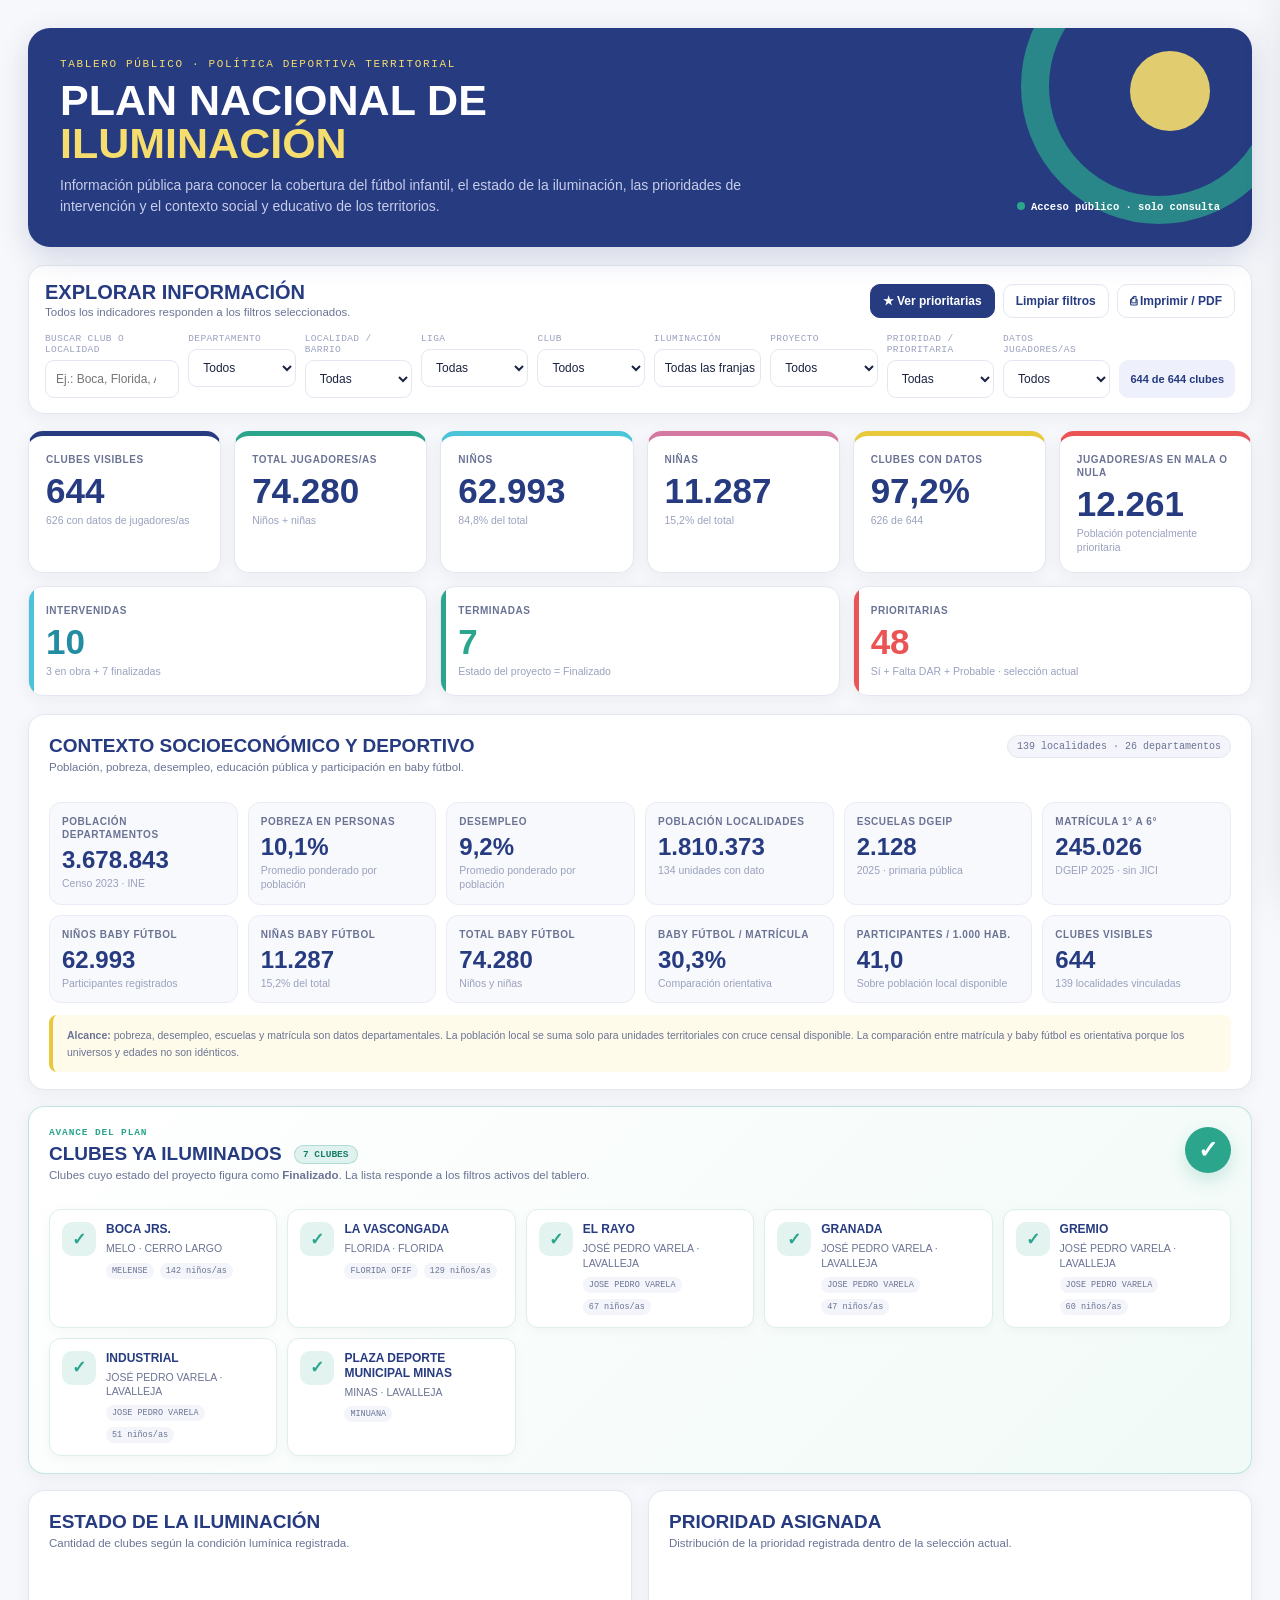
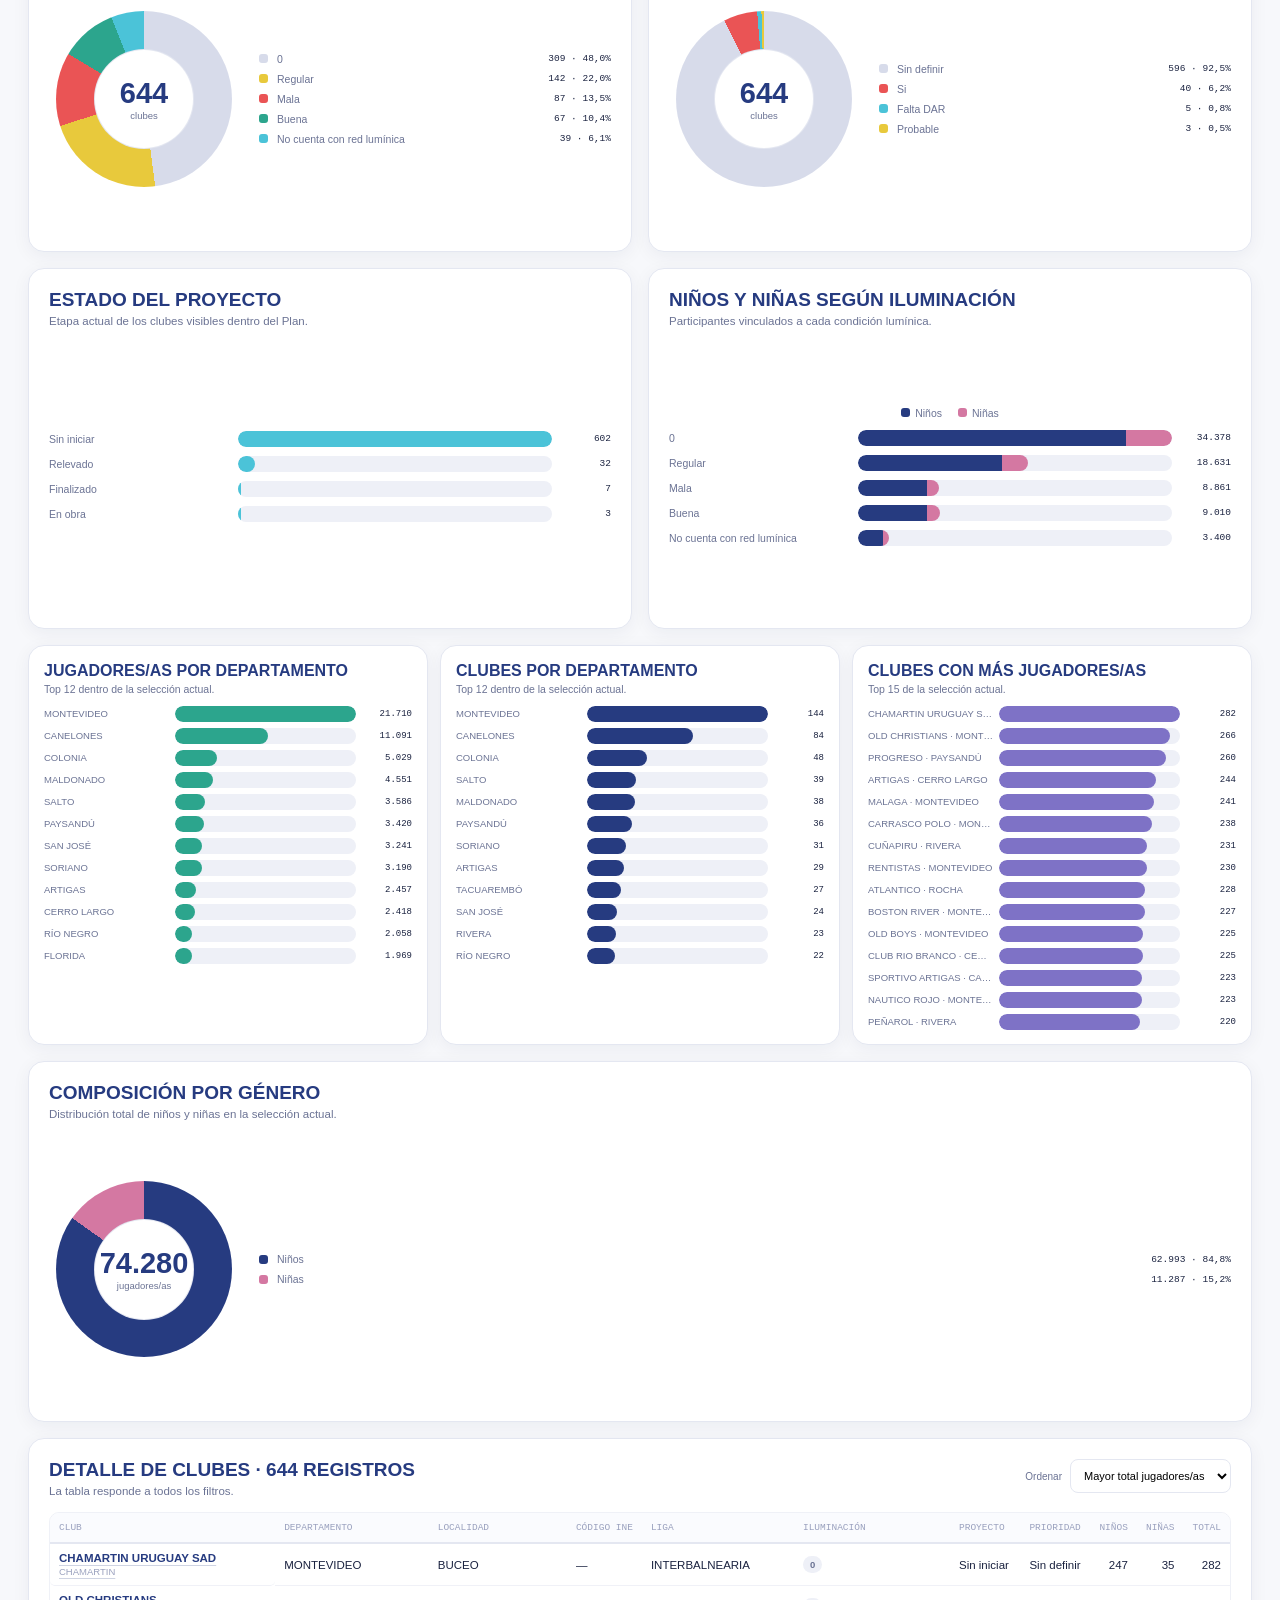
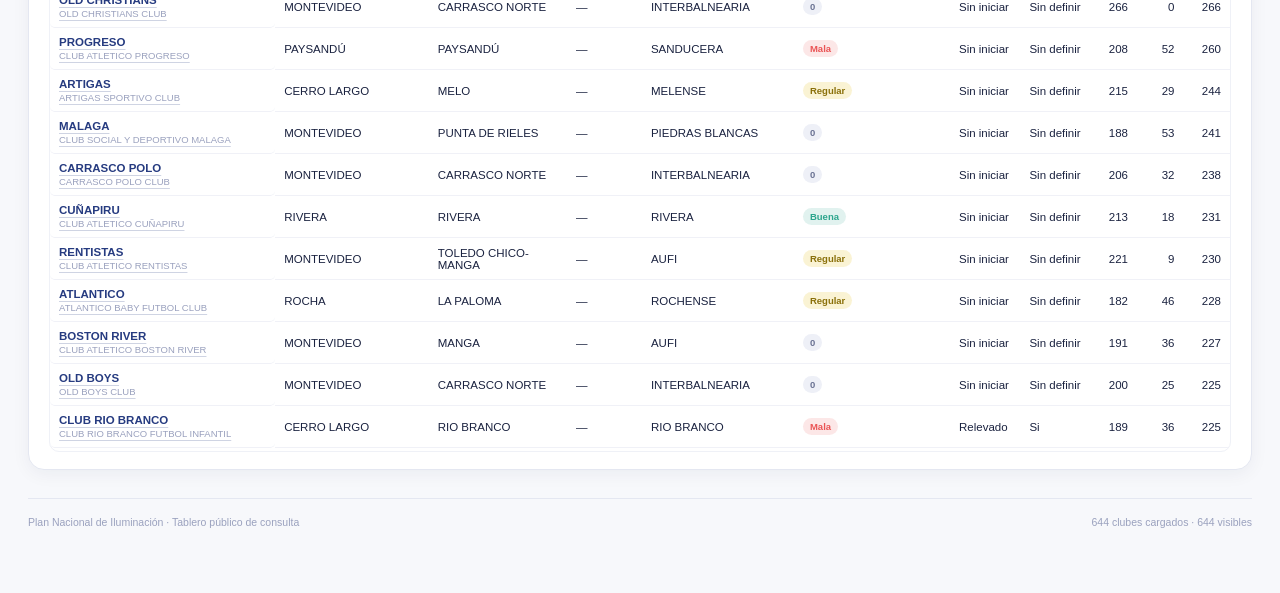
<file: index.html>
<!doctype html>
<html lang="es">
<head>
<meta charset="utf-8">
<meta name="viewport" content="width=device-width,initial-scale=1">
<meta name="theme-color" content="#263B80">
<title>Plan Nacional de Iluminación</title>
<style>
:root{--navy:#263B80;--teal:#2CA58D;--bg:#F7F8FB;--text:#1B2340;--muted:#6B7394}*{box-sizing:border-box}body{margin:0;background:var(--bg);font-family:Inter,Segoe UI,Arial,sans-serif;color:var(--text);display:grid;place-items:center;min-height:100vh}.box{width:min(560px,calc(100% - 32px));background:#fff;border:1px solid #E4E7F1;border-radius:20px;padding:28px;text-align:center;box-shadow:0 10px 30px rgba(38,59,128,.10)}.mark{width:54px;height:54px;margin:0 auto 16px;border-radius:50%;border:7px solid #E9ECF7;border-top-color:var(--teal);animation:s .8s linear infinite}h1{font-size:23px;color:var(--navy);margin:0 0 8px;text-transform:uppercase}p{color:var(--muted);font-size:13px;line-height:1.5;margin:0}.err{display:none;color:#9c3434;background:#fff2f2;border:1px solid #f0c2c2;padding:12px;border-radius:10px;margin-top:15px;font-size:12px}@keyframes s{to{transform:rotate(360deg)}}
</style>
</head>
<body>
<div class="box"><div class="mark" id="spinner"></div><h1>Plan Nacional de Iluminación</h1><p id="msg">Cargando tablero público…</p><div class="err" id="err"></div></div>
<script>
(async()=>{
 try{
  if(!('DecompressionStream' in window)) throw new Error('El navegador necesita una versión más reciente para abrir el tablero.');
  const files=['payload/public-v9-01.b64','payload/public-v9-02.b64','payload/public-v9-03.b64','payload/public-v9-04.b64','payload/public-v9-05.b64'];
  const parts=await Promise.all(files.map(f=>fetch(f+'?v=9',{cache:'no-store'}).then(r=>{if(!r.ok)throw new Error('No se pudo cargar '+f);return r.text()})));
  const b64=parts.join('').replace(/\s/g,'');
  const bin=atob(b64);
  const bytes=new Uint8Array(bin.length);
  for(let i=0;i<bin.length;i++)bytes[i]=bin.charCodeAt(i);
  const stream=new Blob([bytes]).stream().pipeThrough(new DecompressionStream('gzip'));
  let html=await new Response(stream).text();
  const css='<link rel="stylesheet" href="club-detail.css?v=2">';
  const js='<script src="club-detail.js?v=2"><\/script><script src="club-detail-fixes-v2.js?v=2"><\/script>';
  if(/<\/head\s*>/i.test(html)) html=html.replace(/<\/head\s*>/i,css+'\n</head>'); else html=css+html;
  if(/<\/body\s*>/i.test(html)) html=html.replace(/<\/body\s*>/i,js+'\n</body>'); else html+=js;
  document.open();document.write(html);document.close();
 }catch(e){
  document.getElementById('spinner').style.display='none';
  document.getElementById('msg').textContent='No fue posible cargar el tablero.';
  const el=document.getElementById('err');el.style.display='block';el.textContent=e.message||String(e);
 }
})();
</script>
</body>
</html>
</file>
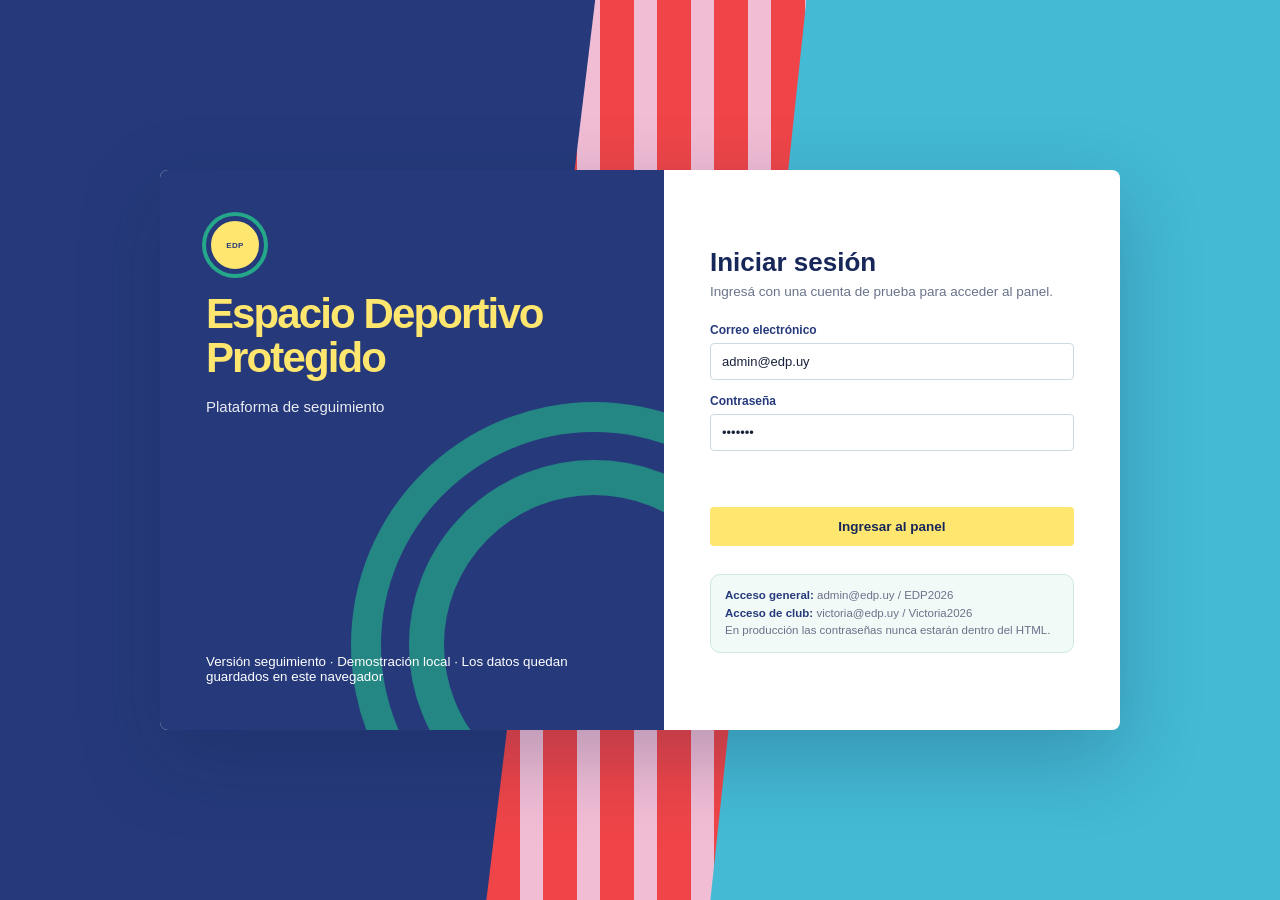
<file: edp/index.html>
<!DOCTYPE html>
<html lang="es">
<head>
<meta charset="UTF-8">
<meta name="viewport" content="width=device-width, initial-scale=1.0">
<title>Espacios Deportivos Protegidos — Panel de gestión</title>
<style>
  :root{
    --teal-500:#2CA58D;
    --teal-600:#22876F;
    --teal-700:#185A4A;
    --navy-900:#263B80;
    --navy-800:#1D2E66;
    --sidebar-grad: linear-gradient(180deg,#263B80 0%, #22876F 100%);
    --bg:#F7F8FB;
    --card:#FFFFFF;
    --line:#E4E7F1;
    --text-900:#1B2340;
    --text-600:#6B7394;
    --text-400:#9AA1BE;
    --green:#2CA58D;
    --green-bg:#E3F4EF;
    --amber:#96780A;
    --amber-bg:#FBF3D3;
    --red:#EA5455;
    --red-bg:#FCE6E6;
    --blue:#4BC3D8;
    --radius:12px;
    --shadow: 0 1px 2px rgba(15,36,48,.04), 0 4px 16px rgba(15,36,48,.06);
    font-family: -apple-system, "Segoe UI", Roboto, Helvetica, Arial, sans-serif;
  }
  *{box-sizing:border-box;}
  body{margin:0;background:var(--bg);color:var(--text-900);}
  a{text-decoration:none;color:inherit;}
  button{font-family:inherit;cursor:pointer;}

  /* ---------- LAYOUT ---------- */
  .app{display:grid;grid-template-columns:248px 1fr;min-height:100vh;}

  /* ---------- SIDEBAR ---------- */
  .sidebar{background:var(--sidebar-grad);color:#fff;display:flex;flex-direction:column;position:sticky;top:0;height:100vh;}
  .brand{display:flex;align-items:center;gap:10px;padding:20px 18px;background:#fff;color:var(--navy-900);}
  .brand-logo{width:38px;height:38px;border-radius:50%;background:conic-gradient(from 90deg,#1CA971,#2F6FE0,#E0A315,#E14B4B,#1CA971);flex:0 0 auto;}
  .brand-text{line-height:1.15;}
  .brand-text b{display:block;font-size:12.5px;letter-spacing:.02em;font-weight:800;}
  .brand-text span{display:block;font-size:10px;color:var(--text-600);margin-top:2px;}

  nav.menu{flex:1;padding:14px 10px;overflow-y:auto;}
  .menu-item{display:flex;align-items:center;gap:12px;padding:11px 12px;border-radius:9px;color:rgba(255,255,255,.88);font-size:14px;font-weight:500;margin-bottom:2px;transition:background .15s;}
  .menu-item .ic{width:18px;height:18px;flex:0 0 auto;opacity:.95;}
  .menu-item:hover{background:rgba(255,255,255,.10);}
  .menu-item.active{background:rgba(255,255,255,.18);color:#fff;font-weight:700;}
  .menu-sep{height:1px;background:rgba(255,255,255,.18);margin:14px 12px;}
  .menu-footer{padding:14px 10px 18px;}
  .sponsor-strip{padding:16px 18px 20px;font-size:10px;color:rgba(255,255,255,.7);border-top:1px solid rgba(255,255,255,.15);}

  /* ---------- MAIN ---------- */
  .main{display:flex;flex-direction:column;min-width:0;}
  .topbar{background:#fff;border-bottom:1px solid var(--line);padding:14px 28px;display:flex;align-items:center;justify-content:space-between;}
  .topbar h1{font-size:19px;margin:0;font-weight:800;color:var(--navy-900);}
  .topbar p{margin:2px 0 0;font-size:12.5px;color:var(--text-600);}
  .top-actions{display:flex;align-items:center;gap:18px;position:relative;}
  .icon-btn{position:relative;width:34px;height:34px;border-radius:50%;background:#F1F5F7;border:none;display:flex;align-items:center;justify-content:center;color:var(--text-600);}
  .badge{position:absolute;top:-3px;right:-3px;background:var(--red);color:#fff;font-size:10px;font-weight:700;border-radius:50%;width:16px;height:16px;display:flex;align-items:center;justify-content:center;}
  .user-chip{display:flex;align-items:center;gap:10px;padding:4px 10px 4px 4px;border:0;border-radius:20px;background:#F1F5F7;color:inherit;font:inherit;text-align:left;cursor:pointer;}
  .user-chip:hover,.user-chip[aria-expanded="true"]{background:#E5EDF0;}
  .user-chip:focus-visible{outline:3px solid rgba(14,142,158,.24);outline-offset:2px;}
  .user-chip .avatar{width:30px;height:30px;border-radius:50%;background:var(--navy-900);color:#fff;font-size:12px;font-weight:700;display:flex;align-items:center;justify-content:center;}
  .user-chip .u b{display:block;font-size:12.5px;}
  .user-chip .u span{display:block;font-size:10.5px;color:var(--text-600);}
  .user-chip .chevron{font-size:10px;color:var(--text-600);transition:transform .15s;}
  .user-chip[aria-expanded="true"] .chevron{transform:rotate(180deg);}

  .content{padding:24px 28px 60px;}
  .view{display:none;}
  .view.active{display:block;}

  .grid3{display:grid;grid-template-columns:repeat(3,1fr);gap:18px;}
  .grid2{display:grid;grid-template-columns:1fr 1fr;gap:18px;margin-top:18px;}
  @media(max-width:1150px){.grid3,.grid2{grid-template-columns:1fr;}}

  .card{background:var(--card);border-radius:var(--radius);box-shadow:var(--shadow);border:1px solid var(--line);padding:18px 18px 8px;}
  .card-head{display:flex;align-items:center;justify-content:between;justify-content:space-between;margin-bottom:14px;}
  .card-head h3{font-size:14.5px;margin:0;font-weight:800;color:var(--navy-900);}
  .card-head a{font-size:12.5px;color:var(--teal-600);font-weight:700;}

  .status-hero{background:linear-gradient(120deg,#12A583,#0E8E9E);border-radius:10px;padding:18px;color:#fff;display:flex;align-items:center;gap:14px;}
  .status-hero .badge-shield{width:46px;height:46px;border-radius:50%;background:rgba(255,255,255,.18);display:flex;align-items:center;justify-content:center;flex:0 0 auto;font-size:20px;}
  .status-hero h4{margin:0 0 2px;font-size:16px;}
  .status-hero p{margin:0;font-size:12.5px;opacity:.9;}

  .compliance-row{display:flex;justify-content:space-between;align-items:baseline;margin:16px 0 6px;font-size:13px;font-weight:700;color:var(--navy-900);}
  .compliance-row b{font-size:20px;}
  .bar-track{height:9px;background:#EAF1F3;border-radius:6px;overflow:hidden;}
  .bar-fill{height:100%;background:linear-gradient(90deg,#1CA971,#0EA5B7);border-radius:6px;}
  .card-sub{font-size:12px;color:var(--text-600);margin:8px 0 16px;}

  .list-item{display:flex;align-items:center;gap:12px;padding:12px 4px;border-bottom:1px solid var(--line);cursor:default;}
  .list-item:last-child{border-bottom:none;}
  .dot-icon{width:30px;height:30px;border-radius:8px;display:flex;align-items:center;justify-content:center;flex:0 0 auto;font-size:14px;}
  .dot-icon.ok{background:var(--green-bg);color:var(--green);}
  .dot-icon.warn{background:var(--amber-bg);color:var(--amber);}
  .dot-icon.bad{background:var(--red-bg);color:var(--red);}
  .li-text b{display:block;font-size:13px;font-weight:700;}
  .li-text span{display:block;font-size:11.5px;color:var(--text-600);margin-top:1px;}
  .li-chevron{margin-left:auto;color:var(--text-400);}

  .date-item{display:flex;align-items:center;gap:12px;padding:12px 4px;border-bottom:1px solid var(--line);}
  .date-item:last-child{border-bottom:none;}
  .date-box{width:44px;height:44px;border-radius:9px;background:#F1F5F7;display:flex;flex-direction:column;align-items:center;justify-content:center;flex:0 0 auto;}
  .date-box b{font-size:15px;line-height:1;}
  .date-box span{font-size:9px;color:var(--text-600);text-transform:uppercase;}
  .pill{margin-left:auto;font-size:10.5px;font-weight:700;padding:4px 10px;border-radius:20px;white-space:nowrap;}
  .pill.next{background:var(--amber-bg);color:var(--amber);}
  .pill.progress{background:#E8EEFB;color:var(--blue);}
  .pill.pending{background:var(--green-bg);color:var(--green);}
  .pill.closed{background:var(--green-bg);color:var(--green);}
  .pill.follow{background:var(--amber-bg);color:var(--amber);}

  .indicator-row{display:flex;align-items:center;gap:10px;padding:9px 0;}
  .indicator-row .ic{width:16px;height:16px;border-radius:4px;flex:0 0 auto;}
  .indicator-row .ic.mine{background:var(--green);}
  .indicator-row .ic.dept{background:var(--blue);}
  .indicator-row .ic.nat{background:var(--navy-900);}
  .indicator-row span{font-size:12.5px;flex:1;}
  .indicator-row b{font-size:14px;}
  .spark{width:70px;height:20px;flex:0 0 auto;}

  .comp-row{margin:10px 0;}
  .comp-row .comp-top{display:flex;justify-content:space-between;font-size:12px;margin-bottom:4px;color:var(--text-600);}
  .comp-track{height:7px;background:#EAF1F3;border-radius:5px;overflow:hidden;}
  .comp-fill{height:100%;background:var(--teal-600);border-radius:5px;}

  .btn-primary{display:flex;align-items:center;justify-content:center;gap:8px;background:var(--teal-600);color:#fff;border:none;border-radius:9px;padding:12px;font-size:13.5px;font-weight:700;width:100%;margin:14px 0;}
  .btn-primary:hover{background:var(--teal-700);}

  .tabs{display:flex;gap:8px;margin-bottom:16px;}
  .tab{padding:8px 16px;border-radius:8px;font-size:12.5px;font-weight:700;color:var(--text-600);background:#F1F5F7;border:none;}
  .tab.active{background:var(--teal-600);color:#fff;}

  .req-row{display:flex;align-items:center;gap:12px;padding:13px 4px;border-bottom:1px solid var(--line);}
  .req-row:last-child{border-bottom:none;}

  table.data-table{width:100%;border-collapse:collapse;font-size:13px;}
  table.data-table th{text-align:left;font-size:11px;text-transform:uppercase;letter-spacing:.03em;color:var(--text-600);padding:10px 8px;border-bottom:2px solid var(--line);}
  table.data-table td{padding:12px 8px;border-bottom:1px solid var(--line);}
  .tag{font-size:10.5px;font-weight:700;padding:4px 10px;border-radius:20px;}
  .tag.ok{background:var(--green-bg);color:var(--green);}
  .tag.warn{background:var(--amber-bg);color:var(--amber);}
  .tag.bad{background:var(--red-bg);color:var(--red);}

  .req-category{border:1px solid var(--line);border-radius:10px;margin-bottom:10px;overflow:hidden;background:#fff;}
  .req-category summary{list-style:none;cursor:pointer;padding:13px 16px;display:flex;align-items:center;gap:14px;background:#F8FAFB;}
  .req-category summary::-webkit-details-marker{display:none;}
  .req-category summary::before{content:'\203A';font-size:19px;color:var(--text-400);transition:transform .15s;flex:0 0 auto;line-height:1;}
  .req-category[open] summary::before{transform:rotate(90deg);}
  .req-category summary b{font-size:13.5px;color:var(--navy-900);flex:0 0 auto;min-width:150px;}
  .req-category summary .comp-track{flex:1;}
  .req-category summary .req-cat-pct{font-size:13px;font-weight:700;color:var(--navy-900);flex:0 0 auto;width:38px;text-align:right;}
  .req-category summary .req-cat-count{font-size:11px;color:var(--text-600);flex:0 0 auto;white-space:nowrap;}
  .req-category-body{padding:4px 16px 16px;}
  table.manual-table{width:100%;border-collapse:collapse;font-size:12.5px;margin-top:4px;}
  table.manual-table th{text-align:left;font-size:10.5px;text-transform:uppercase;letter-spacing:.03em;color:var(--text-600);padding:8px 6px;border-bottom:2px solid var(--line);}
  table.manual-table td{padding:9px 6px;border-bottom:1px solid var(--line);vertical-align:top;}
  .check-cell{white-space:nowrap;}
  .check-cell label{display:inline-flex;align-items:center;gap:3px;font-size:11.5px;color:var(--text-600);margin-right:10px;cursor:pointer;}
  .check-cell input[type=radio]{accent-color:var(--teal-600);}
  .requirement-name-btn{border:0;background:none;padding:0;color:var(--navy-900);font:inherit;font-weight:750;text-align:left;cursor:pointer;}
  .requirement-name-btn:hover{color:var(--teal-600);text-decoration:underline;}
  .requirement-check-table{width:100%;border-collapse:collapse;margin-top:4px;font-size:13px;}
  .requirement-check-table th{padding:9px 10px;text-align:left;border-top:1px solid var(--text-900);border-bottom:1px solid var(--text-900);font-size:11px;color:var(--text-900);}
  .requirement-check-table td{padding:9px 10px;border-bottom:1px solid var(--text-900);vertical-align:middle;}
  .requirement-check-table th:first-child,.requirement-check-table td:first-child{width:66%;}
  .requirement-check-table input[type="text"],.requirement-check-table input[type="date"]{width:100%;border:1px solid #ccd9df;border-radius:7px;padding:8px 9px;font:inherit;font-size:12.5px;}
  .requirement-check-options{display:flex;align-items:center;gap:10px;flex-wrap:wrap;}
  .requirement-check-options label{display:inline-flex;align-items:center;gap:4px;white-space:nowrap;font-size:12px;}
  .requirement-check-options input{accent-color:var(--teal-600);}
  .requirement-sheet-meta{font-size:12px;color:var(--text-600);margin:-8px 0 14px;}
  .placeholder-note{background:#EFF7F9;border:1px dashed #BFE0E6;border-radius:10px;padding:14px 16px;font-size:12.5px;color:var(--teal-700);margin-bottom:16px;}

  .map-wrap{border-radius:10px;overflow:hidden;border:1px solid var(--line);margin-top:10px;}
  .legend{display:flex;gap:16px;font-size:11.5px;color:var(--text-600);margin-top:10px;flex-wrap:wrap;}
  .legend span{display:inline-flex;align-items:center;gap:5px;}
  .legend i{width:8px;height:8px;border-radius:50%;display:inline-block;}

  /* ---------- DEMO FUNCIONAL: LOGIN, FORMULARIOS Y MODALES ---------- */
  .hidden{display:none!important;}
  .login-screen{min-height:100vh;display:grid;place-items:center;padding:28px;background:linear-gradient(135deg,#e9f7f8 0%,#f5f8fa 52%,#dcecf2 100%);}
  .login-shell{width:min(960px,100%);display:grid;grid-template-columns:1.05fr .95fr;background:#fff;border:1px solid var(--line);border-radius:20px;overflow:hidden;box-shadow:0 24px 70px rgba(11,47,74,.16);}
  .login-brand{padding:46px;background:var(--sidebar-grad);color:#fff;display:flex;flex-direction:column;justify-content:space-between;min-height:560px;}
  .login-brand h1{font-size:34px;line-height:1.05;margin:18px 0 14px;max-width:390px;}
  .login-brand p{font-size:15px;line-height:1.55;opacity:.9;max-width:420px;}
  .login-form{padding:46px;display:flex;flex-direction:column;justify-content:center;}
  .login-form h2{margin:0 0 6px;color:var(--navy-900);font-size:26px;}
  .login-form>p{margin:0 0 24px;color:var(--text-600);font-size:13.5px;}
  .field{display:flex;flex-direction:column;gap:6px;margin-bottom:14px;}
  .field label{font-size:12px;font-weight:750;color:var(--navy-900);}
  .field input,.field select,.field textarea,.club-select{width:100%;border:1px solid #ccd9df;border-radius:9px;padding:10px 11px;background:#fff;color:var(--text-900);font:inherit;font-size:13px;}
  .field textarea{min-height:80px;resize:vertical;}
  .field input:focus,.field select:focus,.field textarea:focus,.club-select:focus{outline:3px solid rgba(14,165,183,.14);border-color:var(--teal-500);}
  .login-error{min-height:20px;color:var(--red);font-size:12px;margin:2px 0 6px;}
  .demo-box{background:#f1f8fa;border:1px solid #cfe7eb;border-radius:10px;padding:12px 14px;font-size:11.5px;line-height:1.55;color:var(--text-600);margin-top:14px;}
  .demo-box b{color:var(--navy-900);}
  .top-club{min-width:230px;}
  .club-select{padding:8px 10px;font-weight:650;background:#f6f9fa;}
  .btn-secondary,.btn-danger,.btn-small{border:1px solid #cddbe0;background:#fff;color:var(--navy-900);border-radius:8px;padding:9px 12px;font-size:12.5px;font-weight:700;}
  .btn-secondary:hover,.btn-small:hover{background:#f1f6f8;}
  .btn-danger{border-color:#f0bbbb;color:#bd3030;background:#fff7f7;}
  .btn-small{padding:6px 9px;font-size:11.5px;}
  .btn-inline{width:auto;margin:0;padding:9px 14px;display:inline-flex;}
  .form-grid{display:grid;grid-template-columns:repeat(2,minmax(0,1fr));gap:0 16px;}
  .form-actions{display:flex;gap:9px;align-items:center;flex-wrap:wrap;margin-top:8px;}
  .toolbar{display:flex;justify-content:space-between;gap:12px;align-items:center;margin-bottom:16px;flex-wrap:wrap;}
  .toolbar-actions{display:flex;gap:8px;flex-wrap:wrap;}
  .grid4{display:grid;grid-template-columns:repeat(4,minmax(0,1fr));gap:14px;margin:0 0 18px;}
  .kpi-card{background:#fff;border:1px solid var(--line);border-radius:11px;padding:14px 16px;box-shadow:var(--shadow);display:grid;grid-template-columns:1fr auto;align-items:center;gap:3px 12px;}
  .kpi-card span{font-size:12px;font-weight:750;color:var(--text-600);}.kpi-card b{font-size:24px;color:var(--navy-900);grid-row:1/3;grid-column:2}.kpi-card small{font-size:11px;color:var(--text-600);}
  .notice{padding:11px 13px;border-radius:9px;font-size:12.5px;margin:0 0 14px;background:#eef8f5;color:#147251;border:1px solid #cceadf;}
  .notice.warn{background:#fff8e8;color:#855f08;border-color:#f1dfb4;}
  .club-row-actions{display:flex;gap:6px;}
  .editable-status{min-width:115px;border:1px solid #d5e0e4;border-radius:7px;padding:6px;background:#fff;font-size:11.5px;}
  .file-input{display:none;}
  .section-help{font-size:12.5px;line-height:1.55;color:var(--text-600);margin:0 0 16px;}
  .modal-backdrop{position:fixed;inset:0;background:rgba(7,28,42,.55);display:grid;place-items:center;padding:20px;z-index:50;}
  .modal{background:#fff;border-radius:14px;width:min(680px,100%);max-height:90vh;overflow:auto;box-shadow:0 30px 90px rgba(0,0,0,.25);padding:22px;}
  .modal-head{display:flex;align-items:center;justify-content:space-between;gap:10px;margin-bottom:16px;}
  .modal-head h3{margin:0;color:var(--navy-900);}
  .modal-close{border:none;background:#eef3f5;border-radius:50%;width:32px;height:32px;font-size:18px;}
  .mobile-menu{display:none;}
  .top-popover{position:absolute;right:0;top:48px;width:min(390px,calc(100vw - 28px));background:#fff;border:1px solid var(--line);border-radius:12px;box-shadow:0 18px 55px rgba(11,47,74,.22);z-index:60;overflow:hidden;}
  #helpPanel{right:44px;}#userPanel{width:250px;right:0;}.user-menu-summary{padding:13px 14px;border-bottom:1px solid var(--line);}.user-menu-summary b,.user-menu-summary span{display:block}.user-menu-summary b{font-size:12.5px;color:var(--navy-900)}.user-menu-summary span{font-size:11px;color:var(--text-600);margin-top:3px}.user-menu-action{width:100%;display:flex;align-items:center;gap:9px;padding:11px 14px;border:0;background:#fff;color:#B52D2D;font:inherit;font-size:12.5px;font-weight:750;text-align:left;cursor:pointer}.user-menu-action:hover{background:#FFF4F4}.popover-head{display:flex;align-items:center;justify-content:space-between;gap:10px;padding:13px 14px;border-bottom:1px solid var(--line);color:var(--navy-900);}.popover-body{max-height:430px;overflow:auto;padding:8px 14px 14px;}.popover-item{display:flex;gap:10px;padding:11px 2px;border-bottom:1px solid var(--line);}.popover-item:last-child{border-bottom:none}.popover-item .dot-icon{width:28px;height:28px}.popover-item b{display:block;font-size:12px}.popover-item span{display:block;font-size:11px;color:var(--text-600);margin-top:2px;line-height:1.35}.popover-empty{padding:22px 4px;text-align:center;color:var(--text-600);font-size:12px}.help-content p{font-size:12px;line-height:1.5;color:var(--text-600);margin:10px 0}.help-content b{color:var(--navy-900)}
  @media(max-width:820px){
    .login-shell{grid-template-columns:1fr}.login-brand{min-height:auto;padding:30px}.login-brand h1{font-size:27px}.login-form{padding:30px}
    .app{grid-template-columns:1fr}.sidebar{position:fixed;left:-260px;width:248px;z-index:40;transition:left .2s}.sidebar.open{left:0}
    .mobile-menu{display:flex}.topbar{padding:12px 16px;gap:10px}.content{padding:18px 14px 50px}.top-actions{gap:7px}.top-club{min-width:150px}.user-chip .u{display:none}
    .form-grid{grid-template-columns:1fr}.grid4{grid-template-columns:1fr 1fr}.data-table{display:block;overflow-x:auto}.topbar h1{font-size:16px}.topbar p{display:none}
  }
  /* ==========================================================
     IDENTIDAD EDP 2026
     Capa visual: conserva los selectores y la lógica del mockup.
     ========================================================== */
  :root{
    --teal-500:#24A889;--teal-600:#1E947A;--teal-700:#16705E;
    --navy-900:#263A7B;--navy-800:#172759;
    --sidebar-grad:linear-gradient(180deg,#263A7B 0%,#172759 100%);
    --bg:#F4F6F7;--card:#FFF;--line:#E3E8EB;--text-900:#18213A;--text-600:#69738A;
    --green:#24A889;--green-bg:#E3F6F1;--amber:#9B6B00;--amber-bg:#FFF7D7;
    --red:#EF4548;--red-bg:#FFF0F0;--blue:#44BAD4;--yellow:#FFE66F;
    --pink:#F1BDD5;--coral:#EF4548;--radius:7px;
    --shadow:0 14px 36px rgba(27,41,84,.08);
    font-family:"Segoe UI",Arial,sans-serif;
  }
  body{background:var(--bg)}
  .app{grid-template-columns:260px 1fr}
  .sidebar{background:var(--navy-900);overflow:hidden;isolation:isolate}
  .sidebar::after{content:"";position:absolute;z-index:-1;right:-72px;bottom:45px;width:220px;height:220px;border-radius:50%;background:radial-gradient(circle,var(--yellow) 0 18%,var(--navy-900) 18% 29%,var(--teal-500) 29% 43%,var(--navy-900) 43% 58%,var(--teal-500) 58% 68%,transparent 68%);opacity:.2}
  .brand{min-height:86px;padding:16px 18px;background:#fff;border-bottom:1px solid var(--line)}
  .brand-logo{position:relative;width:46px;height:46px;background:var(--yellow)!important;border:5px solid var(--navy-900);box-shadow:0 0 0 4px var(--teal-500),0 0 0 7px var(--navy-900)}
  .brand-logo::after{content:"EDP";position:absolute;inset:0;display:grid;place-items:center;color:var(--navy-900);font-size:8px;font-weight:900;letter-spacing:.04em}
  .brand-text b{font-size:11px;line-height:1.15;color:var(--navy-900)}
  .brand-text span{color:var(--teal-600);font-size:9px;font-weight:700}
  nav.menu{padding:22px 12px}.menu-item{position:relative;margin-bottom:4px;padding:12px 13px;border-radius:5px;font-size:13px}
  .menu-item:hover{background:rgba(255,255,255,.1)}
  .menu-item.active{color:var(--navy-900);background:var(--yellow);box-shadow:0 8px 18px rgba(9,19,54,.18)}
  .menu-item.active::before{content:"";position:absolute;top:9px;bottom:9px;left:-12px;width:4px;background:var(--coral)}
  .menu-item .ic{display:grid;place-items:center;font-size:15px}.sponsor-strip{color:rgba(255,255,255,.65);border-color:rgba(255,255,255,.13);line-height:1.6}
  .topbar{min-height:86px;padding:14px 30px;border-bottom:1px solid var(--line);box-shadow:0 3px 16px rgba(27,41,84,.035)}
  .topbar h1{color:var(--navy-800);font-size:20px;letter-spacing:-.02em}
  .topbar p{color:var(--teal-600);font-size:11px;font-weight:800;letter-spacing:.1em;text-transform:uppercase}
  .icon-btn,.user-chip{border-radius:5px;background:#F4F6F7}.user-chip .avatar{border-radius:4px;background:var(--navy-900)}
  .club-select{border-radius:4px;background:#fff;border-color:var(--line)}.content{padding:30px 32px 70px}
  .edp-dashboard-hero{position:relative;display:grid;grid-template-columns:minmax(0,1.1fr) minmax(320px,.9fr);min-height:265px;margin:-30px -32px 28px;overflow:hidden;color:#fff;background:var(--navy-900)}
  .edp-dashboard-hero::before{content:"";position:absolute;inset:0 0 0 59%;background:var(--blue)}
  .edp-dashboard-hero::after{content:"";position:absolute;z-index:1;top:0;bottom:0;left:48%;width:24%;background:repeating-linear-gradient(90deg,var(--coral) 0 26px,var(--pink) 26px 43px);clip-path:polygon(38% 0,100% 0,68% 100%,0 100%)}
  .edp-hero-copy{position:relative;z-index:2;align-self:center;padding:38px 44px;max-width:700px}
  .edp-hero-copy small{display:block;margin-bottom:12px;color:var(--yellow);font-size:10px;font-weight:900;letter-spacing:.18em;text-transform:uppercase}
  .edp-hero-copy h2{max-width:560px;margin:0;font-size:clamp(28px,3.4vw,48px);line-height:1.02;letter-spacing:-.05em}
  .edp-hero-copy h2 span{color:var(--yellow)}.edp-hero-copy p{max-width:530px;margin:15px 0 0;color:#DFE5F7;font-size:13px;line-height:1.55}
  .edp-hero-mark{position:absolute;z-index:2;top:50%;right:7%;width:190px;height:190px;transform:translateY(-50%);border-radius:50%;background:radial-gradient(circle,var(--yellow) 0 18%,var(--navy-900) 18% 29%,var(--teal-500) 29% 43%,var(--navy-900) 43% 58%,var(--teal-500) 58% 68%,var(--navy-900) 68% 80%,var(--teal-500) 80%)}
  .edp-hero-mark::after{content:"ESPACIO\A DEPORTIVO\A PROTEGIDO";white-space:pre;position:absolute;inset:35%;display:grid;place-items:center;color:var(--navy-900);font-size:8px;font-weight:900;line-height:1.45;text-align:center}
  .placeholder-note{background:#FFF9E6;border:1px solid #F0D787;border-left:4px solid var(--yellow);border-radius:4px;color:#735A13}
  .grid4{gap:16px}.kpi-card{position:relative;overflow:hidden;border-radius:6px;padding:17px 18px;box-shadow:none;transition:transform .18s,box-shadow .18s}
  .kpi-card::before{content:"";position:absolute;top:0;right:0;left:0;height:4px;background:var(--coral)}
  .kpi-card:nth-child(2)::before{background:var(--teal-500)}.kpi-card:nth-child(3)::before{background:var(--yellow)}.kpi-card:nth-child(4)::before{background:var(--navy-900)}
  .kpi-card:hover{transform:translateY(-3px);box-shadow:var(--shadow)}.kpi-card b{color:var(--navy-900);font-size:28px}
  .card{border-radius:7px;padding:20px 20px 10px;box-shadow:none;transition:box-shadow .18s}.card:hover{box-shadow:0 12px 32px rgba(27,41,84,.07)}
  .card-head h3{color:var(--navy-800);font-size:14px}.card-head a{color:var(--navy-900);border-bottom:1px solid #AEB5C8}
  .status-hero{position:relative;overflow:hidden;background:var(--navy-900);border-radius:5px}
  .status-hero::after{content:"";position:absolute;right:-28px;width:115px;height:115px;border-radius:50%;border:18px solid var(--teal-500);box-shadow:0 0 0 16px var(--navy-900),0 0 0 30px var(--teal-500);opacity:.5}
  .bar-fill,.comp-fill{background:var(--teal-500)}.bar-track,.comp-track{background:#E8EEF0}
  .btn-primary{color:var(--navy-800);background:var(--yellow);border-radius:4px}.btn-primary:hover{background:#FFDC3E}
  .btn-secondary,.btn-danger,.btn-small,.tab,.field input,.field select,.field textarea{border-radius:4px}
  .tab.active{color:#fff;background:var(--navy-900)}.dot-icon,.date-box{border-radius:4px}.req-category{border-radius:5px}
  .req-category summary{background:#F7F9F9}.tag,.pill{border-radius:3px}table.data-table th{color:var(--navy-900)}table.data-table tbody tr:hover{background:#FAFBFB}
  .login-screen{position:relative;overflow:hidden;background:var(--blue)}
  .login-screen::before{content:"";position:absolute;inset:0 48% 0 0;background:var(--navy-900)}
  .login-screen::after{content:"";position:absolute;top:0;bottom:0;left:38%;width:25%;background:repeating-linear-gradient(90deg,var(--coral) 0 34px,var(--pink) 34px 57px);clip-path:polygon(34% 0,100% 0,70% 100%,0 100%)}
  .login-shell{position:relative;z-index:2;border:0;border-radius:8px;box-shadow:0 28px 80px rgba(15,30,75,.25)}
  .login-brand{position:relative;overflow:hidden;background:var(--navy-900)}
  .login-brand::after{content:"";position:absolute;right:-115px;bottom:-100px;width:300px;height:300px;border-radius:50%;border:35px solid var(--teal-500);box-shadow:0 0 0 28px var(--navy-900),0 0 0 58px var(--teal-500);opacity:.7}
  .login-brand .brand-logo{width:58px!important;height:58px!important}.login-brand h1{position:relative;z-index:1;color:var(--yellow);font-size:42px;letter-spacing:-.045em}
  .login-brand p,.login-brand small{position:relative;z-index:1}.login-form h2{color:var(--navy-800)}.demo-box{background:#F2FAF8;border-color:#CBE9E1}
  .modal{border-radius:7px;border-top:5px solid var(--teal-500)}.modal-close{border-radius:4px}
  .read-only .btn-danger{display:none!important}
  .auth-role-note{margin:0 0 16px;padding:10px 12px;color:var(--navy-900);background:#F2FAF8;border:1px solid #CBE9E1;border-radius:4px;font-size:12px}
  /* Inicio: tablero operativo inspirado en la referencia visual. Se conservan
     los componentes originales para que sus cálculos sigan alimentando la vista. */
  #view-inicio>.edp-dashboard-hero,
  #view-inicio>.placeholder-note,
  #view-inicio>.dashboard-indicators-head,
  #view-inicio>#dashboardKpis,
  #view-inicio>#dashboardCustomIndicators{display:none!important}
  #view-inicio.active{
    display:grid;
    grid-template-columns:minmax(0,1fr) minmax(0,1fr);
    grid-template-areas:
      "state indicators"
      "actions actions";
    gap:18px;
    align-items:stretch;
  }
  #view-inicio>.grid3,#view-inicio>.grid2{display:contents!important}
  #view-inicio>.home-primary>.card:nth-child(1){grid-area:state}
  #view-inicio>.home-primary>.card:nth-child(2){grid-area:actions}
  #view-inicio>.home-primary>.card:nth-child(3){display:none!important}
  #view-inicio>.home-secondary>.card:nth-child(1),
  #view-inicio>.home-secondary>.card:nth-child(3),
  #view-inicio>.home-bottom{display:none!important}
  #view-inicio>.home-secondary>.card:nth-child(2){grid-area:indicators}
  #view-inicio .dashboard-link-card{cursor:pointer;min-width:0;padding-bottom:16px}
  #view-inicio .dashboard-link-card:focus-visible{outline:3px solid rgba(15,166,184,.32);outline-offset:3px}
  #view-inicio .dashboard-link-card:hover{box-shadow:0 12px 32px rgba(27,41,84,.09);border-color:#C8D6DB}
  #view-inicio .dashboard-link-card .list-item{cursor:pointer}
  #view-inicio .dashboard-link-card .list-item:hover{background:#F7FAFA}
  .indicator-ring{--value:0%;--ring-color:var(--teal-500);position:relative;display:grid;place-items:center;flex:0 0 auto;width:104px;height:104px;border-radius:50%;background:conic-gradient(var(--ring-color) var(--value),#E8EEF0 0)}
  .indicator-ring::before{content:"";position:absolute;inset:11px;border-radius:50%;background:#fff}
  .indicator-ring-value{position:relative;z-index:1;color:var(--navy-900);font-size:23px;font-weight:900;letter-spacing:-.04em}
  .indicator-ring.large{width:146px;height:146px}.indicator-ring.large::before{inset:15px}.indicator-ring.large .indicator-ring-value{font-size:31px}
  .dashboard-chart-summary{display:flex;align-items:center;gap:16px;margin:2px 0 13px;padding:12px 13px;background:#F7FAFA;border:1px solid var(--line);border-radius:6px}
  .dashboard-chart-copy{min-width:0}.dashboard-chart-copy b{display:block;color:var(--navy-900);font-size:13px}.dashboard-chart-copy span{display:block;margin-top:5px;color:var(--text-600);font-size:11px;line-height:1.45}
  .indicator-graphic{display:flex;align-items:center;gap:24px;min-height:162px;padding:8px 4px 14px}
  .indicator-graphic-copy{min-width:0}.indicator-graphic-copy b{display:block;color:var(--navy-900);font-size:16px}.indicator-graphic-copy span{display:block;margin-top:7px;color:var(--text-600);font-size:12px;line-height:1.5}
  .category-chart{display:grid;grid-template-columns:repeat(5,minmax(48px,1fr));align-items:end;gap:10px;min-height:205px;padding:14px 4px 0;border-bottom:1px solid var(--line)}
  .category-bar{display:flex;flex-direction:column;align-items:center;justify-content:flex-end;height:190px;min-width:0;border:0;background:transparent;padding:0;cursor:pointer}
  .category-bar:hover .category-bar-fill,.category-bar:focus-visible .category-bar-fill{filter:brightness(.86)}
  .category-bar:focus-visible{outline:3px solid rgba(15,166,184,.28);outline-offset:3px;border-radius:6px}
  .category-bar-value{margin-bottom:6px;color:var(--navy-900);font-size:11px;font-weight:900}
  .category-bar-track{display:flex;align-items:flex-end;width:min(42px,80%);height:126px;overflow:hidden;border-radius:5px 5px 0 0;background:#E8EEF0}
  .category-bar-fill{width:100%;height:var(--bar);min-height:2px;background:linear-gradient(180deg,var(--teal-500),var(--teal-700));transition:height .25s ease,filter .15s ease}
  .category-bar-label{display:block;width:100%;min-height:32px;margin-top:7px;overflow:hidden;color:var(--text-600);font-size:9px;font-weight:700;line-height:1.2;text-align:center}
  .indicator-category-lines{margin-top:16px}
  .indicator-category-line{display:block;width:100%;margin:0;padding:10px 2px;border:0;border-bottom:1px solid var(--line);background:transparent;text-align:left;cursor:pointer}
  .indicator-category-line:last-child{border-bottom:0}
  .indicator-category-line:hover,.indicator-category-line:focus-visible{background:#F7FAFA}
  .indicator-category-line:focus-visible{outline:3px solid rgba(15,166,184,.24);outline-offset:2px;border-radius:5px}
  .indicator-category-line .comp-row{display:block;margin:0;pointer-events:none}
  .indicator-category-line .comp-track,.indicator-category-line .comp-fill{display:block;width:100%}
  #view-inicio .requirement-empty{margin:18px 0 4px;padding:18px 12px;text-align:center;color:var(--text-600);background:#F7FAFA;border-radius:6px;font-size:12px}
  #view-inicio .dashboard-link-card[data-dashboard-view="requisitos"]:first-child .card-head a{visibility:hidden}
  @media(max-width:1180px){
    #view-inicio.active{grid-template-columns:1fr 1fr;grid-template-areas:"state indicators" "requirements actions"}
  }
  @media(max-width:760px){
    #view-inicio.active{grid-template-columns:1fr;grid-template-areas:"state" "indicators" "requirements" "actions"}
  }
  @media(max-width:560px){.indicator-graphic{align-items:flex-start;gap:15px}.indicator-ring.large{width:120px;height:120px}.category-chart{gap:5px}.category-bar-label{font-size:8px}}
  .dashboard-indicators-head{margin:0 0 18px}.dashboard-indicators-head h2{margin:0;color:var(--navy-900);font-size:22px}.dashboard-indicators-head p{margin:5px 0 0;color:var(--text-600);font-size:12px}
  .manual-intro{margin:0 0 18px;color:var(--text-600);font-size:12px;line-height:1.55}
  .manual-section{margin:0 0 16px;border:1px solid var(--line);border-radius:7px;overflow:hidden;background:#fff}
  .manual-section>summary{display:flex;align-items:center;gap:12px;padding:15px 17px;cursor:pointer;background:#F7F9F9;color:var(--navy-900);font-weight:800;list-style:none}
  .manual-section>summary::-webkit-details-marker{display:none}.manual-section>summary::after{content:'+';margin-left:auto;font-size:20px}.manual-section[open]>summary::after{content:'−'}
  .manual-info{display:inline-grid;place-items:center;width:19px;height:19px;flex:0 0 auto;border:1px solid #9AB0B8;border-radius:50%;background:#fff;color:var(--teal-700);font-size:11px;font-weight:900;font-style:normal;cursor:pointer}
  .manual-info:focus-visible{outline:3px solid rgba(44,165,141,.24);outline-offset:2px}
  .manual-info-panel{margin:14px 17px 0;padding:14px 16px;border:1px solid #BFD9D3;border-left:4px solid var(--teal-500);border-radius:7px;background:#F0F8F6;color:var(--text-900);font-size:12px;line-height:1.55}
  .manual-info-panel strong{display:block;margin-bottom:6px;color:var(--teal-700);font-size:12.5px}
  .manual-info-panel p{margin:0 0 7px}.manual-info-panel p:last-child{margin-bottom:0}
  .manual-info-panel ul{margin:5px 0 0;padding-left:20px}.manual-info-panel li+li{margin-top:3px}
  .manual-section-link{display:inline;padding:0;border:0;background:none;color:var(--teal-700);font:inherit;font-weight:800;text-decoration:underline;cursor:pointer}
  .manual-section-body{padding:18px}.manual-block{margin:0 0 26px}.manual-block:last-child{margin-bottom:0}.manual-block-head{display:flex;align-items:flex-start;justify-content:space-between;gap:14px;margin:0 0 10px}
  .manual-block-head h4{margin:0;color:var(--navy-900);font-size:14px}.manual-block-head p{margin:4px 0 0;color:var(--text-600);font-size:11px;line-height:1.45}
  .manual-table-wrap{overflow-x:auto;border:1px solid var(--line);border-radius:5px}.manual-entry-table{width:100%;min-width:700px;border-collapse:collapse;background:#fff}
  .manual-entry-table th{padding:10px 11px;text-align:left;color:var(--navy-900);background:#F3F6F7;border-bottom:1px solid var(--line);font-size:11px;line-height:1.35}
  .manual-entry-table td{padding:8px 10px;border-bottom:1px solid var(--line);vertical-align:middle;font-size:12px}.manual-entry-table tbody tr:last-child td{border-bottom:0}
  .manual-entry-table input,.manual-entry-table select{width:100%;min-width:100px;padding:8px;border:1px solid #CCD5DA;border-radius:4px;background:#fff;color:var(--text-900);font:inherit}
  .category-pairs{display:grid;gap:7px;min-width:250px}.category-pair{display:grid;grid-template-columns:minmax(105px,1fr) minmax(105px,1fr);gap:7px}.category-pair+ .category-pair{padding-top:7px;border-top:1px solid var(--line)}
  .availability-control{display:grid;gap:6px;min-width:140px}
  .manual-entry-table .compact{min-width:92px}.manual-entry-table .row-actions{width:86px;text-align:center}.manual-empty{padding:18px!important;text-align:center;color:var(--text-600)}
  .manual-save-note{display:flex;align-items:center;gap:7px;margin:12px 0 0;color:var(--teal-700);font-size:11px}.manual-save-note::before{content:'✓';display:grid;place-items:center;width:18px;height:18px;border-radius:50%;background:var(--green-bg);font-weight:900}
  .sign-picker{display:grid;grid-template-columns:repeat(3,minmax(0,1fr));gap:9px;margin-top:8px}.sign-option{display:flex;align-items:center;gap:9px;padding:11px;border:1px solid var(--line);border-radius:5px;background:#FAFBFB;font-size:12px;cursor:pointer}.sign-option:has(input:checked){border-color:var(--teal-500);background:var(--green-bg)}.sign-option input{width:auto;margin:0}
  .email-preview-note{margin-top:12px;padding:10px 12px;border-radius:4px;background:#F2FAF8;border:1px solid #CBE9E1;color:var(--navy-900);font-size:11px;line-height:1.5}
  .incident-signs{display:flex;flex-wrap:wrap;gap:4px}.incident-sign{padding:3px 6px;border-radius:3px;background:#EDF1FF;color:var(--navy-900);font-size:10px}
  @media(max-width:1050px){
    .edp-dashboard-hero{grid-template-columns:1fr;min-height:250px}.edp-dashboard-hero::before{inset:0 0 0 72%}.edp-dashboard-hero::after{left:65%;width:25%}
    .edp-hero-copy{padding-right:34%}.edp-hero-mark{right:2%;width:150px;height:150px}
  }
  @media(max-width:820px){
    .app{grid-template-columns:1fr}.content{padding:20px 14px 50px}.topbar{min-height:76px}
    .edp-dashboard-hero{min-height:410px;margin:-20px -14px 22px;align-content:start}.edp-dashboard-hero::before{inset:auto 0 0;height:38%}
    .edp-dashboard-hero::after{top:auto;right:0;bottom:22%;left:0;width:100%;height:20%;clip-path:none}.edp-hero-copy{padding:34px 24px 190px}
    .edp-hero-mark{top:auto;right:50%;bottom:5px;width:135px;height:135px;transform:translateX(50%)}.grid4{grid-template-columns:1fr 1fr}
    .login-screen{padding:16px}.login-screen::before,.login-screen::after{display:none}
  }
  @media(max-width:680px){.sign-picker{grid-template-columns:1fr}.manual-section-body{padding:12px}}
  @media(max-width:520px){.grid4{grid-template-columns:1fr}.top-club{min-width:115px}.top-actions{gap:4px}.edp-hero-copy h2{font-size:31px}.login-brand h1{font-size:32px}}
</style>
</head>
<body>
<section class="login-screen" id="loginScreen">
  <div class="login-shell">
    <div class="login-brand">
      <div>
        <div class="brand-logo" style="background:#fff;width:54px;height:54px;"></div>
        <h1>Espacio Deportivo Protegido</h1>
        <p>Plataforma de seguimiento</p>
      </div>
      <small>Versión seguimiento · Demostración local · Los datos quedan guardados en este navegador</small>
    </div>
    <form class="login-form" id="loginForm">
      <h2>Iniciar sesión</h2>
      <p>Ingresá con una cuenta de prueba para acceder al panel.</p>
      <div class="field"><label for="loginEmail">Correo electrónico</label><input id="loginEmail" type="email" autocomplete="username" required value="admin@edp.uy"></div>
      <div class="field"><label for="loginPassword">Contraseña</label><input id="loginPassword" type="password" autocomplete="current-password" required value="EDP2026"></div>
      <div class="login-error" id="loginError" role="alert"></div>
      <button class="btn-primary" type="submit">Ingresar al panel</button>
      <div class="demo-box"><b>Acceso general:</b> admin@edp.uy / EDP2026<br><b>Acceso de club:</b> victoria@edp.uy / Victoria2026<br><span>En producción las contraseñas nunca estarán dentro del HTML.</span></div>
    </form>
  </div>
</section>

<div class="app hidden" id="app">

  <!-- ============ SIDEBAR ============ -->
  <aside class="sidebar">
    <div class="brand">
      <div class="brand-logo"></div>
      <div class="brand-text">
        <b>ESPACIOS<br>DEPORTIVOS<br>PROTEGIDOS</b>
        <span>Secretaría Nacional del Deporte</span>
      </div>
    </div>
    <nav class="menu" id="menu">
      <a class="menu-item active" data-view="inicio"><span class="ic">🏠</span>Inicio</a>
      <a class="menu-item" data-view="requisitos"><span class="ic">📋</span>Estándares de cumplimiento</a>
      <a class="menu-item hidden" data-view="capacitaciones"><span class="ic">🎓</span>Capacitación</a>
      <a class="menu-item" data-view="incidentes"><span class="ic">🪧</span>Reclamos de cartelería</a>
      <a class="menu-item" data-view="indicadores"><span class="ic">📊</span>Indicadores</a>
      <a class="menu-item" data-view="mapa"><span class="ic">📍</span>Mapa nacional</a>
      <a class="menu-item" data-view="usuarios"><span class="ic">👥</span>Usuarios</a>
      <div class="menu-sep"></div>
      <a class="menu-item" data-view="configuracion"><span class="ic">⚙️</span>Configuración</a>
      <a class="menu-item" data-view="inicio" id="logoutBtn"><span class="ic">⏻</span>Cerrar sesión</a>
    </nav>
    <div class="sponsor-strip">
      Secretaría Nacional del Deporte<br>ONFI · UTE — Panel de seguimiento v0.7 (POC)
    </div>
  </aside>

  <!-- ============ MAIN ============ -->
  <div class="main">
    <header class="topbar">
      <div>
        <h1 id="pageTitle">Bienvenido, Club Atlético Victoria</h1>
        <p id="pageSubtitle">Panel de gestión</p>
      </div>
      <div class="top-actions">
        <button class="icon-btn mobile-menu" id="mobileMenuBtn" aria-label="Abrir menú">☰</button>
        <div class="top-club"><select class="club-select" id="clubSelector" aria-label="Club activo"></select></div>
        <button class="icon-btn" id="notificationBtn" aria-label="Notificaciones">🔔<span class="badge" id="notificationBadge">0</span></button>
        <button class="icon-btn" id="helpBtn" aria-label="Ayuda">❓</button>
        <div class="top-popover hidden" id="notificationPanel">
          <div class="popover-head"><b>Notificaciones</b><button class="btn-small" id="markNotificationsRead">Marcar leídas</button></div>
          <div class="popover-body" id="notificationList"></div>
        </div>
        <div class="top-popover hidden" id="helpPanel">
          <div class="popover-head"><b>Ayuda del panel</b><button class="modal-close" id="closeHelpBtn" aria-label="Cerrar">×</button></div>
          <div class="popover-body help-content">
            <p><b>Selector de clubes:</b> elegí un club para trabajar sobre su ficha o “Todos los clubes” para consultar el consolidado nacional.</p>
            <p><b>Cargas y modificaciones:</b> en la vista de un club podés crear y editar registros. En la vista global podés revisar información de todos los clubes e ingresar a los registros existentes.</p>
            <p><b>Requisitos:</b> los cambios de política pueden aplicarse a un club o a todos, conservando el cumplimiento particular de cada institución.</p>
            <p><b>Indicadores:</b> admite indicadores propios de cada club e indicadores nacionales.</p>
            <p><b>Respaldo:</b> exportá los datos desde Configuración antes de realizar pruebas importantes.</p>
          </div>
        </div>
        <button class="user-chip" id="userMenuBtn" type="button" aria-label="Abrir menú de usuario" aria-haspopup="true" aria-expanded="false">
          <div class="avatar" id="userAvatar">ED</div>
          <div class="u"><b id="userName">Usuario demo</b><span id="userRole">Administrador</span></div>
          <span class="chevron" aria-hidden="true">▼</span>
        </button>
        <div class="top-popover hidden" id="userPanel">
          <div class="user-menu-summary"><b id="userMenuName">Usuario demo</b><span id="userMenuRole">Administrador</span></div>
          <button class="user-menu-action" id="topLogoutBtn" type="button"><span aria-hidden="true">⏻</span>Cerrar sesión</button>
        </div>
      </div>
    </header>

    <main class="content">

      <!-- ===================== VISTA: INICIO ===================== -->
      <section class="view active" id="view-inicio">
        <div class="edp-dashboard-hero">
          <div class="edp-hero-copy">
            <small>Programa nacional</small>
            <h2>Un club más seguro.<br><span>Un juego más protegido.</span></h2>
            <p>Gestioná requisitos, formación, documentación e indicadores desde un único espacio.</p>
          </div>
          <div class="edp-hero-mark" aria-hidden="true"></div>
        </div>
        <div class="placeholder-note">Prueba de concepto — los datos que ves son de ejemplo (mock), pensados para validar navegación y estructura de información antes de conectar la base de datos real.</div>
        <div class="dashboard-indicators-head"><h2>Indicadores principales</h2><p>Los valores se actualizan automáticamente con la información del club o liga seleccionado.</p></div>
        <div class="grid4" id="dashboardKpis">
          <div class="kpi-card" style="cursor:pointer;" onclick="goTo('documentos')"><span>📄 Documentos</span><b id="kpiDocuments">0</b><small id="kpiDocumentsDetail">0 vigentes</small></div>
          <div class="kpi-card" style="cursor:pointer;" onclick="goTo('capacitaciones')"><span>🎓 Capacitaciones</span><b id="kpiTrainings">0</b><small id="kpiTrainingsDetail">0 completadas</small></div>
          <div class="kpi-card" style="cursor:pointer;" onclick="goTo('incidentes')"><span>🪧 Reclamos</span><b id="kpiIncidents">0</b><small id="kpiIncidentsDetail">0 abiertos</small></div>
          <div class="kpi-card" style="cursor:pointer;" onclick="goTo('usuarios')"><span>👥 Usuarios</span><b id="kpiUsers">0</b><small id="kpiUsersDetail">0 activos</small></div>
        </div>
        <div class="grid4 hidden" id="dashboardCustomIndicators"></div>
        <div class="grid3 home-primary">
          <!-- Estado general -->
          <div class="card dashboard-link-card" data-dashboard-view="requisitos" role="link" tabindex="0" aria-label="Abrir Estándares de cumplimiento desde Estado general">
            <div class="card-head"><h3>Estado general</h3><a href="#" onclick="goTo('requisitos');return false;">Ver estándares</a></div>
            <div class="status-hero">
              <div class="badge-shield">🛡️</div>
              <div>
                <h4>Espacio Deportivo Protegido</h4>
                <p>Tu club cumple con la política</p>
              </div>
            </div>
            <div class="compliance-row"><span>Cumplimiento general</span><b>80%</b></div>
            <div class="bar-track"><div class="bar-fill" style="width:80%"></div></div>
            <p class="card-sub">8 de 10 requisitos cumplidos</p>
          </div>

          <!-- Acciones pendientes -->
          <div class="card dashboard-link-card" data-dashboard-view="requisitos" role="link" tabindex="0" aria-label="Abrir acciones pendientes">
            <div class="card-head"><h3>Acciones pendientes</h3><a href="#" onclick="goTo('requisitos');return false;">Ver todas</a></div>
            <div class="list-item">
              <div class="dot-icon warn">⚠️</div>
              <div class="li-text"><b>Certificados vencen en 40 días</b><span>3 certificados por renovar</span></div>
              <div class="li-chevron">›</div>
            </div>
            <div class="list-item">
              <div class="dot-icon bad">✕</div>
              <div class="li-text"><b>Falta protocolo de actuación</b><span>Debes cargar el documento</span></div>
              <div class="li-chevron">›</div>
            </div>
            <div class="list-item">
              <div class="dot-icon bad">✕</div>
              <div class="li-text"><b>Acta de Comisión Directiva</b><span>Documento pendiente</span></div>
              <div class="li-chevron">›</div>
            </div>
          </div>

          <!-- Requisitos -->
          <div class="card dashboard-link-card" data-dashboard-view="requisitos" role="link" tabindex="0" aria-label="Abrir Estándares de cumplimiento">
            <div class="card-head"><h3>Estándares de cumplimiento</h3><a href="#" onclick="goTo('requisitos');return false;">Ver todos</a></div>
            <div class="tabs" id="dashboardRequirementTabs">
              <button class="tab active" type="button" data-requirement-filter="all">Todos (10)</button>
              <button class="tab" type="button" data-requirement-filter="completed">Cumplidos (8)</button>
              <button class="tab" type="button" data-requirement-filter="pending">Pendientes (2)</button>
            </div>
            <div class="list-item"><div class="dot-icon ok">✓</div><div class="li-text"><b>Responsable institucional designado</b><span>Cumplido</span></div><div class="li-chevron">›</div></div>
            <div class="list-item"><div class="dot-icon ok">✓</div><div class="li-text"><b>Reglamento interno cargado</b><span>Cumplido</span></div><div class="li-chevron">›</div></div>
            <div class="list-item"><div class="dot-icon ok">✓</div><div class="li-text"><b>Referentes capacitados</b><span>Cumplido</span></div><div class="li-chevron">›</div></div>
            <div class="list-item"><div class="dot-icon warn">⚠️</div><div class="li-text"><b>Certificados vencen en 40 días</b><span>Vence el 25/09/2025</span></div><div class="li-chevron">›</div></div>
            <div class="list-item"><div class="dot-icon bad">✕</div><div class="li-text"><b>Protocolo de actuación</b><span>Pendiente</span></div><div class="li-chevron">›</div></div>
          </div>
        </div>

        <div class="grid3 home-secondary">
          <!-- Próximas actividades -->
          <div class="card dashboard-link-card" data-dashboard-view="calendario" role="link" tabindex="0" aria-label="Abrir Próximas actividades en Calendario">
            <div class="card-head"><h3>Próximas actividades</h3><a href="#" onclick="goTo('calendario');return false;">Ver calendario</a></div>
            <div class="date-item"><div class="date-box"><b>25</b><span>Sep</span></div><div class="li-text"><b>Renovar certificados</b><span>Vencimiento: 25 de septiembre</span></div><div class="pill next">Próximo</div></div>
            <div class="date-item"><div class="date-box"><b>30</b><span>Sep</span></div><div class="li-text"><b>Capacitación obligatoria</b><span>Fecha límite: 30 de septiembre</span></div><div class="pill progress">En curso</div></div>
            <div class="date-item"><div class="date-box"><b>15</b><span>Oct</span></div><div class="li-text"><b>Actualización de autoridades</b><span>Fecha límite: 15 de octubre</span></div><div class="pill pending">Pendiente</div></div>
          </div>

          <!-- Mis indicadores -->
          <div class="card dashboard-link-card" data-dashboard-view="indicadores" role="link" tabindex="0" aria-label="Abrir Mis indicadores">
            <div class="card-head"><h3>Mis indicadores</h3><a href="#" onclick="goTo('indicadores');return false;">Ver detalle</a></div>
            <div class="dashboard-chart-summary">
              <div class="indicator-ring" id="dashboardIndicatorRing" aria-label="Cumplimiento general"><span class="indicator-ring-value" id="dashboardIndicatorRingValue">0%</span></div>
              <div class="dashboard-chart-copy"><b id="dashboardIndicatorRingTitle">Cumplimiento general</b><span id="dashboardIndicatorRingText">Se actualiza con los datos del club o liga seleccionado.</span></div>
            </div>
            <p class="card-sub" style="margin-top:0;font-weight:700;color:var(--navy-900);">Cumplimiento</p>
            <div class="indicator-row"><span class="ic mine"></span><span>Mi club o liga</span><b>95%</b></div>
            <div class="indicator-row"><span class="ic nat"></span><span>Promedio nacional</span><b>82%</b></div>
            <p class="card-sub" style="font-weight:700;color:var(--navy-900);margin-bottom:4px;">Comparativa</p>
            <div class="comp-row"><div class="comp-top"><span>Designación de referente de cumplimiento</span><span>0%</span></div><div class="comp-track"><div class="comp-fill" style="width:0%"></div></div></div>
            <div class="comp-row"><div class="comp-top"><span>Categoría y vigencia del carné</span><span>0%</span></div><div class="comp-track"><div class="comp-fill" style="width:0%"></div></div></div>
            <div class="comp-row"><div class="comp-top"><span>Protección</span><span>0%</span></div><div class="comp-track"><div class="comp-fill" style="width:0%"></div></div></div>
            <div class="comp-row"><div class="comp-top"><span>Género e inclusión de la diversidad</span><span>0%</span></div><div class="comp-track"><div class="comp-fill" style="width:0%"></div></div></div>
            <div class="comp-row"><div class="comp-top"><span>Infraestructura</span><span>0%</span></div><div class="comp-track"><div class="comp-fill" style="width:0%"></div></div></div>
          </div>

          <!-- Mapa nacional -->
          <div class="card dashboard-map-card">
            <div class="card-head"><h3>Mapa nacional</h3><a href="#" onclick="goTo('mapa');return false;">Ver mapa completo</a></div>
            <div class="tabs"><button class="tab active">Cumplimiento</button><button class="tab">Departamentos</button></div>
            <div class="map-wrap"><div id="mapMini" style="height:180px;"></div></div>
            <div class="legend">
              <span><i style="background:var(--green)"></i>Cumple (80% o más)</span>
              <span><i style="background:var(--amber)"></i>En proceso (50–79%)</span>
              <span><i style="background:var(--red)"></i>Requiere atención (&lt;50%)</span>
            </div>
          </div>
        </div>

        <div class="grid2 home-bottom">
          <!-- Documentos recientes -->
          <div class="card dashboard-link-card" data-dashboard-view="documentos" role="link" tabindex="0" aria-label="Abrir Documentos recientes">
            <div class="card-head"><h3>Documentos recientes</h3><a href="#" onclick="goTo('documentos');return false;">Ver todos</a></div>
            <div class="list-item"><div class="dot-icon" style="background:#EDF1FF;color:var(--blue);">📄</div><div class="li-text"><b>Reglamento interno del club.pdf</b><span>Subido el 10/06/2025</span></div></div>
            <div class="list-item"><div class="dot-icon" style="background:#EDF1FF;color:var(--blue);">📄</div><div class="li-text"><b>Acta Comisión Directiva 12-06-2025.pdf</b><span>Subido el 12/06/2025</span></div></div>
            <div class="list-item"><div class="dot-icon warn">📄</div><div class="li-text"><b>Protocolo de actuación.pdf</b><span>Pendiente de carga</span></div></div>
          </div>

          <!-- Reclamos recientes -->
          <div class="card dashboard-link-card" data-dashboard-view="incidentes" role="link" tabindex="0" aria-label="Abrir Reclamos recientes">
            <div class="card-head"><h3>Reclamos recientes</h3><a href="#" onclick="goTo('incidentes');return false;">Ver todos</a></div>
            <div class="list-item"><div class="dot-icon" style="background:#F1F5F7;">⏱️</div><div class="li-text"><b>16/06/2026 · Lesión</b><span>Entrenamiento – Cancha 1</span></div><div class="pill closed">Cerrado</div></div>
            <div class="list-item"><div class="dot-icon" style="background:#F1F5F7;">⏱️</div><div class="li-text"><b>02/06/2026 · Violencia</b><span>Partido – Cancha 2</span></div><div class="pill follow">En seguimiento</div></div>
            <div class="list-item"><div class="dot-icon" style="background:#F1F5F7;">⏱️</div><div class="li-text"><b>18/05/2026 · Discriminación</b><span>Entrenamiento – Cancha 1</span></div><div class="pill closed">Cerrado</div></div>
            <button class="btn-primary" id="dashboardNewIncidentBtn" type="button">+ Nuevo reclamo</button>
          </div>
        </div>
      </section>

      <!-- ===================== VISTA: REQUISITOS ===================== -->
      <section class="view" id="view-requisitos">
        <div class="card">
          <div class="card-head"><h3>Estándares de cumplimiento</h3><button class="btn-primary btn-inline hidden" id="newRequirementBtn">+ Agregar estándar</button></div>
          <p class="manual-intro">Los estándares de cumplimiento se organizan en 5 categorías e indican el nivel de avance del club o liga en la política de EDP. NO TE QUEDES ATRÁS!!!</p>
          <div id="requisitosAccordion"></div>
        </div>
      </section>

      <!-- ===================== VISTA: CAPACITACIONES ===================== -->
      <section class="view" id="view-capacitaciones">
        <div class="card">
          <div class="card-head"><h3>Capacitaciones dictadas por la SND</h3><button class="btn-primary btn-inline" id="newTrainingBtn">+ Agregar capacitación</button></div>
          <p class="manual-intro">Registro administrado exclusivamente por la SND. Agregá una fila por capacitación, con la fecha, la cantidad de participantes y los temas tratados.</p>
          <table class="data-table">
            <thead><tr><th>Capacitación</th><th>Fecha</th><th>Participantes (N.º)</th><th>Temas tratados</th><th>Acciones</th></tr></thead>
            <tbody id="trainingsTableBody"></tbody>
          </table>
        </div>
      </section>

      <!-- ===================== VISTA: DOCUMENTOS ===================== -->
      <section class="view" id="view-documentos">
        <div class="card">
          <div class="card-head"><h3>Documentos del club</h3><button class="btn-primary btn-inline" id="newDocumentBtn">+ Subir documento</button></div>
          <div class="placeholder-note">En esta demostración se guardan archivos de hasta 1,5 MB en el navegador. En producción se almacenarán en un repositorio seguro.</div>
          <table class="data-table">
            <thead><tr><th>Documento</th><th>Tipo</th><th>Fecha</th><th>Vencimiento</th><th>Estado</th><th>Acciones</th></tr></thead>
            <tbody id="documentsTableBody"></tbody>
          </table>
        </div>
      </section>

      <!-- ===================== VISTA: CALENDARIO ===================== -->
      <section class="view" id="view-calendario">
        <div class="card">
          <div class="card-head"><h3>Actividades y vencimientos</h3><button class="btn-primary btn-inline" id="newCalendarBtn">+ Agregar actividad</button></div>
          <div id="calendarList"></div>
        </div>
      </section>

      <!-- ===================== VISTA: INCIDENTES ===================== -->
      <section class="view" id="view-incidentes">
        <div class="card">
          <div class="card-head"><h3>Reclamos de cartelería</h3><button class="btn-primary btn-inline" id="newIncidentBtn">+ Reportar reclamo</button></div>
          <table class="data-table">
            <thead><tr><th>Fecha</th><th>Carteles / tótem</th><th>Lugar</th><th>Descripción</th><th>Estado</th><th>Acciones</th></tr></thead>
            <tbody id="incidentsTableBody"></tbody>
          </table>
        </div>
      </section>

      <!-- ===================== VISTA: INDICADORES ===================== -->
      <section class="view" id="view-indicadores">
        <div class="toolbar">
          <div><h2 style="margin:0 0 4px;font-size:18px;color:var(--navy-900);">Indicadores</h2><p class="section-help" style="margin:0;" id="indicatorScopeLabel">Indicadores del club o liga seleccionado</p></div>
          <button class="btn-primary btn-inline" id="newIndicatorBtn">+ Agregar indicador</button>
        </div>
        <div class="grid2">
          <div class="card">
            <div class="card-head"><h3>Cumplimiento comparado</h3></div>
            <div class="indicator-graphic">
              <div class="indicator-ring large" id="indicatorMainRing" aria-label="Cumplimiento general"><span class="indicator-ring-value" id="indicatorMainRingValue">0%</span></div>
              <div class="indicator-graphic-copy"><b id="indicatorMainRingTitle">Cumplimiento general</b><span id="indicatorMainRingText">Resultado calculado con la información registrada.</span></div>
            </div>
            <div class="indicator-row"><span class="ic mine"></span><span>Mi club o liga</span><b>95%</b></div>
            <div class="indicator-row"><span class="ic nat"></span><span>Promedio nacional</span><b>82%</b></div>
          </div>
          <div class="card">
            <div class="card-head"><h3>Comparativa por categoría</h3></div>
            <div class="category-chart" id="indicatorCategoryChart" aria-label="Gráfico de cumplimiento por categoría"></div>
            <div class="indicator-category-lines" id="indicatorCategoryLines" aria-label="Cumplimiento por las secciones del Manual EDP"></div>
          </div>
        </div>
        <div class="card" style="margin-top:18px;">
          <div class="card-head"><h3>Indicadores configurables</h3></div>
          <div style="overflow-x:auto;"><table class="data-table"><thead><tr><th>Indicador</th><th>Valor</th><th>Meta</th><th>Estado</th><th>Actualizado</th><th>Acciones</th></tr></thead><tbody id="customIndicatorsTableBody"></tbody></table></div>
        </div>
      </section>

      <!-- ===================== VISTA: MAPA ===================== -->
      <section class="view" id="view-mapa">
        <div class="card">
          <div class="card-head"><h3>Mapa nacional de clubes</h3></div>
          <div class="tabs"><button class="tab active">Cumplimiento</button><button class="tab">Departamentos</button></div>
          <div class="map-wrap"><div id="mapFull" style="height:480px;"></div></div>
          <div class="legend">
            <span><i style="background:var(--green)"></i>Cumple (80% o más)</span>
            <span><i style="background:var(--amber)"></i>En proceso (50–79%)</span>
            <span><i style="background:var(--red)"></i>Requiere atención (&lt;50%)</span>
          </div>
        </div>
      </section>

      <!-- ===================== VISTA: USUARIOS ===================== -->
      <section class="view" id="view-usuarios">
        <div class="card">
          <div class="card-head"><h3>Usuarios del club o liga</h3><button class="btn-primary btn-inline" id="newUserBtn">+ Agregar usuario</button></div>
          <div class="placeholder-note">Los usuarios activos pueden iniciar sesión en esta demostración con el correo y la contraseña definidos aquí.</div>
          <table class="data-table">
            <thead><tr><th>Nombre</th><th>Rol</th><th>Email</th><th>Último acceso</th><th>Estado</th><th>Acciones</th></tr></thead>
            <tbody id="usersTableBody"></tbody>
          </table>
        </div>
      </section>

      <!-- ===================== VISTA: CONFIGURACIÓN ===================== -->
      <section class="view" id="view-configuracion">
        <div class="toolbar">
          <div><h2 style="margin:0 0 4px;font-size:18px;color:var(--navy-900);">Clubes de prueba</h2><p class="section-help" style="margin:0;">Creá, editá y cambiá datos sin tocar el código.</p></div>
          <div class="toolbar-actions">
            <button class="btn-secondary" id="exportBtn">Exportar respaldo</button>
            <label class="btn-secondary" for="importInput" style="cursor:pointer;">Importar respaldo</label><input class="file-input" id="importInput" type="file" accept="application/json">
            <button class="btn-danger" id="resetBtn">Restablecer demo</button>
          </div>
        </div>
        <div id="configNotice"></div>
        <div class="grid2" style="grid-template-columns:1.15fr .85fr;align-items:start;">
          <div class="card">
            <div class="card-head"><h3>Clubes y ligas cargados</h3><button class="btn-primary btn-inline" id="newClubBtn">+ Agregar club</button></div>
            <div style="overflow-x:auto;"><table class="data-table"><thead><tr><th>Club</th><th>Departamento</th><th>Cumplimiento</th><th>Acciones</th></tr></thead><tbody id="clubsTableBody"></tbody></table></div>
          </div>
          <div class="card">
            <div class="card-head"><h3>Cómo usar esta versión</h3></div>
            <p class="section-help">Los cambios se guardan automáticamente en este navegador. Podés cambiar de club desde el selector superior y modificar el estado de cada requisito desde la sección <b>Estándares de cumplimiento</b>.</p>
            <p class="section-help">Usá <b>Exportar respaldo</b> para descargar todos los datos en JSON. Luego podés recuperarlos con <b>Importar respaldo</b>.</p>
            <div class="notice warn">Esta versión sirve para validar funcionamiento y diseño. No debe publicarse con datos reales ni contraseñas reales.</div>
          </div>
        </div>
        <div class="card" style="margin-top:18px;">
          <div class="card-head"><h3>Mapa nacional de Google My Maps</h3></div>
          <p class="section-help">Pegá el enlace de edición, visualización o inserción de My Maps. El panel extraerá automáticamente el identificador y usará la versión para insertar.</p>
          <form id="mapSettingsForm">
            <div class="field"><label for="mapSourceUrl">Enlace o código iframe del mapa</label><textarea id="mapSourceUrl" placeholder="Pegá aquí el enlace o el código &lt;iframe ...&gt; completo" style="min-height:86px;"></textarea></div>
            <div class="form-actions"><button class="btn-primary btn-inline" type="submit">Guardar mapa</button><button class="btn-secondary" id="clearMapBtn" type="button">Volver al mapa esquemático</button><a class="btn-secondary" id="openMapBtn" href="#" target="_blank" rel="noopener">Abrir mapa original</a></div>
          </form>
          <div id="mapSettingsNotice"></div>
        </div>
      </section>

    </main>
  </div>
</div>

<div class="modal-backdrop hidden" id="clubModal" role="dialog" aria-modal="true" aria-labelledby="clubModalTitle">
  <div class="modal">
    <div class="modal-head"><h3 id="clubModalTitle">Nuevo club</h3><button class="modal-close" id="closeClubModal" aria-label="Cerrar">×</button></div>
    <form id="clubForm">
      <input type="hidden" id="clubId">
      <div class="form-grid">
        <div class="field"><label for="clubName">Nombre del club o liga *</label><input id="clubName" required maxlength="120"></div>
        <div class="field"><label for="clubDepartment">Departamento *</label><select id="clubDepartment" required></select></div>
        <div class="field"><label for="clubCity">Localidad</label><input id="clubCity" maxlength="100"></div>
        <div class="field"><label for="clubLeague">Liga</label><input id="clubLeague" maxlength="120"></div>
        <div class="field"><label for="clubEmail">Correo de contacto</label><input id="clubEmail" type="email" maxlength="150"></div>
        <div class="field"><label for="clubPhone">Teléfono</label><input id="clubPhone" maxlength="30"></div>
        <div class="field"><label for="clubStatus">Estado inicial de requisitos</label><select id="clubStatus"><option value="varied">Ejemplo variado</option><option value="pending">Todos pendientes</option><option value="complete">Todos cumplidos</option></select></div>
        <div class="field"><label for="clubColor">Color identificador</label><input id="clubColor" type="color" value="#0B8E9E" style="height:39px;padding:4px;"></div>
      </div>
      <div class="form-actions"><button class="btn-primary btn-inline" type="submit">Guardar club</button><button class="btn-secondary" type="button" id="cancelClubModal">Cancelar</button></div>
    </form>
  </div>
</div>

<div class="modal-backdrop hidden" id="documentModal" role="dialog" aria-modal="true" aria-labelledby="documentModalTitle">
  <div class="modal">
    <div class="modal-head"><h3 id="documentModalTitle">Subir documento</h3><button class="modal-close" data-close-modal="documentModal" aria-label="Cerrar">×</button></div>
    <form id="documentForm">
      <input type="hidden" id="documentId">
      <div class="form-grid">
        <div class="field"><label for="documentTitle">Nombre o descripción *</label><input id="documentTitle" required maxlength="160"></div>
        <div class="field"><label for="documentType">Tipo *</label><select id="documentType" required><option>Reglamento</option><option>Acta</option><option>Protocolo</option><option>Certificado legal</option><option>Informe</option><option>Otro</option></select></div>
        <div class="field"><label for="documentDate">Fecha del documento *</label><input id="documentDate" type="date" required></div>
        <div class="field"><label for="documentExpiry">Fecha de vencimiento</label><input id="documentExpiry" type="date"></div>
        <div class="field"><label for="documentStatus">Estado</label><select id="documentStatus"><option value="vigente">Vigente</option><option value="revision">Pendiente de revisión</option><option value="vencido">Vencido</option></select></div>
        <div class="field"><label for="documentFile">Archivo <span id="documentFileHint">*</span></label><input id="documentFile" type="file" accept=".pdf,.doc,.docx,.xls,.xlsx,.jpg,.jpeg,.png"></div>
      </div>
      <p class="section-help" id="currentFileLabel"></p>
      <div class="login-error" id="documentError"></div>
      <div class="form-actions"><button class="btn-primary btn-inline" type="submit">Guardar documento</button><button class="btn-secondary" type="button" data-close-modal="documentModal">Cancelar</button></div>
    </form>
  </div>
</div>

<div class="modal-backdrop hidden" id="staffFormationModal" role="dialog" aria-modal="true" aria-labelledby="staffFormationModalTitle">
  <div class="modal">
    <div class="modal-head"><h3 id="staffFormationModalTitle">Editar ficha de vigencia del carné</h3><button class="modal-close" data-close-modal="staffFormationModal" aria-label="Cerrar">×</button></div>
    <form id="staffFormationForm">
      <input type="hidden" id="staffFormationRowId">
      <input type="hidden" id="staffFormationClubId">
      <div class="form-grid">
        <div class="field"><label for="staffFormationName">Nombre *</label><input id="staffFormationName" required maxlength="140"></div>
        <div class="field"><label for="staffFormationCategory">Categoría a cargo *</label><input id="staffFormationCategory" required maxlength="80"></div>
        <div class="field"><label for="staffFormationClub">Club al que pertenece</label><input id="staffFormationClub" readonly></div>
                                <div class="field"><label for="staffFormationOnfi">Certificación ONFI</label><select id="staffFormationOnfi"><option value="yes">Sí</option><option value="no">No</option></select></div>
        <div class="field"><label for="staffFormationLicense">Licencia C</label><select id="staffFormationLicense"><option value="yes">Sí</option><option value="no">No</option></select></div>
        <div class="field"><label for="staffFormationExpiry">Fecha de vencimiento</label><input id="staffFormationExpiry" type="date"></div>
      </div>
      <div class="form-actions"><button class="btn-primary btn-inline" type="submit">Guardar ficha</button><button class="btn-secondary" type="button" data-close-modal="staffFormationModal">Cancelar</button></div>
    </form>
  </div>
</div>

<div class="modal-backdrop hidden" id="trainingModal" role="dialog" aria-modal="true" aria-labelledby="trainingModalTitle">
  <div class="modal">
    <div class="modal-head"><h3 id="trainingModalTitle">Nueva capacitación</h3><button class="modal-close" data-close-modal="trainingModal" aria-label="Cerrar">×</button></div>
    <form id="trainingForm">
      <input type="hidden" id="trainingId">
      <div class="form-grid">
        <div class="field"><label for="trainingType">Nombre de la capacitación *</label><input id="trainingType" required maxlength="140"></div>
        <div class="field"><label for="trainingDate">Fecha *</label><input id="trainingDate" type="date" required></div>
        <div class="field" id="trainingParticipantsField"><label for="trainingParticipants">Participantes (N.º) *</label><input id="trainingParticipants" type="number" min="0" required></div>
        <div class="field" style="grid-column:1/-1;"><label for="trainingTopics">Temas tratados *</label><textarea id="trainingTopics" required maxlength="700"></textarea></div>
      </div>
      <div class="form-actions"><button class="btn-primary btn-inline" type="submit">Guardar capacitación</button><button class="btn-secondary" type="button" data-close-modal="trainingModal">Cancelar</button></div>
    </form>
  </div>
</div>

<div class="modal-backdrop hidden" id="calendarModal" role="dialog" aria-modal="true" aria-labelledby="calendarModalTitle">
  <div class="modal">
    <div class="modal-head"><h3 id="calendarModalTitle">Nueva actividad</h3><button class="modal-close" data-close-modal="calendarModal" aria-label="Cerrar">×</button></div>
    <form id="calendarForm">
      <input type="hidden" id="calendarId">
      <div class="form-grid">
        <div class="field"><label for="calendarTitle">Actividad *</label><input id="calendarTitle" required maxlength="160"></div>
        <div class="field"><label for="calendarType">Tipo</label><select id="calendarType"><option>Actividad</option><option>Vencimiento</option><option>Capacitación</option><option>Reunión</option><option>Inspección</option></select></div>
        <div class="field"><label for="calendarDate">Fecha *</label><input id="calendarDate" type="date" required></div>
        <div class="field"><label for="calendarTime">Hora</label><input id="calendarTime" type="time"></div>
        <div class="field"><label for="calendarStatus">Estado</label><select id="calendarStatus"><option value="pendiente">Pendiente</option><option value="curso">En curso</option><option value="completada">Completada</option><option value="cancelada">Cancelada</option></select></div>
        <div class="field"><label for="calendarLocation">Lugar</label><input id="calendarLocation" maxlength="140"></div>
      </div>
      <div class="field"><label for="calendarNotes">Detalle</label><textarea id="calendarNotes" maxlength="500"></textarea></div>
      <div class="form-actions"><button class="btn-primary btn-inline" type="submit">Guardar actividad</button><button class="btn-secondary" type="button" data-close-modal="calendarModal">Cancelar</button></div>
    </form>
  </div>
</div>

<div class="modal-backdrop hidden" id="incidentModal" role="dialog" aria-modal="true" aria-labelledby="incidentModalTitle">
  <div class="modal">
    <div class="modal-head"><h3 id="incidentModalTitle">Reportar reclamo de cartelería</h3><button class="modal-close" data-close-modal="incidentModal" aria-label="Cerrar">×</button></div>
    <form id="incidentForm">
      <input type="hidden" id="incidentId">
      <div class="form-grid">
        <div class="field"><label for="incidentDate">Fecha *</label><input id="incidentDate" type="date" required></div>
        <div class="field"><label for="incidentType">Tipo</label><select id="incidentType"><option>Reclamo de cartelería</option></select></div>
        <div class="field"><label for="incidentPlace">Lugar / contexto *</label><input id="incidentPlace" required maxlength="160" placeholder="Ej.: Entrenamiento – Cancha 1"></div>
        <div class="field"><label for="incidentStatus">Estado</label><select id="incidentStatus"><option value="abierto">Abierto</option><option value="seguimiento">En seguimiento</option><option value="cerrado">Cerrado</option></select></div>
      </div>
      <div class="field"><label>Carteles involucrados *</label><div class="sign-picker" id="incidentSignPicker">
        <label class="sign-option"><input type="checkbox" name="incidentSign" value="Cartel en columnas">Cartel en columnas</label>
        <label class="sign-option"><input type="checkbox" name="incidentSign" value="Totem">Totem</label>
        <label class="sign-option"><input type="checkbox" name="incidentSign" value="Otros">Otros</label>
      </div></div>
      <div class="field"><label for="incidentDescription">Descripción *</label><textarea id="incidentDescription" required maxlength="700"></textarea></div>
      <div class="field"><label for="incidentActions">Medidas o seguimiento realizado</label><textarea id="incidentActions" maxlength="700"></textarea></div>
      <label class="sign-option" style="margin-top:12px;"><input id="incidentPrepareEmail" type="checkbox" checked disabled>Aviso obligatorio por correo a d.pinto@deporte.gub.uy al guardar</label>
      <div class="email-preview-note">Al guardar se abrirá obligatoriamente un correo ya redactado en tu aplicación de correo. Por seguridad, el envío requiere que la persona confirme <b>Enviar</b>. El envío automático quedará habilitado cuando el sistema tenga backend.</div>
      <div class="form-actions"><button class="btn-primary btn-inline" type="submit">Guardar incidente</button><button class="btn-secondary" type="button" data-close-modal="incidentModal">Cancelar</button></div>
    </form>
  </div>
</div>

<div class="modal-backdrop hidden" id="userModal" role="dialog" aria-modal="true" aria-labelledby="userModalTitle">
  <div class="modal">
    <div class="modal-head"><h3 id="userModalTitle">Nuevo usuario</h3><button class="modal-close" data-close-modal="userModal" aria-label="Cerrar">×</button></div>
    <form id="userForm">
      <input type="hidden" id="managedUserId">
      <div class="form-grid">
        <div class="field"><label for="managedUserName">Nombre completo *</label><input id="managedUserName" required maxlength="150"></div>
        <div class="field"><label for="managedUserEmail">Correo de acceso *</label><input id="managedUserEmail" type="email" required maxlength="150"></div>
        <div class="field"><label for="managedUserRole">Rol *</label><select id="managedUserRole"><option>Administrador de club</option><option>Referente de cumplimiento</option><option>Consulta (solo lectura)</option></select></div>
        <div class="field"><label for="managedUserStatus">Estado</label><select id="managedUserStatus"><option value="true">Activo</option><option value="false">Inactivo</option></select></div>
        <div class="field"><label for="managedUserPassword">Contraseña <span id="managedUserPasswordHint">*</span></label><input id="managedUserPassword" type="password" minlength="6" autocomplete="new-password"></div>
      </div>
      <div class="login-error" id="managedUserError"></div>
      <div class="notice warn">Es una cuenta de demostración: la contraseña queda guardada localmente. No uses una contraseña real.</div>
      <div class="form-actions"><button class="btn-primary btn-inline" type="submit">Guardar usuario</button><button class="btn-secondary" type="button" data-close-modal="userModal">Cancelar</button></div>
    </form>
  </div>
</div>

<div class="modal-backdrop hidden" id="indicatorModal" role="dialog" aria-modal="true" aria-labelledby="indicatorModalTitle">
  <div class="modal">
    <div class="modal-head"><h3 id="indicatorModalTitle">Agregar indicador</h3><button class="modal-close" data-close-modal="indicatorModal" aria-label="Cerrar">×</button></div>
    <form id="indicatorForm">
      <input type="hidden" id="indicatorId">
      <div class="form-grid">
        <div class="field"><label for="indicatorName">Nombre del indicador *</label><input id="indicatorName" required maxlength="120" placeholder="Ej.: Familias participantes"></div>
        <div class="field"><label for="indicatorValue">Valor actual *</label><input id="indicatorValue" type="number" step="any" required></div>
        <div class="field"><label for="indicatorUnit">Unidad</label><input id="indicatorUnit" maxlength="30" placeholder="Ej.: %, personas, clubes"></div>
        <div class="field"><label for="indicatorTarget">Meta</label><input id="indicatorTarget" type="number" step="any"></div>
        <div class="field"><label for="indicatorStatus">Estado</label><select id="indicatorStatus"><option value="ok">En objetivo</option><option value="warn">Requiere seguimiento</option><option value="bad">Fuera de objetivo</option></select></div>
        <div class="field"><label for="indicatorDate">Fecha de actualización</label><input id="indicatorDate" type="date"></div>
      </div>
      <div class="field"><label for="indicatorNotes">Descripción / fuente</label><textarea id="indicatorNotes" maxlength="500" placeholder="Indicá qué mide y de dónde surge el dato."></textarea></div>
      <div class="notice" id="indicatorScopeNotice"></div>
      <div class="form-actions"><button class="btn-primary btn-inline" type="submit">Guardar indicador</button><button class="btn-secondary" type="button" data-close-modal="indicatorModal">Cancelar</button></div>
    </form>
  </div>
</div>

<div class="modal-backdrop hidden" id="requirementModal" role="dialog" aria-modal="true" aria-labelledby="requirementModalTitle">
  <div class="modal">
    <div class="modal-head"><h3 id="requirementModalTitle">Agregar requisito</h3><button class="modal-close" data-close-modal="requirementModal" aria-label="Cerrar">×</button></div>
    <form id="requirementForm">
      <input type="hidden" id="requirementId">
      <div class="form-grid">
        <div class="field"><label for="requirementCategory">Categoría / sección *</label><input id="requirementCategory" required list="requirementCategories" maxlength="100"><datalist id="requirementCategories"><option value="Designación de referente de cumplimiento"><option value="Categoría y vigencia del carné"><option value="Protección"><option value="Infraestructura"><option value="Género e inclusión de la diversidad"></datalist></div>
        <div class="field"><label for="requirementName">Nombre del requisito *</label><input id="requirementName" required maxlength="220"></div>
        <div class="field"><label for="requirementStatus">Estado del club o liga seleccionado</label><select id="requirementStatus"><option value="ok">Cumplido</option><option value="warn">En proceso</option><option value="bad">Pendiente</option></select></div>
        <div class="field"><label for="requirementWeight">Peso en el cumplimiento</label><input id="requirementWeight" type="number" min="0.1" max="100" step="0.1" value="1" required></div>
        <div class="field"><label for="requirementMandatory">Carácter</label><select id="requirementMandatory"><option value="true">Obligatorio</option><option value="false">Recomendado</option></select></div>
        <div class="field" id="requirementScopeField"><label for="requirementScope">Aplicar definición</label><select id="requirementScope"><option value="all">A todos los clubes</option><option value="current">Solo al club o liga seleccionado</option></select></div>
      </div>
      <div class="field"><label for="requirementDescription">Descripción de la política</label><textarea id="requirementDescription" maxlength="700"></textarea></div>
      <div class="field"><label for="requirementDetail">Detalle del cumplimiento en este club</label><input id="requirementDetail" maxlength="250" placeholder="Ej.: Pendiente de carga o vence el 25/09/2026"></div>
      <div class="notice" id="requirementScopeNotice"></div>
      <div class="form-actions"><button class="btn-primary btn-inline" type="submit">Guardar requisito</button><button class="btn-danger hidden" type="button" id="deleteRequirementBtn">Eliminar requisito</button><button class="btn-secondary" type="button" data-close-modal="requirementModal">Cancelar</button></div>
    </form>
  </div>
</div>

<div class="modal-backdrop hidden" id="requirementDetailModal" role="dialog" aria-modal="true" aria-labelledby="requirementDetailTitle">
  <div class="modal" style="width:min(820px,100%);">
    <div class="modal-head"><h3 id="requirementDetailTitle">Ficha de cumplimiento</h3><button class="modal-close" data-close-modal="requirementDetailModal" aria-label="Cerrar">×</button></div>
    <p class="requirement-sheet-meta" id="requirementDetailMeta"></p>
    <form id="requirementCheckForm">
      <input type="hidden" id="requirementCheckId">
      <input type="hidden" id="requirementCheckClubId">
      <div id="requirementCheckContent"></div>
      <div class="form-actions" id="requirementCheckActions">
        <button class="btn-primary btn-inline" type="submit">Guardar ficha</button>
        <button class="btn-secondary" type="button" data-close-modal="requirementDetailModal">Cerrar</button>
      </div>
    </form>
  </div>
</div>

<script>
/* ========================================================================
   PANEL EDP — DEMO FUNCIONAL LOCAL
   Persistencia: localStorage. Sesión: sessionStorage.
   IMPORTANTE: esta autenticación es solo para una prueba local, no producción.
   ======================================================================== */
const STORAGE_KEY = 'edp_demo_data_v2';
const SESSION_KEY = 'edp_demo_session_v2';
const AUTH_SESSION_HOURS = 8;
const AUTH_REPOSITORY_MODE = 'local';
const ROLE_PERMISSIONS = {
  'Administrador SND':['read','write','manage_users','manage_clubs','manage_policy','settings'],
  'Administrador de club':['read','write'],
  'Referente de cumplimiento':['read','write'],
  'Consulta (solo lectura)':['read']
};
const ALL_CLUBS = '__all__';
let dashboardRequirementFilter = 'all';
let followupEditing = false;
const DEFAULT_MAP_URL = 'https://www.google.com/maps/d/u/0/embed?mid=1_pVa4pyuFELM6W9Vo5vk304IS-AWJsw&ehbc=2E312F';
const departments = ['Artigas','Canelones','Cerro Largo','Colonia','Durazno','Flores','Florida','Lavalleja','Maldonado','Montevideo','Paysandú','Río Negro','Rivera','Rocha','Salto','San José','Soriano','Tacuarembó','Treinta y Tres'];
const requirementTemplate = [
  {id:'req1',cat:'Designación de referente de cumplimiento',nombre:'Referente designado',evidence:[
    {key:'designation',label:'Referente designado',type:'status',value:''},
    {key:'personName',label:'Nombre de la persona designada como referente de cumplimiento',type:'text',value:''},
    {key:'designationDate',label:'Fecha de la designación',type:'date',value:''},
    {key:'clubRelationship',label:'Vínculo con el club o liga',type:'text',value:''}
  ]},
  {id:'req2',cat:'Designación de referente de cumplimiento',nombre:'Reglamento interno cargado'},
  {id:'req3',cat:'Categoría y vigencia del carné',nombre:'Referentes capacitados'},
  {id:'req4',cat:'Protección',nombre:'Certificados obligatorios vigentes',description:'Incluye certificado de buena conducta, certificado de antecedentes judiciales y certificado de no inscripción en el Registro de violadores y abusadores sexuales (Ley 19.889).'},
  {id:'req5',cat:'Designación de referente de cumplimiento',nombre:'Protocolo de actuación'},
  {id:'req6',cat:'Designación de referente de cumplimiento',nombre:'Acta de Comisión Directiva'},
  {id:'req7',cat:'Protección',nombre:'Talleres (no obligatorio)',description:'Talleres vinculados a prácticas cuidadas. Meta orientativa: 1 taller anual (ONFI).'},
  {id:'req8',cat:'Infraestructura',nombre:'Cerco de contención en cancha'},
  {id:'req9',cat:'Infraestructura',nombre:'Vestuarios separados por género'},
  {id:'req10',cat:'Género e inclusión de la diversidad',nombre:'Equipo femenino Sub 13'}
];

function makeRequirements(states){
  return requirementTemplate.map((r,i)=>({
    ...r,
    evidence:structuredClone(r.evidence||defaultRequirementEvidence(r.nombre)),
    description:r.description||'',mandatory:r.id!=='req7',weight:1,
    estado:Array.isArray(states)?(states[i]||'bad'):states==='complete'?'ok':states==='pending'?'bad':['ok','ok','ok','warn','bad','bad','ok','ok','ok','ok'][i],
    detalle:i===3?'Vence el 25/09/2026':i===4||i===5?'Pendiente de carga':i===6?'Realizado en marzo 2026':'Cumplido'
  }));
}

function defaultRequirementEvidence(name){
  return [
    {key:'compliance',label:name,type:'status',value:''},
    {key:'detail',label:'Detalle o evidencia de cumplimiento',type:'text',value:''}
  ];
}

function makeManualTracking(variant=0){
  const names=['Martín Sosa','Andrea Pereira','Lucía Gómez','Diego Rodríguez'];
  const person=names[variant]||'';
  return {
    followup:{designated:person?'yes':'process',person,date:person?'2026-03-10':'',relationship:person?'Integrante de la Comisión Directiva':'',email:'',cedula:'',phone:''},
    trainingStaff:person?[{id:uid('manual'),name:person,category:'Sub 13',categoryType:'Mixto',clubId:'',onfi:'yes',licenseC:'no',expiry:'2027-03-14'}]:[],
    categories:person?[{id:uid('manual'),category:'Sub 13',startYear:'',endYear:''}]:[],
    certificates:[
      {id:uid('manual'),role:'Orientador técnico',availability:'present',name:person,goodConduct:person?'yes':'no',judicial:person?'yes':'no',registry:person?'yes':'no'},
      {id:uid('manual'),role:'Ayudante técnico',availability:'none',name:'',goodConduct:'process',judicial:'process',registry:'process'},
      {id:uid('manual'),role:'Delegado',availability:'none',name:'',goodConduct:'process',judicial:'process',registry:'process'},
      {id:uid('manual'),role:'Entrenador de goleros',availability:'present',name:'',goodConduct:'process',judicial:'process',registry:'process'},
      {id:uid('manual'),role:'Coordinador',availability:'present',name:'',goodConduct:'process',judicial:'process',registry:'process'},
      {id:uid('manual'),role:'Prof. de educación física',availability:'present',name:'',goodConduct:'process',judicial:'process',registry:'process'}
    ],
    workshops:person?[{id:uid('manual'),date:'2026-03-22',participants:'18',topics:'Prácticas cuidadas y prevención de violencias'}]:[],
    workshopRecords:[],
    practices:[
      {id:'practice-1',practice:'El club ha adherido al código institucional.',status:'process'},
      {id:'practice-2',practice:'Todos los referentes designados en la sección II han adherido al código de conducta.',status:'process'},
      {id:'practice-3',practice:'Existe un procedimiento claro e informado para comunicar situaciones de violencia hacia niñas, niños o adolescentes.',status:'no'},
      {id:'practice-4',practice:'Existe un protocolo ante lesiones o accidentes claro e informado.',status:'process'},
      {id:'practice-5',practice:'El club ha instalado como práctica que los adultos no quedan a solas con un niño sin supervisión visible.',status:'yes'},
      {id:'practice-6',practice:'El club ha instalado como práctica que niños y adultos utilizan vestuarios por separado.',status:'yes'}
    ],
    infrastructure:[
      ['infra-0','Cancha con cerco de contención y/o protección'],['infra-1','Banco locatario y banco visitante'],['infra-2','Salón multiuso'],['infra-3','Vestuarios locatario'],['infra-4','Vestuarios visitante'],['infra-vestuarios-universales','Vestuarios universales'],['infra-5','Baños para infancias o universales'],['infra-6','Baños para adultos o universales (con enfoque de urbanismo interseccional)'],['infra-7','Iluminación de cancha'],['infra-8','Red wifi'],['infra-9','Cartelería informativa de prevención y protección']
    ].map(([id,item],index)=>({id,item,initial:index<5?'yes':'no',after12:'no'})),
    basicMaintenance:[
      {id:uid('manual'),type:'Limpieza de baños',frequency:'Diaria',responsible:'yes'},
      {id:uid('manual'),type:'Limpieza de vestuarios',frequency:'Diaria',responsible:'yes'},
      {id:uid('manual'),type:'Limpieza de salón multiuso',frequency:'Diaria',responsible:'no'},
      {id:uid('manual'),type:'Limpieza de cancha y gradas',frequency:'Semanal',responsible:'yes'}
    ],
    correctiveMaintenance:[],
    preventiveMaintenance:['Enero','Febrero','Marzo','Abril','Mayo','Junio','Julio','Agosto','Setiembre','Octubre','Noviembre','Diciembre'].map(month=>({id:uid('manual'),type:'Preventivo mensual',sector:'',month,responsible:'no',responsibleName:''})),
    girlsTeams:[
      {id:'girls-13',category:'Sub 13',status:variant===0?'yes':'process',players:variant===0?'16':''},
      {id:'girls-11',category:'Sub 11',status:'process',players:''},
      {id:'girls-other',category:'Otras',status:'no',players:''}
    ],
    inclusion:[
      {id:'inclusion-1',item:'Accesibilidad a la cancha para personas con movilidad reducida',status:'process',date:''},
      {id:'inclusion-2',item:'Accesibilidad a diferentes sectores del club para personas con movilidad reducida',status:'not-planned',date:''},
      {id:'inclusion-3',item:'Diseño de vestuarios universales',status:'not-planned',date:''},
      {id:'inclusion-4',item:'Realización de baños universales',status:'not-planned',date:''}
    ]
  };
}

function makeDocuments(variant=0){
  const sets=[
    [{id:'doc-reglamento',title:'Reglamento interno del club',type:'Reglamento',date:'2026-06-10',expiry:'',status:'vigente',fileName:'Reglamento interno del club.pdf',fileType:'application/pdf',fileData:''},{id:'doc-acta',title:'Acta de Comisión Directiva',type:'Acta',date:'2026-06-12',expiry:'',status:'vigente',fileName:'Acta Comisión Directiva.pdf',fileType:'application/pdf',fileData:''}],
    [{id:'doc-certificado',title:'Certificado de buena conducta',type:'Certificado legal',date:'2026-05-20',expiry:'2026-11-20',status:'vigente',fileName:'Certificado.pdf',fileType:'application/pdf',fileData:''}],
    [],
    [{id:'doc-protocolo',title:'Protocolo de actuación',type:'Protocolo',date:'2026-04-02',expiry:'',status:'revision',fileName:'Protocolo.pdf',fileType:'application/pdf',fileData:''}]
  ];
  return structuredClone(sets[variant]||[]);
}
function makeTrainings(variant=0){
  const sets=[
    [{id:'tr-1',type:'Certificación ONFI',date:'2026-03-14',status:'completada',provider:'ONFI'},{id:'tr-2',type:'Licencia C',date:'2026-04-02',status:'completada',provider:'ONFI'}],
    [{id:'tr-3',type:'Prácticas cuidadas',date:'2026-08-15',status:'programada',provider:'ONFI'}],
    [],
    [{id:'tr-4',type:'Certificación ONFI',date:'2026-09-10',status:'pendiente',provider:'ONFI'}]
  ];
  return structuredClone(sets[variant]||[]);
}
function makeCalendar(variant=0){
  const sets=[
    [{id:'cal-1',title:'Renovar certificados',type:'Vencimiento',date:'2026-09-25',time:'',status:'pendiente',location:'',notes:'Revisar certificados del cuerpo técnico'},{id:'cal-2',title:'Capacitación obligatoria',type:'Capacitación',date:'2026-09-30',time:'18:00',status:'curso',location:'Sede del club',notes:''}],
    [{id:'cal-3',title:'Taller ONFI — Prácticas cuidadas',type:'Capacitación',date:'2026-10-18',time:'10:00',status:'pendiente',location:'Melo',notes:''}],
    [{id:'cal-4',title:'Reunión de seguimiento',type:'Reunión',date:'2026-08-05',time:'17:30',status:'pendiente',location:'Club',notes:''}],
    []
  ];
  return structuredClone(sets[variant]||[]);
}
function makeIncidents(variant=0){
  const sets=[
    [{id:'inc-1',date:'2026-06-16',type:'Reclamo de cartelería',place:'Cancha 1 – Cartel de acceso',status:'cerrado',description:'Cartelería de prevención y protección dañada por viento.',actions:'Se repuso el cartel.'},{id:'inc-2',date:'2026-06-02',type:'Reclamo de cartelería',place:'Cancha 2 – Vestuarios',status:'seguimiento',description:'Falta cartel informativo en el ingreso a vestuarios.',actions:'Se solicitó reposición a ONFI.'}],
    [{id:'inc-3',date:'2026-07-10',type:'Reclamo de cartelería',place:'Vestuarios',status:'abierto',description:'Cartel de código de conducta ilegible.',actions:'Pendiente de reparación.'}],
    [],
    [{id:'inc-4',date:'2026-05-18',type:'Reclamo de cartelería',place:'Entrada principal',status:'cerrado',description:'Cartelería de prevención y protección faltante.',actions:'Se colocó nueva cartelería.'}]
  ];
  return structuredClone(sets[variant]||[]);
}

function defaultData(){
  return {
    version:7,
    mapSourceUrl:DEFAULT_MAP_URL,
    notifications:[],
    sndTrainings:[],
    globalIndicators:[{id:'indicator-global-1',name:'Clubes incorporados',value:4,unit:'clubes',target:10,status:'warn',date:'2026-07-19',notes:'Cantidad total de clubes cargados en la prueba de concepto.'}],
    users:[
      {id:'u-admin',name:'Administración EDP',email:'admin@edp.uy',password:'EDP2026',role:'Administrador SND',scope:'national',active:true,lastAccess:''},
      {id:'u-victoria',name:'Club Atlético Victoria',email:'victoria@edp.uy',password:'Victoria2026',role:'Administrador de club',scope:'club',clubId:'club-victoria',active:true,lastAccess:''},
      {id:'u-victoria-ref',name:'Martín Sosa',email:'msosa@edp.uy',password:'Martin2026',role:'Referente de cumplimiento',scope:'club',clubId:'club-victoria',active:true,lastAccess:'2026-07-18T18:40:00.000Z'},
      {id:'u-boca',name:'Club Boca Juniors',email:'boca@edp.uy',password:'Boca2026',role:'Administrador de club',scope:'club',clubId:'club-boca',active:true,lastAccess:''}
    ],
    clubs:[
      {id:'club-victoria',name:'Club Atlético Victoria',department:'Montevideo',city:'Montevideo',league:'Liga Palermo',email:'contacto@victoria.uy',phone:'2900 0001',color:'#0B8E9E',requirements:makeRequirements('varied'),manualTracking:makeManualTracking(0),documents:makeDocuments(0),trainings:makeTrainings(0),calendar:makeCalendar(0),incidents:makeIncidents(0),customIndicators:[]},
      {id:'club-boca',name:'Club Boca Juniors',department:'Cerro Largo',city:'Melo',league:'Liga de Melo',email:'contacto@bocajr.uy',phone:'4642 0002',color:'#E0A315',requirements:makeRequirements(['ok','ok','warn','ok','ok','bad','ok','warn','bad','bad']),manualTracking:makeManualTracking(1),documents:makeDocuments(1),trainings:makeTrainings(1),calendar:makeCalendar(1),incidents:makeIncidents(1),customIndicators:[]},
      {id:'club-varela',name:'Club Atlético Varela',department:'Lavalleja',city:'José Pedro Varela',league:'Liga Regional',email:'contacto@varela.uy',phone:'4455 0003',color:'#1CA971',requirements:makeRequirements(['ok','ok','ok','ok','ok','warn','ok','ok','ok','warn']),manualTracking:makeManualTracking(2),documents:makeDocuments(2),trainings:makeTrainings(2),calendar:makeCalendar(2),incidents:makeIncidents(2),customIndicators:[]},
      {id:'club-florida',name:'Club Infantil Florida',department:'Florida',city:'Florida',league:'Liga de Florida',email:'contacto@florida.uy',phone:'4352 0004',color:'#2F6FE0',requirements:makeRequirements(['ok','bad','bad','warn','bad','bad','warn','ok','bad','bad']),manualTracking:makeManualTracking(3),documents:makeDocuments(3),trainings:makeTrainings(3),calendar:makeCalendar(3),incidents:makeIncidents(3),customIndicators:[]}
    ],
    selectedClubId:'club-victoria'
  };
}

const MANAGED_PRACTICE_TEXTS={
  'practice-5':'El club ha instalado como práctica que los adultos no quedan a solas con un niño sin supervisión visible.',
  'practice-6':'El club ha instalado como práctica que niños y adultos utilizan vestuarios por separado.'
};
function normalizeManualTracking(tracking){
  if(!tracking)return;
  tracking.practices??=[];
  tracking.practices.forEach(item=>{if(MANAGED_PRACTICE_TEXTS[item.id])item.practice=MANAGED_PRACTICE_TEXTS[item.id];});
  tracking.trainingStaff??=[];
  tracking.trainingStaff=tracking.trainingStaff.flatMap(row=>{
    row.categoryType??='';
    const secondCategory=String(row.category2||'').trim(),secondCategoryType=row.categoryType2||'';
    delete row.category2;delete row.categoryType2;
    return secondCategory?[row,{...row,id:uid('manual'),category:secondCategory,categoryType:secondCategoryType}]:[row];
  });
  tracking.categories??=[];
  tracking.categories.forEach(row=>{if(row.endYear==null)row.endYear=String(row.endDate||'').slice(0,4);});
  tracking.certificates??=[];
  const optionalRoles=new Set(['Ayudante técnico','Delegado']);
  tracking.certificates.forEach(row=>{if(row.availability==null)row.availability=optionalRoles.has(row.role)&&!row.name?'none':'present';});
  ['Entrenador de goleros','Coordinador','Prof. de educación física'].forEach(role=>{if(!tracking.certificates.some(row=>row.role===role))tracking.certificates.push({id:uid('manual'),role,availability:'present',name:'',goodConduct:'process',judicial:'process',registry:'process'});});
  tracking.infrastructure??=[];
  const infrastructureNames={'infra-3':'Vestuarios locatario','infra-4':'Vestuarios visitante'};
  tracking.infrastructure.forEach(row=>{if(infrastructureNames[row.id])row.item=infrastructureNames[row.id];if(row.initial!=='yes'&&row.initial!=='no')row.initial='no';if(row.after12!=='yes'&&row.after12!=='no')row.after12='no';});
  if(!tracking.infrastructure.some(row=>row.id==='infra-vestuarios-universales')){const position=tracking.infrastructure.findIndex(row=>row.id==='infra-5');tracking.infrastructure.splice(position===-1?tracking.infrastructure.length:position,0,{id:'infra-vestuarios-universales',item:'Vestuarios universales',initial:'no',after12:'no'});}
  tracking.preventiveMaintenance??=[];
  tracking.preventiveMaintenance.forEach(row=>{row.responsibleName??='';});
}
function normalizeRequirementLabels(requirement){
  if(!requirement)return;
  const categoryNames={'Seguimiento de las pautas del manual':'Designación de referente de cumplimiento','Formación':'Categoría y vigencia del carné','Género e inclusión':'Género e inclusión de la diversidad'};
  requirement.cat=categoryNames[requirement.cat]||requirement.cat;
  requirement.description??='';requirement.mandatory??=true;requirement.weight??=1;
  if(requirement.id==='req1')requirement.nombre='Referente designado';
  requirement.evidence??=structuredClone(requirement.id==='req1'?(requirementTemplate.find(item=>item.id==='req1')?.evidence||defaultRequirementEvidence(requirement.nombre)):defaultRequirementEvidence(requirement.nombre));
  if(requirement.id==='req1'){const designation=requirement.evidence.find(item=>item.key==='designation');if(designation)designation.label='Referente designado';}
}

let db = loadData();
let currentSession = loadSession();

function loadData(){
  try{
    const saved = JSON.parse(localStorage.getItem(STORAGE_KEY));
    if(saved && Array.isArray(saved.clubs) && Array.isArray(saved.users)){
      saved.globalIndicators??=[];
      saved.notifications??=[];
      saved.sndTrainings??=[];
      saved.mapSourceUrl??=DEFAULT_MAP_URL;
      saved.clubs.forEach((club,index)=>{club.documents??=[];club.trainings??=[];club.calendar??=[];club.incidents??=[];club.customIndicators??=[];club.manualTracking??=makeManualTracking(index);normalizeManualTracking(club.manualTracking);club.incidents.forEach(item=>{item.signTypes??=[];});club.requirements?.forEach(normalizeRequirementLabels);});
      saved.users.forEach(user=>{user.active??=true;user.lastAccess??='';});
      localStorage.setItem(STORAGE_KEY,JSON.stringify(saved));
      return saved;
    }
  }catch(error){ console.warn('No se pudo leer el almacenamiento local.',error); }
  const initial = defaultData();
  localStorage.setItem(STORAGE_KEY,JSON.stringify(initial));
  return initial;
}
function saveData(){ localStorage.setItem(STORAGE_KEY,JSON.stringify(db)); }
function loadSession(){
  try{return JSON.parse(sessionStorage.getItem(SESSION_KEY));}catch(error){return null;}
}
function saveSession(session){
  currentSession=session;
  if(session) sessionStorage.setItem(SESSION_KEY,JSON.stringify(session));
  else sessionStorage.removeItem(SESSION_KEY);
}
function bytesToBase64(bytes){return btoa(String.fromCharCode(...bytes));}
function base64ToBytes(value){return Uint8Array.from(atob(value),char=>char.charCodeAt(0));}
async function derivePasswordHash(password,saltBytes){
  const material=await crypto.subtle.importKey('raw',new TextEncoder().encode(password),'PBKDF2',false,['deriveBits']);
  const bits=await crypto.subtle.deriveBits({name:'PBKDF2',salt:saltBytes,iterations:120000,hash:'SHA-256'},material,256);
  return bytesToBase64(new Uint8Array(bits));
}
async function createPasswordCredential(password){
  const salt=crypto.getRandomValues(new Uint8Array(16));
  return {passwordHash:await derivePasswordHash(password,salt),passwordSalt:bytesToBase64(salt),passwordVersion:1};
}
async function passwordMatches(user,password){
  if(user.passwordHash&&user.passwordSalt){
    return await derivePasswordHash(password,base64ToBytes(user.passwordSalt))===user.passwordHash;
  }
  return typeof user.password==='string'&&user.password===password;
}
const LocalAuthRepository={
  async findByEmail(email){return db.users.find(user=>user.email.toLowerCase()===email.toLowerCase())||null;},
  async saveUser(user){const index=db.users.findIndex(item=>item.id===user.id);if(index>=0)db.users[index]=user;else db.users.push(user);saveData();return user;}
};
/* Un repositorio remoto debe implementar findByEmail y saveUser.
   Al conectar la API, se sustituye este repositorio sin cambiar las pantallas. */
const AuthService={
  repository:LocalAuthRepository,
  permissions(role){return ROLE_PERMISSIONS[role]||['read'];},
  can(permission){return this.permissions(currentSession?.role).includes(permission);},
  async login(email,password){
    const user=await this.repository.findByEmail(email);
    if(!user||user.active===false||!(await passwordMatches(user,password)))return null;
    if(!user.passwordHash){
      Object.assign(user,await createPasswordCredential(password));
      delete user.password;
    }
    user.lastAccess=new Date().toISOString();
    await this.repository.saveUser(user);
    const startedAt=new Date();
    const session={userId:user.id,name:user.name,role:user.role,scope:user.scope,clubId:user.clubId||null,startedAt:startedAt.toISOString(),expiresAt:new Date(startedAt.getTime()+AUTH_SESSION_HOURS*3600000).toISOString(),repository:AUTH_REPOSITORY_MODE};
    saveSession(session);
    return session;
  },
  validSession(){
    if(!currentSession?.userId||!currentSession.expiresAt||Date.parse(currentSession.expiresAt)<=Date.now())return false;
    const user=db.users.find(item=>item.id===currentSession.userId);
    return !!user&&user.active!==false;
  }
};
function can(permission){return AuthService.can(permission);}
function isSndAdmin(){return currentSession?.scope==='national'&&currentSession?.role==='Administrador SND'&&can('write');}
function applyRolePermissions(){
  document.getElementById('app').classList.toggle('read-only',!can('write'));
  document.querySelector('[data-view="usuarios"]')?.classList.toggle('hidden',!can('manage_users'));
  document.querySelector('[data-view="capacitaciones"]')?.classList.toggle('hidden',!isSndAdmin());
  document.querySelector('[data-view="configuracion"]')?.classList.toggle('hidden',!can('settings'));
  document.querySelectorAll('#newDocumentBtn,#newCalendarBtn,#newIncidentBtn,#newIndicatorBtn,#newRequirementBtn').forEach(button=>button.toggleAttribute('disabled',!can('write')));
  document.getElementById('newTrainingBtn')?.toggleAttribute('disabled',!isSndAdmin());
  document.getElementById('newUserBtn')?.toggleAttribute('disabled',!can('manage_users'));
}
function escapeHtml(value=''){
  return String(value).replace(/[&<>'"]/g,char=>({'&':'&amp;','<':'&lt;','>':'&gt;',"'":'&#39;','"':'&quot;'}[char]));
}
function uid(prefix='club'){return prefix+'-'+Date.now().toString(36)+'-'+Math.random().toString(36).slice(2,7);}
function isAllSelected(){return currentSession?.scope==='national'&&db.selectedClubId===ALL_CLUBS;}
function selectedClub(){
  const allowed=currentSession?.scope==='club'?currentSession.clubId:db.selectedClubId;
  if(allowed===ALL_CLUBS)return null;
  return db.clubs.find(c=>c.id===allowed)||db.clubs[0];
}
function compliance(club){
  if(!club?.requirements?.length)return 0;
  const totalWeight=club.requirements.reduce((sum,r)=>sum+(Number(r.weight)||1),0),points=club.requirements.reduce((sum,r)=>sum+(Number(r.weight)||1)*(r.estado==='ok'?1:r.estado==='warn'?0.5:0),0);
  return Math.round(points/totalWeight*100);
}
function initials(text='EDP'){return text.split(/\s+/).filter(Boolean).slice(0,2).map(x=>x[0]).join('').toUpperCase();}
function statusMeta(status){return status==='ok'?['Cumplido','ok']:status==='warn'?['En proceso','warn']:['Pendiente','bad'];}
function statusBadge(status){const [label,css]=statusMeta(status);return `<span class="tag ${css}">${label}</span>`;}
function addNotification(type,title,detail,clubId=null){db.notifications.unshift({id:uid('notification'),type,title,detail,clubId,date:new Date().toISOString(),read:false});db.notifications=db.notifications.slice(0,100);}
function notificationIcon(type){return ({requirement:'📋',document:'📄',calendar:'📅',incident:'⏱️',training:'🎓',user:'👥',expiry:'⚠️'})[type]||'🔔';}
function activeAlerts(){
  const club=selectedClub(),scopeClubs=club?[club]:db.clubs,alerts=[],today=new Date();
  scopeClubs.forEach(scopeClub=>{
    (scopeClub.documents||[]).forEach(doc=>{const status=effectiveDocumentStatus(doc);if(status!=='vigente')alerts.push({type:'expiry',title:status==='vencido'?'Documento vencido':'Documento próximo a vencer',detail:`${scopeClub.name} · ${doc.title}`});});
    (scopeClub.calendar||[]).forEach(item=>{if(['completada','cancelada'].includes(item.status))return;const days=Math.ceil((new Date(item.date+'T23:59:59')-today)/86400000);if(days<=60)alerts.push({type:'calendar',title:days<0?'Actividad vencida':'Actividad próxima',detail:`${scopeClub.name} · ${item.title} · ${formatDate(item.date)}`});});
    (scopeClub.incidents||[]).filter(item=>item.status!=='cerrado').forEach(item=>alerts.push({type:'incident',title:'Incidente '+incidentStatus(item.status)[0].toLowerCase(),detail:`${scopeClub.name} · ${item.type} · ${formatDate(item.date)}`}));
  });return alerts;
}
function renderNotifications(){
  const club=selectedClub(),events=(db.notifications||[]).filter(item=>!club||!item.clubId||item.clubId===club.id),alerts=activeAlerts(),unread=events.filter(item=>!item.read).length+alerts.length,badge=document.getElementById('notificationBadge');badge.textContent=unread>9?'9+':String(unread);badge.classList.toggle('hidden',unread===0);const list=document.getElementById('notificationList'),items=[...events.filter(item=>!item.read).map(item=>({...item,event:true})),...alerts].slice(0,14);list.innerHTML=items.length?items.map(item=>`<div class="popover-item"><div class="dot-icon ${item.type==='expiry'||item.type==='incident'?'warn':'ok'}">${notificationIcon(item.type)}</div><div><b>${escapeHtml(item.title)}</b><span>${escapeHtml(item.detail||'')}${item.event?' · '+new Date(item.date).toLocaleString('es-UY',{dateStyle:'short',timeStyle:'short'}):''}</span></div></div>`).join(''):'<div class="popover-empty">No hay notificaciones ni alertas activas.</div>';
}

document.getElementById('notificationBtn').addEventListener('click',event=>{event.stopPropagation();document.getElementById('helpPanel').classList.add('hidden');document.getElementById('userPanel').classList.add('hidden');document.getElementById('userMenuBtn').setAttribute('aria-expanded','false');document.getElementById('notificationPanel').classList.toggle('hidden');});
document.getElementById('helpBtn').addEventListener('click',event=>{event.stopPropagation();document.getElementById('notificationPanel').classList.add('hidden');document.getElementById('userPanel').classList.add('hidden');document.getElementById('userMenuBtn').setAttribute('aria-expanded','false');document.getElementById('helpPanel').classList.toggle('hidden');});
document.getElementById('userMenuBtn').addEventListener('click',event=>{event.stopPropagation();const panel=document.getElementById('userPanel'),willOpen=panel.classList.contains('hidden');document.getElementById('notificationPanel').classList.add('hidden');document.getElementById('helpPanel').classList.add('hidden');panel.classList.toggle('hidden');document.getElementById('userMenuBtn').setAttribute('aria-expanded',String(willOpen));});
document.getElementById('closeHelpBtn').addEventListener('click',()=>document.getElementById('helpPanel').classList.add('hidden'));
document.getElementById('markNotificationsRead').addEventListener('click',()=>{const club=selectedClub();db.notifications.forEach(item=>{if(!club||!item.clubId||item.clubId===club.id)item.read=true;});saveData();renderNotifications();});
document.addEventListener('click',event=>{if(!event.target.closest('.top-popover')&&!event.target.closest('#notificationBtn')&&!event.target.closest('#helpBtn')&&!event.target.closest('#userMenuBtn')){document.getElementById('notificationPanel').classList.add('hidden');document.getElementById('helpPanel').classList.add('hidden');document.getElementById('userPanel').classList.add('hidden');document.getElementById('userMenuBtn').setAttribute('aria-expanded','false');}});

/* ---------- Autenticación y sesión de demostración ---------- */
document.getElementById('loginForm').addEventListener('submit',async event=>{
  event.preventDefault();
  const email=document.getElementById('loginEmail').value.trim().toLowerCase();
  const password=document.getElementById('loginPassword').value;
  const submitButton=event.submitter;submitButton.disabled=true;submitButton.textContent='Verificando…';
  const session=await AuthService.login(email,password);
  submitButton.disabled=false;submitButton.textContent='Ingresar al panel';
  if(!session){document.getElementById('loginError').textContent='Correo o contraseña incorrectos, o usuario inactivo.';return;}
  document.getElementById('loginError').textContent='';
  showApp();
});
document.getElementById('logoutBtn').addEventListener('click',event=>{event.preventDefault();event.stopImmediatePropagation();logout();});
document.getElementById('topLogoutBtn').addEventListener('click',logout);
function logout(){
  saveSession(null);
  document.getElementById('userPanel').classList.add('hidden');
  document.getElementById('userMenuBtn').setAttribute('aria-expanded','false');
  document.getElementById('app').classList.add('hidden');
  document.getElementById('loginScreen').classList.remove('hidden');
  document.getElementById('loginPassword').value='';
  document.getElementById('loginError').textContent='';
  document.getElementById('loginEmail').focus();
}
function showApp(){
  if(!AuthService.validSession()){saveSession(null);document.getElementById('loginScreen').classList.remove('hidden');document.getElementById('app').classList.add('hidden');return;}
  const user=db.users.find(u=>u.id===currentSession.userId);
  if(!user){logout();return;}
  document.getElementById('loginScreen').classList.add('hidden');
  document.getElementById('app').classList.remove('hidden');
  document.getElementById('userName').textContent=user.name;
  document.getElementById('userRole').textContent=user.role;
  document.getElementById('userMenuName').textContent=user.name;
  document.getElementById('userMenuRole').textContent=user.role;
  document.getElementById('userAvatar').textContent=initials(user.name);
  const isNational=user.scope==='national';
  applyRolePermissions();
  populateClubSelector();
  renderAll();
  goTo('inicio');
}

/* ---------- Navegación ---------- */
const titles={
  inicio:['Inicio','Panel de gestión'],requisitos:['Estándares de cumplimiento','Seguimiento de los estándares del Manual EDP'],capacitaciones:['Capacitación','Capacitaciones dictadas por la Secretaría Nacional del Deporte'],documentos:['Documentos','Archivo de certificados y documentación del club'],calendario:['Calendario','Actividades y vencimientos'],incidentes:['Reclamos de cartelería','Registro y seguimiento de reclamos de cartelería'],indicadores:['Indicadores','Comparativa de cumplimiento'],mapa:['Mapa nacional','Cumplimiento por club y departamento'],usuarios:['Usuarios','Gestión de accesos del club'],configuracion:['Configuración','Clubes, datos y respaldos de la demostración']
};
function goTo(view){
  if(view==='usuarios'&&!can('manage_users'))view='inicio';
  if(view==='capacitaciones'&&!isSndAdmin())view='inicio';
  if(view==='configuracion'&&!can('settings'))view='inicio';
  document.querySelectorAll('.view').forEach(v=>v.classList.remove('active'));
  document.getElementById('view-'+view)?.classList.add('active');
  document.querySelectorAll('.menu-item').forEach(m=>m.classList.remove('active'));
  document.querySelector(`.menu-item[data-view="${view}"]`)?.classList.add('active');
  const [title,subtitle]=titles[view]||titles.inicio;
  const club=selectedClub();
  document.getElementById('pageTitle').textContent=view==='inicio'?(club?`Bienvenido, ${club.name}`:'Resumen nacional — Todos los clubes'):title;
  document.getElementById('pageSubtitle').textContent=subtitle;
  document.querySelector('.sidebar').classList.remove('open');
  window.scrollTo(0,0);
  if(view==='mapa')requestAnimationFrame(()=>drawMap('mapFull'));
}
function goToRequirementSection(section){
  goTo('requisitos');
  requestAnimationFrame(()=>{
    const sections=[...document.querySelectorAll('#requisitosAccordion .manual-section')];
    const target=sections.find(item=>item.dataset.manualSection===section);
    if(!target)return;
    sections.forEach(item=>item.open=item===target);
    target.scrollIntoView({behavior:'smooth',block:'start'});
    target.querySelector('summary')?.focus({preventScroll:true});
  });
}
document.querySelectorAll('.menu-item[data-view]:not(#logoutBtn)').forEach(item=>item.addEventListener('click',event=>{event.preventDefault();goTo(item.dataset.view);}));
document.querySelectorAll('.dashboard-link-card').forEach(card=>{
  const open=()=>goTo(card.dataset.dashboardView);
  card.addEventListener('click',event=>{
    if(event.target.closest('a,button,.list-item,.btn-primary'))return;
    open();
  });
  card.addEventListener('keydown',event=>{
    if((event.key==='Enter'||event.key===' ')&&event.target===card){event.preventDefault();open();}
  });
});
document.getElementById('mobileMenuBtn').addEventListener('click',()=>document.querySelector('.sidebar').classList.toggle('open'));
document.getElementById('app').addEventListener('click',event=>{
  if(can('write'))return;
  const blocked=event.target.closest('.btn-primary,.btn-small,.btn-danger,[data-document-action],[data-training-action],[data-calendar-action],[data-incident-action],[data-indicator-action],[data-requirement-action],.editable-status');
  if(blocked){event.preventDefault();event.stopImmediatePropagation();alert('Tu rol es de consulta y no permite modificar información.');}
},true);
document.getElementById('app').addEventListener('submit',event=>{
  if(!can('write')){event.preventDefault();event.stopImmediatePropagation();alert('Tu rol es de consulta y no permite guardar cambios.');}
},true);

/* ---------- Selector y renderizado ---------- */
function populateClubSelector(){
  const selector=document.getElementById('clubSelector');
  const clubs=currentSession.scope==='club'?db.clubs.filter(c=>c.id===currentSession.clubId):db.clubs;
  selector.innerHTML=(currentSession.scope==='national'?`<option value="${ALL_CLUBS}">Todos los clubes · Resumen nacional</option>`:'')+clubs.map(c=>`<option value="${escapeHtml(c.id)}">${escapeHtml(c.name)} · ${escapeHtml(c.department)}</option>`).join('');
  const club=selectedClub();
  if(club)selector.value=club.id;
  selector.disabled=currentSession.scope==='club';
}
document.getElementById('clubSelector').addEventListener('change',event=>{
  if(currentSession.scope!=='national')return;
  followupEditing=false;db.selectedClubId=event.target.value;saveData();renderAll();goTo('inicio');
});
function renderAll(){
  const club=selectedClub();
  renderRequirements(club);renderDocuments(club);renderTrainings(club);renderCalendar(club);renderIncidents(club);renderUsers(club);
  renderIndicators(club);renderCustomIndicators();renderClubList();renderClubIdentity(club);renderDashboard(club);renderMapSettings();renderNotifications();drawMap('mapMini');drawMap('mapFull');
}
function renderClubIdentity(club){
  const chip=document.querySelector('.user-chip .avatar');chip.style.background=club?.color||'#0B2F4A';
}
function dashboardRequirementsForClub(club){
  const m=club.manualTracking??=makeManualTracking(),items=[];
  const add=(section,name,state,detail)=>items.push({section,name,state,detail,clubId:club.id,clubName:club.name});
  const yesState=value=>value==='yes'?'ok':value==='process'||value==='pending'?'warn':'bad';
  const sectionFollowup='I. Designación de referente de cumplimiento',sectionTraining='II. Categoría y vigencia del carné',sectionProtection='III. Protección y prácticas cuidadas',sectionInclusion='IV. Género e inclusión de la diversidad',sectionInfrastructure='V. Infraestructura y mantenimiento';

  add(sectionFollowup,'Referente designado',yesState(m.followup.designated),m.followup.person||statusMeta(yesState(m.followup.designated))[0]);

  if(!m.trainingStaff.length)add(sectionTraining,'Registrar vigencia del carné','bad','No hay personas registradas');
  m.trainingStaff.forEach(row=>{const complete=!!row.name&&!!row.category&&!!row.expiry,started=!!row.name||!!row.category||!!row.expiry;add(sectionTraining,row.name?`Vigencia del carné de ${row.name}`:'Completar persona responsable',complete?'ok':started?'warn':'bad',row.category||'Sin categoría');});

  if(!m.certificates.length)add(sectionProtection,'Registrar cargos y certificados','bad','No hay cargos registrados');
  m.certificates.filter(row=>row.availability!=='none').forEach(row=>{const complete=!!row.name&&row.goodConduct==='yes'&&row.judicial==='yes'&&row.registry==='yes',started=!!row.name||row.goodConduct==='yes'||row.judicial==='yes'||row.registry==='yes';add(sectionProtection,row.role||'Cargo sin especificar',complete?'ok':started?'warn':'bad',row.name||'Sin persona asignada');});
  const sndTrainings=db.sndTrainings||[];sndTrainings.forEach(training=>{const row=m.workshopRecords.find(item=>item.trainingId===training.id),complete=String(row?.participants??'')!=='';add(sectionProtection,training.type||'Capacitación SND',complete?'ok':'bad',complete?`${row.participants} participantes`:'Participantes sin completar');});
  m.practices.forEach(row=>add(sectionProtection,row.practice,yesState(row.status),statusMeta(yesState(row.status))[0]));

  m.infrastructure.forEach(row=>add(sectionInfrastructure,row.item||'Ítem de infraestructura',row.after12==='yes'?'ok':'bad',row.after12==='yes'?'Sí':'No'));
  m.basicMaintenance.forEach(row=>{const typeComplete=!!row.type&&(row.type!=='Otro'||!!row.typeDetail),frequencyComplete=!!row.frequency&&(row.frequency!=='Otro'||!!row.frequencyDetail),complete=typeComplete&&frequencyComplete&&row.responsible==='yes',started=!!row.type||!!row.typeDetail||!!row.frequency||!!row.frequencyDetail;add(sectionInfrastructure,row.type==='Otro'?(row.typeDetail||'Otro mantenimiento'):(row.type||'Mantenimiento básico'),complete?'ok':started?'warn':'bad',row.frequency==='Otro'?(row.frequencyDetail||'Otra frecuencia'):(row.frequency||'Sin frecuencia'));});
  m.preventiveMaintenance.slice(-12).forEach(row=>{const complete=!!row.type&&!!row.sector&&!!row.month&&row.responsible==='yes'&&!!row.responsibleName,started=!!row.type||!!row.sector||!!row.month||row.responsible==='yes';add(sectionInfrastructure,row.type||'Mantenimiento preventivo',complete?'ok':started?'warn':'bad',[row.sector,row.month,row.responsibleName].filter(Boolean).join(' · ')||'Sin detalle');});

  m.girlsTeams.forEach(row=>{const category=row.category==='Otras'?(row.categoryDetail||'Otras'):(row.category||'sin categoría');add(sectionInclusion,`Equipo de niñas ${category}`,yesState(row.status),row.players?`${row.players} jugadoras`:statusMeta(yesState(row.status))[0]);});
  m.inclusion.forEach(row=>add(sectionInclusion,row.item||'Acción de inclusión',row.status==='achieved'?'ok':row.status==='process'?'warn':'bad',row.status==='achieved'?'Logrado':row.status==='process'?'En proceso':'No proyectado aún'));
  return items;
}
function openDashboardRequirement(section){
  goTo('requisitos');
  requestAnimationFrame(()=>{const target=[...document.querySelectorAll('#requisitosAccordion details.manual-section')].find(item=>item.dataset.manualSection===section);if(!target)return;target.open=true;target.scrollIntoView({behavior:'smooth',block:'start'});});
}
function renderDashboardRequirementList(card,items,global){
  const filtered=dashboardRequirementFilter==='completed'?items.filter(item=>item.state==='ok'):dashboardRequirementFilter==='pending'?items.filter(item=>item.state!=='ok'):items;
  card.querySelectorAll('.list-item,.requirement-empty').forEach(item=>item.remove());
  const tabs=card.querySelector('.tabs'),visible=filtered.slice(0,5);
  tabs.insertAdjacentHTML('afterend',visible.length?visible.map(item=>`<div class="list-item" data-requirement-section="${escapeHtml(item.section)}"><div class="dot-icon ${statusMeta(item.state)[1]}">${item.state==='ok'?'✓':item.state==='warn'?'⚠️':'✕'}</div><div class="li-text"><b>${escapeHtml(item.name)}</b><span>${global?escapeHtml(item.clubName)+' · ':''}${escapeHtml(item.detail||statusMeta(item.state)[0])}</span></div><div class="li-chevron">›</div></div>`).join(''):'<p class="requirement-empty">No hay requisitos en este estado.</p>');
  card.querySelectorAll('[data-requirement-section]').forEach(row=>row.addEventListener('click',event=>{event.stopPropagation();openDashboardRequirement(row.dataset.requirementSection);}));
}
function renderDashboard(club){
  const view=document.getElementById('view-inicio'),cards=view.querySelectorAll('.card'),global=!club,scopeClubs=global?db.clubs:[club];
  const collect=key=>scopeClubs.flatMap(scopeClub=>(scopeClub[key]||[]).map(item=>({...item,_clubName:scopeClub.name,_clubId:scopeClub.id})));
  const docs=collect('documents'),trainings=collect('trainings'),incidents=collect('incidents'),calendar=collect('calendar'),requirements=collect('requirements'),users=db.users.filter(user=>user.scope==='club'&&scopeClubs.some(scopeClub=>scopeClub.id===user.clubId));
  const validDocs=docs.filter(doc=>effectiveDocumentStatus(doc)==='vigente').length,completedTrainings=trainings.filter(item=>item.status==='completada').length,openIncidents=incidents.filter(item=>item.status!=='cerrado').length,activeUsers=users.filter(user=>user.active!==false).length;
  document.getElementById('kpiDocuments').textContent=docs.length;document.getElementById('kpiDocumentsDetail').textContent=`${validDocs} vigentes`;
  document.getElementById('kpiTrainings').textContent=trainings.length;document.getElementById('kpiTrainingsDetail').textContent=`${completedTrainings} completadas`;
  document.getElementById('kpiIncidents').textContent=incidents.length;document.getElementById('kpiIncidentsDetail').textContent=`${openIncidents} abiertos`;
  document.getElementById('kpiUsers').textContent=users.length;document.getElementById('kpiUsersDetail').textContent=`${activeUsers} activos`;

  const pct=global?Math.round(scopeClubs.reduce((sum,item)=>sum+compliance(item),0)/(scopeClubs.length||1)):compliance(club),ok=requirements.filter(r=>r.estado==='ok').length,total=requirements.length,hero=view.querySelector('.status-hero');
  const dashboardRing=document.getElementById('dashboardIndicatorRing'),dashboardRingValue=document.getElementById('dashboardIndicatorRingValue');if(dashboardRing&&dashboardRingValue){dashboardRing.style.setProperty('--value',pct+'%');dashboardRing.style.setProperty('--ring-color',pct>=80?'var(--teal-500)':pct>=50?'var(--amber)':'var(--red)');dashboardRingValue.textContent=pct+'%';dashboardRing.setAttribute('aria-label',`${global?'Cumplimiento promedio nacional':'Cumplimiento general'}: ${pct}%`);document.getElementById('dashboardIndicatorRingTitle').textContent=global?'Promedio nacional':'Cumplimiento general';document.getElementById('dashboardIndicatorRingText').textContent=global?`${scopeClubs.length} clubes incluidos en el cálculo.`:`Resultado actual de ${club.name}.`;}
  hero.style.background=pct>=80?'linear-gradient(120deg,#12A583,#0E8E9E)':pct>=50?'linear-gradient(120deg,#d69b12,#b67a0b)':'linear-gradient(120deg,#df5656,#b93535)';hero.querySelector('h4').textContent='Nivel de cumplimiento';hero.querySelector('p').textContent=global?'Todos los clubes y ligas':`${club.name}${club.league?' · '+club.league:''}`;view.querySelector('.compliance-row span').textContent=global?'Cumplimiento promedio':'Cumplimiento general';view.querySelector('.compliance-row b').textContent=pct+'%';view.querySelector('.bar-fill').style.width=pct+'%';cards[0].querySelector('.card-sub').textContent=`${ok} de ${total} estándares cumplidos en el conjunto`;

  const actions=[
    ...docs.filter(doc=>effectiveDocumentStatus(doc)!=='vigente').map(doc=>({title:doc.title,detail:`${global?doc._clubName+' · ':''}${documentStatus(effectiveDocumentStatus(doc))[0]}`,state:effectiveDocumentStatus(doc)==='vencido'?'bad':'warn',view:'documentos'})),
    ...incidents.filter(item=>item.status!=='cerrado').map(item=>({title:`Reclamo de cartelería`,detail:`${global?item._clubName+' · ':''}${item.place} · ${incidentStatus(item.status)[0]}`,state:item.status==='abierto'?'bad':'warn',view:'incidentes'})),
    ...scopeClubs.flatMap(scopeClub=>dashboardRequirementsForClub(scopeClub)).filter(item=>item.state!=='ok').map(item=>({title:item.name,detail:`${global?item.clubName+' · ':''}${item.detail||statusMeta(item.state)[0]}`,state:item.state,view:'requisitos'}))
  ].slice(0,4);
  const pendingCard=cards[1],pendingHead=pendingCard.querySelector('.card-head');pendingCard.querySelectorAll('.list-item,.card-sub').forEach(x=>x.remove());pendingHead.insertAdjacentHTML('afterend',actions.length?actions.map(a=>`<div class="list-item" onclick="goTo('${a.view}')"><div class="dot-icon ${a.state}">${a.state==='bad'?'✕':'⚠️'}</div><div class="li-text"><b>${escapeHtml(a.title)}</b><span>${escapeHtml(a.detail)}</span></div><div class="li-chevron">›</div></div>`).join(''):'<p class="card-sub">No hay acciones pendientes.</p>');

  const requirementCard=cards[2],dashboardRequirements=scopeClubs.flatMap(scopeClub=>dashboardRequirementsForClub(scopeClub)),completedRequirements=dashboardRequirements.filter(item=>item.state==='ok').length,pendingRequirements=dashboardRequirements.length-completedRequirements,tabs=requirementCard.querySelectorAll('[data-requirement-filter]');if(tabs.length===3){tabs[0].textContent=`Todos (${dashboardRequirements.length})`;tabs[1].textContent=`Cumplidos (${completedRequirements})`;tabs[2].textContent=`Pendientes (${pendingRequirements})`;}tabs.forEach(tab=>{tab.classList.toggle('active',tab.dataset.requirementFilter===dashboardRequirementFilter);tab.onclick=event=>{event.stopPropagation();dashboardRequirementFilter=tab.dataset.requirementFilter;tabs.forEach(item=>item.classList.toggle('active',item===tab));renderDashboardRequirementList(requirementCard,dashboardRequirements,global);};});renderDashboardRequirementList(requirementCard,dashboardRequirements,global);

  const activitiesCard=cards[3],activityHead=activitiesCard.querySelector('.card-head');activitiesCard.querySelectorAll('.date-item,.card-sub').forEach(x=>x.remove());const activities=calendar.filter(item=>item.status!=='completada'&&item.status!=='cancelada').sort((a,b)=>a.date.localeCompare(b.date)).slice(0,3);activityHead.insertAdjacentHTML('afterend',activities.length?activities.map(item=>{const date=new Date(item.date+'T12:00:00'),day=String(date.getDate()).padStart(2,'0'),month=date.toLocaleDateString('es-UY',{month:'short'}).replace('.',''),[label,css]=calendarStatus(item.status);return `<div class="date-item" onclick="goTo('calendario')"><div class="date-box"><b>${day}</b><span>${escapeHtml(month)}</span></div><div class="li-text"><b>${escapeHtml(item.title)}</b><span>${global?escapeHtml(item._clubName)+' · ':''}${escapeHtml(item.type)}</span></div><div class="pill ${css}">${label}</div></div>`;}).join(''):'<p class="card-sub">No hay actividades próximas.</p>');

  const nationalPct=Math.round(db.clubs.reduce((sum,c)=>sum+compliance(c),0)/(db.clubs.length||1)),indicatorLabels=cards[4].querySelectorAll('.indicator-row span:nth-child(2)'),indicatorRows=cards[4].querySelectorAll('.indicator-row b');if(global){indicatorLabels[0].textContent='Todos los clubes y ligas';indicatorLabels[1].textContent='Promedio nacional';indicatorRows[0].textContent=nationalPct+'%';indicatorRows[1].textContent=nationalPct+'%';}else{indicatorLabels[0].textContent='Mi club o liga';indicatorLabels[1].textContent='Promedio nacional';indicatorRows[0].textContent=pct+'%';indicatorRows[1].textContent=nationalPct+'%';}const homeCategoryDefinitions=[['Designación de referente de cumplimiento','I. Designación de referente de cumplimiento'],['Categoría y vigencia del carné','II. Categoría y vigencia del carné'],['Protección','III. Protección y prácticas cuidadas'],['Género e inclusión de la diversidad','IV. Género e inclusión de la diversidad'],['Infraestructura','V. Infraestructura y mantenimiento']],homeCategoryValues=homeCategoryDefinitions.map(([label,section])=>{const items=dashboardRequirements.filter(item=>item.section===section),completed=items.filter(item=>item.state==='ok').length;return [label,items.length?Math.round(completed/items.length*100):0];}),compRows=cards[4].querySelectorAll('.comp-row');homeCategoryValues.forEach(([label,value],index)=>{const row=compRows[index];if(!row)return;row.querySelector('.comp-top span:first-child').textContent=label;row.querySelector('.comp-top span:last-child').textContent=value+'%';row.querySelector('.comp-fill').style.width=value+'%';});

  const mapCard=cards[5],mapHead=mapCard.querySelector('.card-head');mapCard.querySelector('.national-summary')?.remove();const allDocs=db.clubs.reduce((sum,c)=>sum+(c.documents||[]).length,0),allIncidents=db.clubs.reduce((sum,c)=>sum+(c.incidents||[]).length,0);mapHead.insertAdjacentHTML('afterend',`<p class="card-sub national-summary">${db.clubs.length} clubes · ${allDocs} documentos · ${allIncidents} incidentes registrados</p>`);

  const documentsCard=cards[6],documentsHead=documentsCard.querySelector('.card-head');documentsCard.querySelectorAll('.list-item,.card-sub').forEach(x=>x.remove());const recentDocs=[...docs].sort((a,b)=>(b.date||'').localeCompare(a.date||'')).slice(0,3);documentsHead.insertAdjacentHTML('afterend',recentDocs.length?recentDocs.map(doc=>{const [label,css]=documentStatus(effectiveDocumentStatus(doc));return `<div class="list-item" onclick="goTo('documentos')"><div class="dot-icon" style="background:#EDF1FF;color:var(--blue);">📄</div><div class="li-text"><b>${escapeHtml(doc.title)}</b><span>${global?escapeHtml(doc._clubName)+' · ':''}${escapeHtml(doc.type)} · ${formatDate(doc.date)}</span></div><span class="tag ${css}">${label}</span></div>`;}).join(''):'<p class="card-sub">No hay documentos cargados.</p>');

  const incidentCard=cards[7],incidentHead=incidentCard.querySelector('.card-head');incidentCard.querySelectorAll('.list-item,.card-sub').forEach(x=>x.remove());const reportButton=document.getElementById('dashboardNewIncidentBtn'),recentIncidents=[...incidents].sort((a,b)=>b.date.localeCompare(a.date)).slice(0,3);incidentHead.insertAdjacentHTML('afterend',recentIncidents.length?recentIncidents.map(item=>{const [label,css]=incidentStatus(item.status);return `<div class="list-item" onclick="goTo('incidentes')"><div class="dot-icon" style="background:#F1F5F7;">⏱️</div><div class="li-text"><b>${formatDate(item.date)} · ${escapeHtml(item.type)}</b><span>${global?escapeHtml(item._clubName)+' · ':''}${escapeHtml(item.place)}</span></div><div class="pill ${css}">${label}</div></div>`;}).join(''):'<p class="card-sub">No hay incidentes registrados.</p>');if(reportButton){reportButton.classList.toggle('hidden',!can('write'));reportButton.onclick=event=>{event.stopPropagation();if(global){alert('Seleccioná un club en la barra superior para registrar el reclamo.');return;}openIncidentModal(null,club.id);};}

  const customTarget=document.getElementById('dashboardCustomIndicators'),customItems=(global?db.globalIndicators:(club.customIndicators||[])).slice(0,4);customTarget.classList.toggle('hidden',!customItems.length);customTarget.innerHTML=customItems.map(item=>`<div class="kpi-card"><span>📌 ${escapeHtml(item.name)}</span><b>${escapeHtml(item.value)}${item.unit==='%'?'%':''}</b><small>${item.unit&&item.unit!=='%'?escapeHtml(item.unit):''}${item.target!==''&&item.target!=null?` · Meta: ${escapeHtml(item.target)}${item.unit==='%'?'%':''}`:''}</small></div>`).join('');
}
function manualOptions(value,items){return items.map(([option,label])=>`<option value="${option}" ${value===option?'selected':''}>${label}</option>`).join('');}
function manualSelect(value,items,attrs=''){return `<select ${attrs}>${manualOptions(value,items)}</select>`;}
function manualInput(value,type='text',attrs=''){return `<input type="${type}" value="${escapeHtml(value||'')}" ${attrs}>`;}
function manualDisplay(value,type='text'){
  const labels={yes:'Sí',no:'No',process:'En proceso'};
  const shown=type==='date'?formatDate(value):type==='select'?(labels[value]||'—'):String(value||'—');
  return `<span class="manual-fixed-item">${escapeHtml(shown)}</span>`;
}
function manualRowButton(collection,id){return `<button class="btn-small btn-danger" type="button" data-manual-remove="${collection}" data-row-id="${escapeHtml(id)}">Eliminar</button>`;}
function manualBlock(title,help,headers,rows,collection='',headAction=''){
  const add=headAction||(collection?`<button class="btn-small" type="button" data-manual-add="${collection}">+ Agregar fila</button>`:'');
  return `<div class="manual-block"><div class="manual-block-head"><div><h4>${title}</h4>${help?`<p>${help}</p>`:''}</div>${add}</div><div class="manual-table-wrap"><table class="manual-entry-table"><thead><tr>${headers.map(item=>`<th>${item}</th>`).join('')}</tr></thead><tbody>${rows||`<tr><td class="manual-empty" colspan="${headers.length}">Todavía no hay registros. Usá “Agregar fila”.</td></tr>`}</tbody></table></div></div>`;
}
function manualArrayRows(items,columns,collection,removable=true,showActions=true){
  return items.map(row=>`<tr>${columns.map(column=>`<td>${column.render(row,`data-manual-array="${collection}" data-row-id="${escapeHtml(row.id)}" data-field="${column.field}"`)}</td>`).join('')}${showActions?`<td class="row-actions">${removable?manualRowButton(collection,row.id):''}</td>`:''}</tr>`).join('');
}
function renderRequirements(club){
  const container=document.getElementById('requisitosAccordion');if(!container)return;
  if(!club){
    const rows=db.clubs.map(item=>{const tracking=item.manualTracking||makeManualTracking(),openClaims=(item.incidents||[]).filter(claim=>claim.status!=='cerrado').length;return `<tr><td><b>${escapeHtml(item.name)}</b></td><td>${escapeHtml(tracking.followup.person||'Sin designar')}</td><td>${tracking.trainingStaff.length}</td><td>${tracking.certificates.length}</td><td>${tracking.basicMaintenance.length+tracking.preventiveMaintenance.length}</td><td>${openClaims}</td></tr>`;}).join('');
    container.innerHTML=`<div class="notice">Seleccioná un club en la barra superior para completar sus cuadros. Esta vista consolida la información cargada.</div><div class="manual-table-wrap" style="margin-top:14px;"><table class="manual-entry-table"><thead><tr><th>Club</th><th>Referente</th><th>Personas con carné</th><th>Cargos registrados</th><th>Mantenimientos</th><th>Reclamos abiertos</th></tr></thead><tbody>${rows}</tbody></table></div>`;
    return;
  }
  const m=club.manualTracking??=makeManualTracking();
  normalizeManualTracking(m);
  const yesNo=[['yes','Sí'],['no','No']],yesPending=[['yes','Sí'],['process','En trámite']],status3=[['yes','Sí'],['no','No'],['process','En proceso']],categoryTypeOptions=[['','Seleccionar…'],['Femenino','Femenino'],['Mixto','Mixto']],availabilityOptions=[['present','Tenemos'],['none','No tenemos']],inclusionStatus=[['achieved','Logrado'],['process','En proceso'],['not-planned','No proyectado aún']];
  const girlsCategoryOptions=[['Sub 13','Sub 13'],['Sub 11','Sub 11'],['Otras','Otras']],maintenanceTypes=[['Limpieza de baños','Limpieza de baños'],['Limpieza de vestuarios','Limpieza de vestuarios'],['Limpieza de salón multiuso','Limpieza de salón multiuso'],['Limpieza de cancha y gradas','Limpieza de cancha y gradas'],['Otro','Otro']],frequencyOptions=[['Diaria','Diaria'],['Semanal','Semanal'],['Otro','Otro']],sectorOptions=[['','Seleccionar…'],['Cancha','Cancha'],['Cerco','Cerco'],['Vestuarios','Vestuarios'],['Salón','Salón'],['Baños','Baños'],['Gradas','Gradas']],monthOptions=[['','Seleccionar…'],...['Enero','Febrero','Marzo','Abril','Mayo','Junio','Julio','Agosto','Setiembre','Octubre','Noviembre','Diciembre'].map(month=>[month,month])];
  let manualDataNormalized=false;
  if(m.followup.email==null)m.followup.email='';if(m.followup.cedula==null)m.followup.cedula='';if(m.followup.phone==null)m.followup.phone='';
  if(m.trainingStaff[0]){if(!m.followup.email&&m.trainingStaff[0].email)m.followup.email=m.trainingStaff[0].email;if(!m.followup.cedula&&m.trainingStaff[0].cedula)m.followup.cedula=m.trainingStaff[0].cedula;if(!m.followup.phone&&m.trainingStaff[0].phone)m.followup.phone=m.trainingStaff[0].phone;}
  m.trainingStaff.forEach(row=>{if(row.clubId==null||row.clubId==='')row.clubId=club.id;if(row.expiry==null)row.expiry=row.date||'';if(row.categoryType==null){row.categoryType='';manualDataNormalized=true;}});
  m.categories??=[];m.workshopRecords??=[];
  m.categories.forEach(row=>{if(row.endYear==null){row.endYear=String(row.endDate||'').slice(0,4);manualDataNormalized=true;}});
  m.practices.forEach((row,index)=>{if(index<2&&row.status==='process'){row.status='no';manualDataNormalized=true;}});
  m.certificates.forEach(row=>['goodConduct','judicial','registry'].forEach(field=>{if(row[field]!=='yes'&&row[field]!=='process'){row[field]='process';manualDataNormalized=true;}}));
  const followupValue=(value,type,attrs)=>followupEditing?(type==='select'?manualSelect(value,status3,attrs):manualInput(value,type,attrs)):manualDisplay(value,type);
  const trackingRows=`<tr><td>Referente designado</td><td>${followupValue(m.followup.designated,'select','data-manual-scalar="followup.designated"')}</td></tr><tr><td>Nombre de la persona designada</td><td>${followupValue(m.followup.person,'text','data-manual-scalar="followup.person" maxlength="160"')}</td></tr><tr><td>Mail</td><td>${followupValue(m.followup.email,'email','data-manual-scalar="followup.email" maxlength="160"')}</td></tr><tr><td>Cédula</td><td>${followupValue(m.followup.cedula,'text','data-manual-scalar="followup.cedula" maxlength="20" inputmode="numeric"')}</td></tr><tr><td>Celular</td><td>${followupValue(m.followup.phone,'tel','data-manual-scalar="followup.phone" maxlength="30"')}</td></tr><tr><td>Fecha de la designación</td><td>${followupValue(m.followup.date,'date','data-manual-scalar="followup.date"')}</td></tr><tr><td>Vínculo con el club o liga</td><td>${followupValue(m.followup.relationship,'text','data-manual-scalar="followup.relationship" maxlength="160"')}</td></tr>`;
  const staffRows=m.trainingStaff.map(row=>{const attrs=`data-manual-array="trainingStaff" data-row-id="${escapeHtml(row.id)}"`;return `<tr><td>${manualInput(row.name,'text',`${attrs} data-field="name" maxlength="140"`)}</td><td><div class="category-pair">${manualInput(row.category,'text',`${attrs} data-field="category" maxlength="80" placeholder="Ej.: Sub 13"`)}${manualSelect(row.categoryType,categoryTypeOptions,`${attrs} data-field="categoryType"`)}</div></td><td>${escapeHtml(club.name)}</td><td>${manualSelect(row.onfi,yesNo,`${attrs} data-field="onfi"`)}</td><td>${manualSelect(row.licenseC,yesNo,`${attrs} data-field="licenseC"`)}</td><td>${manualInput(row.expiry,'date',`${attrs} data-field="expiry"`)}</td><td class="row-actions">${manualRowButton('trainingStaff',row.id)}</td></tr>`;}).join('');
  const certificateRows=m.certificates.map(row=>{const attrs=`data-manual-array="certificates" data-row-id="${escapeHtml(row.id)}"`,noRole=row.availability==='none';return `<tr><td>${manualInput(row.role,'text',`${attrs} data-field="role" maxlength="100"`)}</td><td>${manualSelect(row.availability,availabilityOptions,`${attrs} data-field="availability"`)}</td><td>${manualInput(row.name,'text',`${attrs} data-field="name" maxlength="140" placeholder="Nombre"${noRole?' disabled':''}`)}</td><td>${noRole?'<span class="manual-fixed-item">No corresponde</span>':manualSelect(row.goodConduct,yesPending,`${attrs} data-field="goodConduct"`)}</td><td>${noRole?'<span class="manual-fixed-item">No corresponde</span>':manualSelect(row.judicial,yesPending,`${attrs} data-field="judicial"`)}</td><td>${noRole?'<span class="manual-fixed-item">No corresponde</span>':manualSelect(row.registry,yesPending,`${attrs} data-field="registry"`)}</td><td class="row-actions">${manualRowButton('certificates',row.id)}</td></tr>`;}).join('');
  const categoryRows=manualArrayRows(m.categories,[{field:'category',render:(r,a)=>manualInput(r.category,'text',a+' maxlength="80"')},{field:'startYear',render:(r,a)=>manualInput(r.startYear,'number',a+' min="1900" max="2100" step="1"')},{field:'endYear',render:(r,a)=>manualInput(r.endYear,'number',a+' min="1900" max="2100" step="1"')}],'categories',false,false);
  const sndTrainings=db.sndTrainings||[];sndTrainings.forEach(training=>{if(!m.workshopRecords.some(record=>record.trainingId===training.id))m.workshopRecords.push({id:uid('manual'),trainingId:training.id,completed:'no',participants:''});});
  const workshopRows=sndTrainings.length?manualArrayRows(sndTrainings.map(training=>{const record=m.workshopRecords.find(item=>item.trainingId===training.id);return {...record,trainingName:training.type,trainingDate:training.date};}),[{field:'trainingName',render:r=>`<span class="manual-fixed-item">${escapeHtml(r.trainingName||'—')}</span>`},{field:'trainingDate',render:r=>`<span class="manual-fixed-item">${escapeHtml(formatDate(r.trainingDate))}</span>`},{field:'participants',render:(r,a)=>manualInput(r.participants,'number',a+' min="0" placeholder="Completar"')}],'workshopRecords',false,false):'';
  const infrastructureRows=manualArrayRows(m.infrastructure,[
    {field:'item',render:r=>`<span class="manual-fixed-item">${escapeHtml(r.item||'—')}</span>`},{field:'initial',render:(r,a)=>manualSelect(r.initial,yesNo,a)},{field:'after12',render:(r,a)=>manualSelect(r.after12,yesNo,a)}
  ],'infrastructure',false,false);
  const basicRows=manualArrayRows(m.basicMaintenance,[
    {field:'type',render:(r,a)=>manualSelect(r.type,maintenanceTypes,a)},{field:'typeDetail',render:(r,a)=>manualInput(r.typeDetail,'text',a+' maxlength="160" placeholder="Completar si eligió Otro"')},{field:'frequency',render:(r,a)=>manualSelect(r.frequency,frequencyOptions,a)},{field:'frequencyDetail',render:(r,a)=>manualInput(r.frequencyDetail,'text',a+' maxlength="100" placeholder="Completar si eligió Otro"')},{field:'responsible',render:(r,a)=>manualSelect(r.responsible,yesNo,a)}
  ],'basicMaintenance',false,false);
  const preventiveRows=manualArrayRows(m.preventiveMaintenance.slice(-12),[
    {field:'type',render:r=>`<span class="manual-fixed-item">${escapeHtml(r.type||'Preventivo mensual')}</span>`},{field:'sector',render:(r,a)=>manualSelect(r.sector,sectorOptions,a)},{field:'month',render:(r,a)=>manualSelect(r.month,monthOptions,a)},{field:'responsible',render:(r,a)=>manualSelect(r.responsible,yesNo,a)},{field:'responsibleName',render:(r,a)=>manualInput(r.responsibleName,'text',a+` maxlength="140" placeholder="Nombre" ${r.responsible==='yes'?'':'disabled'}`)}
  ],'preventiveMaintenance',false,false);
  const girlsRows=manualArrayRows(m.girlsTeams,[
    {field:'category',render:(r,a)=>manualSelect(r.category,girlsCategoryOptions,a)},{field:'categoryDetail',render:(r,a)=>manualInput(r.categoryDetail,'text',a+` maxlength="100" placeholder="Especificar si eligió Otras" ${r.category==='Otras'?'':'disabled'}`)},{field:'status',render:(r,a)=>manualSelect(r.status,status3,a)},{field:'players',render:(r,a)=>manualInput(r.players,'number',a+' min="0"')}
  ],'girlsTeams');
  const practiceAdmin=isSndAdmin();
  const practiceHeaders=['Práctica cuidada','Estado'];
  const practiceRows=m.practices.map((row,index)=>`<tr><td><span class="manual-fixed-item">${escapeHtml(row.practice||'—')}</span></td><td>${manualSelect(row.status,index<2?yesNo:status3,`data-manual-array="practices" data-row-id="${escapeHtml(row.id)}" data-field="status"`)}</td></tr>`).join('');
  const inclusionRows=manualArrayRows(m.inclusion,[
    {field:'item',render:r=>`<span class="manual-fixed-item">${escapeHtml(r.item||'—')}</span>`},{field:'status',render:(r,a)=>manualSelect(r.status,inclusionStatus,a)},{field:'date',render:(r,a)=>manualInput(r.date,'date',a)}
  ],'inclusion',false,false);
  container.innerHTML=`
    <details class="manual-section" data-manual-section="I. Designación de referente de cumplimiento" open><summary tabindex="-1">I. Designación de referente de cumplimiento <span class="manual-info" role="button" tabindex="0" aria-expanded="false" aria-label="Mostrar información de Designación de referente de cumplimiento">i</span></summary><aside class="manual-info-panel" hidden role="note"><strong>Información</strong><p>El club debe designar a una persona como referente de cumplimiento como una de las primeras acciones. Las funciones del o de la referente son:</p><ul><li>Llevar el registro de seguimiento de este Manual.</li><li>Asegurar el correcto archivo de los certificados obligatorios por ley (ver <button class="manual-section-link" type="button" data-link-section="III. Protección y prácticas cuidadas">III. Protección y prácticas cuidadas</button>).</li><li>Coordinar con ONFI todo lo pertinente a este Manual.</li></ul></aside><div class="manual-section-body">${manualBlock('Designación de referente de cumplimiento','Primer cuadro de seguimiento del Manual.',['Acción','Chequeo de cumplimiento'],trackingRows,'',can('write')?`<button class="btn-small" type="button" data-followup-edit>${followupEditing?'Guardar':'Editar'}</button>`:'')}</div></details>
    <details class="manual-section" data-manual-section="II. Categoría y vigencia del carné"><summary tabindex="-1">II. Categoría y vigencia del carné <span class="manual-info" role="button" tabindex="0" aria-expanded="false" aria-label="Mostrar información de Categoría y vigencia del carné">i</span></summary><aside class="manual-info-panel" hidden role="note"><strong>Información</strong><p>Se debe registrar el nombre, las categorías a cargo y la fecha de vencimiento del carné de cada persona responsable.</p><p>En caso de que se detecten responsables con el carné vencido o sin la certificación correspondiente, el procedimiento indicado es:</p><ul><li>Informar a ONFI.</li><li>Generar acciones para regularizar la situación.</li></ul></aside><div class="manual-section-body">${manualBlock('II a) Vigencia del carné','Agregá una fila por cada categoría e indicá si es femenina o mixta.',['Nombre','Categoría a cargo','Club al que pertenece','Certificación ONFI','Licencia C','Fecha de vencimiento','Acciones'],staffRows,'trainingStaff')}
      ${manualBlock('II b) Categorías del club o liga','Registrá las categorías que tiene el club o liga, el año de inicio y, cuando corresponda, el año de finalización. Los registros no se eliminan.',['Categoría','Año de inicio','Año de fin'],categoryRows,'categories')}</div></details>
    <details class="manual-section" data-manual-section="III. Protección y prácticas cuidadas"><summary tabindex="-1">III. Protección y prácticas cuidadas <span class="manual-info" role="button" tabindex="0" aria-expanded="false" aria-label="Mostrar información de Protección y prácticas cuidadas">i</span></summary><aside class="manual-info-panel" hidden role="note"><strong>Información</strong><p>Certificados: por ley, ONFI, la liga o el club deben solicitar a las personas que tratan directamente con niñas, niños y adolescentes la presentación de los certificados como requisito para la tarea.</p><p>Talleres: ONFI o la SND impulsan la realización de talleres vinculados a prácticas cuidadas.</p><p>Meta mínima: un (1) taller anual.</p></aside><div class="manual-section-body">
      ${manualBlock('Certificados obligatorios por ley','Agregá una fila por cargo o persona.',['Cargo','Disponibilidad','Nombre','Buena conducta','Antecedentes judiciales','No inscripción en Registro de violadores','Acciones'],certificateRows,'certificates')}
      ${manualBlock('Talleres y capacitaciones ONFI o SND','El administrador SND registra los talleres organizados por ONFI o SND —por ejemplo, de Unicef, convivencia u otro tema relevante para la política—. El club o liga únicamente completa la cantidad de participantes.',['Nombre del taller','Fecha','Participantes (N.º)'],workshopRows,'',practiceAdmin?'<button class="btn-small" type="button" data-add-snd-training>+ Agregar fila</button>':'')}
      ${manualBlock('Prácticas cuidadas','Los clubes únicamente actualizan el estado. La SND puede agregar nuevas prácticas; las filas existentes no se eliminan.',practiceHeaders,practiceRows,practiceAdmin?'practices':'')}
    </div></details>
    <details class="manual-section" data-manual-section="IV. Género e inclusión de la diversidad"><summary tabindex="-1">IV. Género e inclusión de la diversidad <span class="manual-info" role="button" tabindex="0" aria-expanded="false" aria-label="Mostrar información de Género e inclusión de la diversidad">i</span></summary><aside class="manual-info-panel" hidden role="note"><strong>Información</strong><p>Registra el avance en la incorporación de las niñas como categorías propias.</p><p>Registra el avance en acciones que promueven la inclusión de la diversidad.</p></aside><div class="manual-section-body">
      ${manualBlock('Equipos de niñas','Registro por categoría.',['Categoría','Especificar categoría','Conformada','Cantidad de jugadoras','Acciones'],girlsRows,'girlsTeams')}
      ${manualBlock('Inclusión de la diversidad','Estado de accesibilidad e infraestructura universal.',['Ítem','Estado','Fecha de logro'],inclusionRows,'inclusion')}
    </div></details>
    <details class="manual-section" data-manual-section="V. Infraestructura y mantenimiento"><summary tabindex="-1">V. Infraestructura y mantenimiento <span class="manual-info" role="button" tabindex="0" aria-expanded="false" aria-label="Mostrar información de Infraestructura y mantenimiento">i</span></summary><aside class="manual-info-panel" hidden role="note"><strong>Información</strong><p>Se facilita un listado de infraestructura que aporta a la proyección a mediano y largo plazo.</p></aside><div class="manual-section-body">
      ${manualBlock('Infraestructura y afines','Comparación de situación inicial y a los doce meses.',['Ítem','Situación inicial','Situación a los 12 meses'],infrastructureRows,'infrastructure')}
      ${manualBlock('Mantenimiento básico','La tabla se amplía con nuevas filas.',['Tipo de mantenimiento','Especificar tipo','Frecuencia','Especificar frecuencia','Responsable designado'],basicRows,'basicMaintenance')}
      ${manualBlock('Mantenimiento preventivo','Se muestran únicamente los últimos 12 registros. Podés sumar mantenimientos adicionales.',['Tipo','Sector','Mes / período','Responsable designado','Nombre del responsable'],preventiveRows,'preventiveMaintenance')}
    </div></details>
    <p class="manual-save-note">Los cambios de los cuadros se guardan automáticamente para ${escapeHtml(club.name)}.</p>`;
  if(!can('write'))container.querySelectorAll('input,select,button:not(.manual-section-link)').forEach(control=>control.disabled=true);
  container.querySelectorAll('[data-manual-scalar],[data-manual-array]').forEach(control=>control.addEventListener('change',()=>updateManualField(club,control)));
  container.querySelectorAll('[data-manual-array="girlsTeams"][data-field="category"]').forEach(control=>control.addEventListener('change',()=>{const detail=control.closest('tr')?.querySelector('[data-field="categoryDetail"]');if(detail)detail.disabled=control.value!=='Otras';}));
  container.querySelectorAll('[data-manual-array="certificates"][data-field="availability"]').forEach(control=>control.addEventListener('change',()=>{const view=captureManualView(container);renderRequirements(club);restoreManualView(view);}));
  container.querySelectorAll('[data-manual-array="preventiveMaintenance"][data-field="responsible"]').forEach(control=>control.addEventListener('change',()=>{const name=control.closest('tr')?.querySelector('[data-field="responsibleName"]');if(name)name.disabled=control.value!=='yes';}));
  container.querySelectorAll('[data-link-section]').forEach(button=>button.addEventListener('click',()=>goToRequirementSection(button.dataset.linkSection)));
  container.querySelector('[data-followup-edit]')?.addEventListener('click',()=>{followupEditing=!followupEditing;const view=captureManualView(container);renderRequirements(club);restoreManualView(view);});
  container.querySelector('[data-add-snd-training]')?.addEventListener('click',()=>openTrainingModal(null,true));
  container.querySelectorAll('.manual-info').forEach(info=>{
    const toggleInfo=event=>{
      event.preventDefault();event.stopPropagation();
      const section=info.closest('details.manual-section'),panel=section?.querySelector('.manual-info-panel');
      if(!section||!panel)return;
      section.open=true;
      const show=panel.hidden;
      panel.hidden=!show;
      info.setAttribute('aria-expanded',String(show));
    };
    info.addEventListener('click',toggleInfo);
    info.addEventListener('keydown',event=>{if(event.key==='Enter'||event.key===' '){toggleInfo(event);}});
  });
  container.querySelectorAll('[data-manual-add]').forEach(button=>button.addEventListener('click',()=>addManualRow(club,button.dataset.manualAdd,captureManualView(container))));
  container.querySelectorAll('[data-manual-remove]').forEach(button=>button.addEventListener('click',()=>removeManualRow(club,button.dataset.manualRemove,button.dataset.rowId,captureManualView(container))));
  if(manualDataNormalized)saveData();
}
function updateManualField(club,control){
  if(!can('write'))return;const m=club.manualTracking??=makeManualTracking();
  if(control.dataset.manualScalar){const [group,field]=control.dataset.manualScalar.split('.');if(m[group])m[group][field]=control.value;}
  if(control.dataset.manualArray){const row=(m[control.dataset.manualArray]||[]).find(item=>item.id===control.dataset.rowId);if(row)row[control.dataset.field]=control.value;}
  saveData();
}
function captureManualView(container){
  return {
    openSections:[...container.querySelectorAll('details.manual-section[open]')].map(section=>section.dataset.manualSection).filter(Boolean),
    scrollY:window.scrollY
  };
}
function restoreManualView(view){
  if(!view)return;const container=document.getElementById('requisitosAccordion'),openSections=new Set(view.openSections||[]);
  container.querySelectorAll('details.manual-section').forEach(section=>{section.open=openSections.has(section.dataset.manualSection);});
  requestAnimationFrame(()=>window.scrollTo({top:view.scrollY,left:0,behavior:'auto'}));
}
function addManualRow(club,collection,view){
  if(!can('write'))return;if(collection==='practices'&&!isSndAdmin())return;const templates={
    trainingStaff:{name:'',category:'',categoryType:'',clubId:'',onfi:'no',licenseC:'no',expiry:''},certificates:{role:'',availability:'present',name:'',goodConduct:'process',judicial:'process',registry:'process'},practices:{practice:'',status:'process'},categories:{category:'',startYear:'',endYear:''},workshopRecords:{trainingId:'',completed:'no',participants:''},
    infrastructure:{item:'',initial:'no',after12:'no'},basicMaintenance:{type:'Otro',typeDetail:'',frequency:'Otro',frequencyDetail:'',responsible:'no'},correctiveMaintenance:{sector:'',date:'',detail:''},preventiveMaintenance:{type:'Preventivo mensual',sector:'',month:'',responsible:'no',responsibleName:''},
    girlsTeams:{category:'Sub 13',categoryDetail:'',status:'process',players:''},inclusion:{item:'',status:'not-planned',date:''}
  };if(!templates[collection])return;
  if(['infrastructure','inclusion','practices'].includes(collection)){const question=collection==='infrastructure'?'Nombre del nuevo ítem de infraestructura:':collection==='inclusion'?'Nombre del nuevo ítem de inclusión:':'Texto de la nueva práctica cuidada:';const label=prompt(question,'');if(label===null||!label.trim())return;if(collection==='practices')templates[collection].practice=label.trim();else templates[collection].item=label.trim();}
  club.manualTracking[collection].push({id:uid('manual'),...templates[collection]});saveData();renderRequirements(club);restoreManualView(view);
}
function removeManualRow(club,collection,rowId,view){
  if(!can('write')||['practices','categories'].includes(collection)||!confirm('¿Eliminar esta fila de la tabla?'))return;club.manualTracking[collection]=(club.manualTracking[collection]||[]).filter(item=>item.id!==rowId);saveData();renderRequirements(club);restoreManualView(view);
}
function openStaffFormationModal(club,rowId){
  if(!can('write')||!club)return;
  const row=(club.manualTracking?.trainingStaff||[]).find(item=>item.id===rowId);if(!row)return;
  document.getElementById('staffFormationRowId').value=row.id;
  document.getElementById('staffFormationClubId').value=club.id;
  document.getElementById('staffFormationName').value=row.name||'';
  document.getElementById('staffFormationCategory').value=row.category||'';
    document.getElementById('staffFormationOnfi').value=row.onfi||'no';
  document.getElementById('staffFormationLicense').value=row.licenseC||'no';
  document.getElementById('staffFormationClub').value=club.name||'';
  document.getElementById('staffFormationExpiry').value=row.expiry||row.date||'';
  const modal=document.getElementById('staffFormationModal'),manualContainer=document.getElementById('requisitosAccordion');
  modal.dataset.manualView=JSON.stringify(captureManualView(manualContainer));
  modal.classList.remove('hidden');
  setTimeout(()=>document.getElementById('staffFormationName').focus(),0);
}
document.getElementById('staffFormationForm').addEventListener('submit',event=>{
  event.preventDefault();if(!can('write'))return;
  const club=db.clubs.find(item=>item.id===document.getElementById('staffFormationClubId').value),row=club?.manualTracking?.trainingStaff?.find(item=>item.id===document.getElementById('staffFormationRowId').value);if(!club||!row)return;
  Object.assign(row,{
    name:document.getElementById('staffFormationName').value.trim(),
    category:document.getElementById('staffFormationCategory').value.trim(),
    onfi:document.getElementById('staffFormationOnfi').value,
    licenseC:document.getElementById('staffFormationLicense').value,
    expiry:document.getElementById('staffFormationExpiry').value
  });
  const modal=document.getElementById('staffFormationModal'),view=modal.dataset.manualView?JSON.parse(modal.dataset.manualView):null;
  saveData();closeModal('staffFormationModal');renderRequirements(club);restoreManualView(view);
});

function formatDate(value){
  if(!value)return '—';const [year,month,day]=value.split('-');return year&&month&&day?`${day}/${month}/${year}`:value;
}
function documentStatus(status){return status==='vigente'?['Vigente','ok']:status==='revision'?['Pendiente de revisión','warn']:['Vencido','bad'];}
function effectiveDocumentStatus(doc){
  if(doc.status==='vencido')return 'vencido';if(doc.expiry){const expiry=new Date(doc.expiry+'T23:59:59'),today=new Date(),days=Math.ceil((expiry-today)/86400000);if(days<0)return 'vencido';if(days<=45)return 'revision';}return doc.status||'vigente';
}
function trainingStatus(status){return status==='completada'?['Completada','ok']:status==='programada'?['Programada','warn']:['Pendiente','bad'];}
function calendarStatus(status){return status==='completada'?['Completada','closed']:status==='curso'?['En curso','progress']:status==='cancelada'?['Cancelada','follow']:['Pendiente','pending'];}
function incidentStatus(status){return status==='cerrado'?['Cerrado','closed']:status==='seguimiento'?['En seguimiento','follow']:['Abierto','next'];}
function emptyRow(columns,message){return `<tr><td colspan="${columns}" style="text-align:center;padding:28px;color:var(--text-600);">${escapeHtml(message)}</td></tr>`;}
function renderDocuments(club){
  const global=!club,scopeClubs=global?db.clubs:[club],body=document.getElementById('documentsTableBody'),table=body.closest('table'),docs=scopeClubs.flatMap(scopeClub=>(scopeClub.documents||[]).map(item=>({...item,_clubId:scopeClub.id,_clubName:scopeClub.name})));
  document.getElementById('newDocumentBtn').classList.toggle('hidden',global);table.querySelector('thead').innerHTML=`<tr>${global?'<th>Club</th>':''}<th>Documento</th><th>Tipo</th><th>Fecha</th><th>Vencimiento</th><th>Estado</th><th>Acciones</th></tr>`;
  body.innerHTML=docs.length?docs.map(doc=>{const [label,css]=documentStatus(effectiveDocumentStatus(doc));return `<tr>${global?`<td><b>${escapeHtml(doc._clubName)}</b></td>`:''}<td><b>${escapeHtml(doc.title)}</b><br><span style="font-size:11px;color:var(--text-600);">${escapeHtml(doc.fileName||'Sin archivo')}</span></td><td>${escapeHtml(doc.type)}</td><td>${formatDate(doc.date)}</td><td>${formatDate(doc.expiry)}</td><td><span class="tag ${css}">${label}</span></td><td><div class="club-row-actions">${doc.fileData?`<button class="btn-small" data-doc-action="download" data-id="${doc.id}" data-club-id="${doc._clubId}">Descargar</button>`:''}<button class="btn-small" data-doc-action="edit" data-id="${doc.id}" data-club-id="${doc._clubId}">Editar</button><button class="btn-small btn-danger" data-doc-action="delete" data-id="${doc.id}" data-club-id="${doc._clubId}">Eliminar</button></div></td></tr>`;}).join(''):emptyRow(global?7:6,'Todavía no hay documentos cargados.');
  body.querySelectorAll('button').forEach(button=>button.addEventListener('click',()=>handleDocumentAction(button.dataset.docAction,button.dataset.id,button.dataset.clubId)));
}
function renderTrainings(){
  const body=document.getElementById('trainingsTableBody');if(!body)return;
  const allowed=isSndAdmin();document.getElementById('newTrainingBtn').classList.toggle('hidden',!allowed);
  if(!allowed){body.innerHTML='';return;}
  const items=db.sndTrainings||[];
  body.innerHTML=items.length?items.map(item=>`<tr><td><b>${escapeHtml(item.type)}</b></td><td>${formatDate(item.date)}</td><td>${escapeHtml(item.participants)}</td><td>${escapeHtml(item.topics||'—')}</td><td><div class="club-row-actions"><button class="btn-small" data-training-action="edit" data-id="${item.id}">Editar</button><button class="btn-small btn-danger" data-training-action="delete" data-id="${item.id}">Eliminar</button></div></td></tr>`).join(''):emptyRow(5,'Todavía no hay capacitaciones dictadas por la SND.');
  body.querySelectorAll('button').forEach(button=>button.addEventListener('click',()=>handleTrainingAction(button.dataset.trainingAction,button.dataset.id)));
}
function renderCalendar(club){
  const global=!club,scopeClubs=global?db.clubs:[club],target=document.getElementById('calendarList'),items=scopeClubs.flatMap(scopeClub=>(scopeClub.calendar||[]).map(item=>({...item,_clubId:scopeClub.id,_clubName:scopeClub.name}))).sort((a,b)=>a.date.localeCompare(b.date));document.getElementById('newCalendarBtn').classList.toggle('hidden',global);
  target.innerHTML=items.length?items.map(item=>{const date=new Date(item.date+'T12:00:00'),day=String(date.getDate()).padStart(2,'0'),month=date.toLocaleDateString('es-UY',{month:'short'}).replace('.',''),[label,css]=calendarStatus(item.status);return `<div class="date-item"><div class="date-box"><b>${day}</b><span>${escapeHtml(month)}</span></div><div class="li-text"><b>${escapeHtml(item.title)}</b><span>${global?'<b>'+escapeHtml(item._clubName)+'</b> · ':''}${escapeHtml(item.type)}${item.time?' · '+escapeHtml(item.time):''}${item.location?' · '+escapeHtml(item.location):''}</span></div><div class="pill ${css}">${label}</div><div class="club-row-actions"><button class="btn-small" data-calendar-action="edit" data-id="${item.id}" data-club-id="${item._clubId}">Editar</button><button class="btn-small btn-danger" data-calendar-action="delete" data-id="${item.id}" data-club-id="${item._clubId}">Eliminar</button></div></div>`;}).join(''):'<p style="text-align:center;padding:28px;color:var(--text-600);">Todavía no hay actividades cargadas.</p>';target.querySelectorAll('button').forEach(button=>button.addEventListener('click',()=>handleCalendarAction(button.dataset.calendarAction,button.dataset.id,button.dataset.clubId)));
}
function renderIncidents(club){
  const global=!club,scopeClubs=global?db.clubs:[club],body=document.getElementById('incidentsTableBody'),table=body.closest('table'),items=scopeClubs.flatMap(scopeClub=>(scopeClub.incidents||[]).map(item=>({...item,_clubId:scopeClub.id,_clubName:scopeClub.name}))).sort((a,b)=>b.date.localeCompare(a.date));document.getElementById('newIncidentBtn').classList.toggle('hidden',global);table.querySelector('thead').innerHTML=`<tr>${global?'<th>Club</th>':''}<th>Fecha</th><th>Carteles / tótem</th><th>Lugar</th><th>Descripción</th><th>Estado</th><th>Acciones</th></tr>`;
  body.innerHTML=items.length?items.map(item=>{const [label,css]=incidentStatus(item.status),signs=item.signTypes?.length?item.signTypes:[item.type||'Cartelería'];return `<tr>${global?`<td><b>${escapeHtml(item._clubName)}</b></td>`:''}<td>${formatDate(item.date)}</td><td><div class="incident-signs">${signs.map(sign=>`<span class="incident-sign">${escapeHtml(sign)}</span>`).join('')}</div></td><td>${escapeHtml(item.place)}</td><td>${escapeHtml(item.description)}</td><td><span class="pill ${css}">${label}</span></td><td><div class="club-row-actions"><button class="btn-small" data-incident-action="edit" data-id="${item.id}" data-club-id="${item._clubId}">Editar</button><button class="btn-small btn-danger" data-incident-action="delete" data-id="${item.id}" data-club-id="${item._clubId}">Eliminar</button></div></td></tr>`;}).join(''):emptyRow(global?7:6,'Todavía no hay reclamos registrados.');body.querySelectorAll('button').forEach(button=>button.addEventListener('click',()=>handleIncidentAction(button.dataset.incidentAction,button.dataset.id,button.dataset.clubId)));
}
function formatAccess(value){if(!value)return 'Nunca';return new Date(value).toLocaleString('es-UY',{dateStyle:'short',timeStyle:'short'});}
function renderUsers(club){
  const global=!club,body=document.getElementById('usersTableBody'),table=body.closest('table'),users=db.users.filter(user=>user.scope==='club'&&(global||user.clubId===club.id));document.getElementById('newUserBtn').classList.toggle('hidden',global);table.querySelector('thead').innerHTML=`<tr>${global?'<th>Club</th>':''}<th>Nombre</th><th>Rol</th><th>Email</th><th>Último acceso</th><th>Estado</th><th>Acciones</th></tr>`;
  body.innerHTML=users.length?users.map(user=>`<tr>${global?`<td><b>${escapeHtml(db.clubs.find(item=>item.id===user.clubId)?.name||'—')}</b></td>`:''}<td><b>${escapeHtml(user.name)}</b></td><td>${escapeHtml(user.role)}</td><td>${escapeHtml(user.email)}</td><td>${escapeHtml(formatAccess(user.lastAccess))}</td><td><span class="tag ${user.active!==false?'ok':'bad'}">${user.active!==false?'Activo':'Inactivo'}</span></td><td><div class="club-row-actions"><button class="btn-small" data-user-action="edit" data-id="${user.id}">Editar</button><button class="btn-small btn-danger" data-user-action="delete" data-id="${user.id}" ${user.id===currentSession?.userId?'disabled':''}>Eliminar</button></div></td></tr>`).join(''):emptyRow(global?7:6,'Todavía no hay usuarios para este alcance.');
  body.querySelectorAll('button').forEach(button=>button.addEventListener('click',()=>handleUserAction(button.dataset.userAction,button.dataset.id)));
}
function renderIndicators(club){
  const view=document.getElementById('view-indicadores'),global=!club,national=Math.round(db.clubs.reduce((s,c)=>s+compliance(c),0)/(db.clubs.length||1)),labels=view.querySelectorAll('.indicator-row span:nth-child(2)'),values=view.querySelectorAll('.indicator-row b');
  document.getElementById('indicatorScopeLabel').textContent=global?'Indicadores globales de todos los clubes':'Indicadores de '+club.name;
  if(global){labels[0].textContent='Todos los clubes y ligas';labels[1].textContent='Promedio nacional';values[0].textContent=national+'%';values[1].textContent=national+'%';}else{const pct=compliance(club);labels[0].textContent='Mi club o liga';labels[1].textContent='Promedio nacional';values[0].textContent=pct+'%';values[1].textContent=national+'%';}
  const primaryValue=global?national:compliance(club),ring=document.getElementById('indicatorMainRing'),ringValue=document.getElementById('indicatorMainRingValue');if(ring&&ringValue){ring.style.setProperty('--value',primaryValue+'%');ring.style.setProperty('--ring-color',primaryValue>=80?'var(--teal-500)':primaryValue>=50?'var(--amber)':'var(--red)');ringValue.textContent=primaryValue+'%';ring.setAttribute('aria-label',`${global?'Promedio nacional':'Cumplimiento de '+club.name}: ${primaryValue}%`);document.getElementById('indicatorMainRingTitle').textContent=global?'Promedio nacional':'Cumplimiento de '+club.name;document.getElementById('indicatorMainRingText').textContent=primaryValue>=80?'Nivel de cumplimiento destacado.':primaryValue>=50?'El cumplimiento se encuentra en proceso.':'Hay estándares que requieren atención prioritaria.';}
  const scopes=global?db.clubs:[club],manualItems=scopes.flatMap(item=>dashboardRequirementsForClub(item)),categoryDefinitions=[['Designación de referente de cumplimiento','I. Designación de referente de cumplimiento'],['Categoría y vigencia del carné','II. Categoría y vigencia del carné'],['Protección','III. Protección y prácticas cuidadas'],['Género e inclusión de la diversidad','IV. Género e inclusión de la diversidad'],['Infraestructura','V. Infraestructura y mantenimiento']],categoryValues=categoryDefinitions.map(([label,section])=>{const items=manualItems.filter(item=>item.section===section),completed=items.filter(item=>item.state==='ok').length;return {label,section,value:items.length?Math.round(completed/items.length*100):0};}),chart=document.getElementById('indicatorCategoryChart'),lines=document.getElementById('indicatorCategoryLines');
  if(chart){chart.innerHTML=categoryValues.map(item=>`<button type="button" class="category-bar" data-requirement-section="${escapeHtml(item.section)}" title="Abrir ${escapeHtml(item.section)} en Estándares de cumplimiento"><span class="category-bar-value">${item.value}%</span><span class="category-bar-track"><span class="category-bar-fill" style="--bar:${item.value}%"></span></span><span class="category-bar-label">${escapeHtml(item.label)}</span></button>`).join('');chart.setAttribute('aria-label',categoryValues.map(item=>`${item.label}: ${item.value}%`).join('. '));chart.querySelectorAll('[data-requirement-section]').forEach(button=>button.addEventListener('click',()=>goToRequirementSection(button.dataset.requirementSection)));}
  if(lines){lines.innerHTML=categoryValues.map(item=>`<button type="button" class="indicator-category-line" data-requirement-section="${escapeHtml(item.section)}" title="Abrir ${escapeHtml(item.section)} en Estándares de cumplimiento"><span class="comp-row"><span class="comp-top"><span>${escapeHtml(item.label)}</span><span>${item.value}%</span></span><span class="comp-track"><span class="comp-fill" style="width:${item.value}%"></span></span></span></button>`).join('');lines.querySelectorAll('[data-requirement-section]').forEach(button=>button.addEventListener('click',()=>goToRequirementSection(button.dataset.requirementSection)));}
}
function indicatorCollection(){const club=selectedClub();return club?club.customIndicators:db.globalIndicators;}
function renderCustomIndicators(){
  const items=indicatorCollection(),body=document.getElementById('customIndicatorsTableBody');body.innerHTML=items.length?items.map(item=>`<tr><td><b>${escapeHtml(item.name)}</b><br><span style="font-size:11px;color:var(--text-600);">${escapeHtml(item.notes||'')}</span></td><td>${escapeHtml(item.value)} ${escapeHtml(item.unit||'')}</td><td>${item.target!==''&&item.target!=null?escapeHtml(item.target)+' '+escapeHtml(item.unit||''):'—'}</td><td>${statusBadge(item.status)}</td><td>${formatDate(item.date)}</td><td><div class="club-row-actions"><button class="btn-small" data-indicator-action="edit" data-id="${item.id}">Editar</button><button class="btn-small btn-danger" data-indicator-action="delete" data-id="${item.id}">Eliminar</button></div></td></tr>`).join(''):emptyRow(6,'Todavía no hay indicadores configurables en este nivel.');body.querySelectorAll('button').forEach(button=>button.addEventListener('click',()=>handleIndicatorAction(button.dataset.indicatorAction,button.dataset.id)));
}

/* ---------- Gestión de clubes ---------- */
const clubModal=document.getElementById('clubModal');
document.getElementById('clubDepartment').innerHTML=departments.map(d=>`<option>${d}</option>`).join('');
function renderClubList(){
  const body=document.getElementById('clubsTableBody');if(!body)return;
  body.innerHTML=db.clubs.map(c=>`<tr><td><b>${escapeHtml(c.name)}</b><br><span style="color:var(--text-600);font-size:11px;">${escapeHtml(c.city||'')}</span></td><td>${escapeHtml(c.department)}</td><td>${compliance(c)}%</td><td><div class="club-row-actions"><button class="btn-small" data-action="open" data-id="${c.id}">Abrir</button><button class="btn-small" data-action="edit" data-id="${c.id}">Editar</button><button class="btn-small btn-danger" data-action="delete" data-id="${c.id}" ${db.clubs.length===1?'disabled':''}>Eliminar</button></div></td></tr>`).join('');
  body.querySelectorAll('button').forEach(btn=>btn.addEventListener('click',()=>handleClubAction(btn.dataset.action,btn.dataset.id)));
}
function handleClubAction(action,id){
  const club=db.clubs.find(c=>c.id===id);if(!club)return;
  if(action==='open'){db.selectedClubId=id;saveData();populateClubSelector();renderAll();goTo('inicio');}
  if(action==='edit')openClubModal(club);
  if(action==='delete'){
    if(!confirm(`¿Eliminar “${club.name}” de esta demostración?`))return;
    db.clubs=db.clubs.filter(c=>c.id!==id);db.users=db.users.filter(u=>u.clubId!==id);if(db.selectedClubId===id)db.selectedClubId=db.clubs[0].id;saveData();populateClubSelector();renderAll();showNotice('Club eliminado.');
  }
}
function openClubModal(club=null){
  const form=document.getElementById('clubForm');form.reset();
  document.getElementById('clubModalTitle').textContent=club?'Editar club':'Nuevo club';
  document.getElementById('clubId').value=club?.id||'';document.getElementById('clubName').value=club?.name||'';document.getElementById('clubDepartment').value=club?.department||'Montevideo';document.getElementById('clubCity').value=club?.city||'';document.getElementById('clubLeague').value=club?.league||'';document.getElementById('clubEmail').value=club?.email||'';document.getElementById('clubPhone').value=club?.phone||'';document.getElementById('clubColor').value=club?.color||'#0B8E9E';document.getElementById('clubStatus').closest('.field').classList.toggle('hidden',!!club);
  clubModal.classList.remove('hidden');setTimeout(()=>document.getElementById('clubName').focus(),0);
}
function closeClubModal(){clubModal.classList.add('hidden');}
document.getElementById('newClubBtn').addEventListener('click',()=>openClubModal());
document.getElementById('closeClubModal').addEventListener('click',closeClubModal);document.getElementById('cancelClubModal').addEventListener('click',closeClubModal);
clubModal.addEventListener('click',event=>{if(event.target===clubModal)closeClubModal();});
document.getElementById('clubForm').addEventListener('submit',event=>{
  event.preventDefault();const id=document.getElementById('clubId').value;
  const values={name:document.getElementById('clubName').value.trim(),department:document.getElementById('clubDepartment').value,city:document.getElementById('clubCity').value.trim(),league:document.getElementById('clubLeague').value.trim(),email:document.getElementById('clubEmail').value.trim(),phone:document.getElementById('clubPhone').value.trim(),color:document.getElementById('clubColor').value};
  if(id){Object.assign(db.clubs.find(c=>c.id===id),values);showNotice('Datos del club actualizados.');}
  else{const club={id:uid(),...values,requirements:makeRequirements(document.getElementById('clubStatus').value),manualTracking:makeManualTracking(),documents:[],trainings:[],calendar:[],incidents:[],customIndicators:[]};db.clubs.push(club);db.selectedClubId=club.id;showNotice('Club creado correctamente. Ya podés cargar sus datos de prueba.');}
  saveData();closeClubModal();populateClubSelector();renderAll();
});
function showNotice(message,type='ok'){
  const target=document.getElementById('configNotice');target.innerHTML=`<div class="notice ${type==='warn'?'warn':''}">${escapeHtml(message)}</div>`;setTimeout(()=>{target.innerHTML='';},4500);
}

/* ---------- Documentos ---------- */
function openDocumentModal(documentItem=null,clubId=null){
  document.getElementById('documentForm').reset();document.getElementById('documentError').textContent='';
  document.getElementById('documentModalTitle').textContent=documentItem?'Editar documento':'Subir documento';
  document.getElementById('documentId').value=documentItem?.id||'';document.getElementById('documentTitle').value=documentItem?.title||'';document.getElementById('documentType').value=documentItem?.type||'Reglamento';document.getElementById('documentDate').value=documentItem?.date||new Date().toISOString().slice(0,10);document.getElementById('documentExpiry').value=documentItem?.expiry||'';document.getElementById('documentStatus').value=documentItem?.status||'vigente';
  document.getElementById('documentFileHint').textContent=documentItem?'(opcional para reemplazar)':'*';document.getElementById('currentFileLabel').textContent=documentItem?.fileName?`Archivo actual: ${documentItem.fileName}`:'';
  document.getElementById('documentModal').dataset.clubId=clubId||selectedClub()?.id||'';document.getElementById('documentModal').classList.remove('hidden');setTimeout(()=>document.getElementById('documentTitle').focus(),0);
}
function handleDocumentAction(action,id,clubId=null){
  const club=db.clubs.find(item=>item.id===(clubId||selectedClub()?.id)),item=club?.documents.find(x=>x.id===id);if(!item)return;
  if(action==='edit')openDocumentModal(item,club.id);
  if(action==='download'&&item.fileData){const link=document.createElement('a');link.href=item.fileData;link.download=item.fileName||item.title;link.click();}
  if(action==='delete'&&confirm(`¿Eliminar el documento “${item.title}”?`)){club.documents=club.documents.filter(x=>x.id!==id);saveData();renderAll();}
}
function fileToDataUrl(file){return new Promise((resolve,reject)=>{const reader=new FileReader();reader.onload=()=>resolve(reader.result);reader.onerror=()=>reject(reader.error);reader.readAsDataURL(file);});}
document.getElementById('newDocumentBtn').addEventListener('click',()=>openDocumentModal());
document.getElementById('documentForm').addEventListener('submit',async event=>{
  event.preventDefault();const club=db.clubs.find(item=>item.id===document.getElementById('documentModal').dataset.clubId),id=document.getElementById('documentId').value,existing=club?.documents.find(x=>x.id===id),file=document.getElementById('documentFile').files[0],error=document.getElementById('documentError');error.textContent='';if(!club)return;
  if(!existing&&!file){error.textContent='Seleccioná el archivo que querés subir.';return;}
  if(file&&file.size>1572864){error.textContent='El archivo supera 1,5 MB. Para esta demostración elegí uno más pequeño.';return;}
  try{
    const fileData=file?await fileToDataUrl(file):(existing?.fileData||'');
    const values={title:document.getElementById('documentTitle').value.trim(),type:document.getElementById('documentType').value,date:document.getElementById('documentDate').value,expiry:document.getElementById('documentExpiry').value,status:document.getElementById('documentStatus').value,fileName:file?.name||existing?.fileName||'',fileType:file?.type||existing?.fileType||'',fileData};
    if(existing)Object.assign(existing,values);else{club.documents.push({id:uid('doc'),...values});addNotification('document','Nuevo documento cargado',`${club.name} · ${values.title}`,club.id);}
    saveData();closeModal('documentModal');renderAll();
  }catch(uploadError){error.textContent='No se pudo guardar el archivo. Probá con uno más pequeño o exportá un respaldo y restablecé la demo.';}
});

/* ---------- Capacitación SND ---------- */
function openTrainingModal(item=null,fromStandards=false){
  if(!isSndAdmin())return;
  document.getElementById('trainingForm').reset();document.getElementById('trainingModalTitle').textContent=item?'Editar capacitación':'Nueva capacitación';
  document.getElementById('trainingId').value=item?.id||'';document.getElementById('trainingType').value=item?.type||'';document.getElementById('trainingDate').value=item?.date||new Date().toISOString().slice(0,10);document.getElementById('trainingParticipants').value=item?.participants??'';document.getElementById('trainingTopics').value=item?.topics||'';
  const participantsField=document.getElementById('trainingParticipantsField'),participantsInput=document.getElementById('trainingParticipants');participantsField.classList.toggle('hidden',fromStandards);participantsInput.required=!fromStandards;
  document.getElementById('trainingModal').classList.remove('hidden');setTimeout(()=>document.getElementById('trainingType').focus(),0);
}
function handleTrainingAction(action,id){
  if(!isSndAdmin())return;
  const item=(db.sndTrainings||[]).find(x=>x.id===id);if(!item)return;
  if(action==='edit')openTrainingModal(item);
  if(action==='delete'&&confirm(`¿Eliminar la capacitación "${item.type}"?`)){db.sndTrainings=db.sndTrainings.filter(x=>x.id!==id);saveData();renderAll();}
}
document.getElementById('newTrainingBtn').addEventListener('click',()=>openTrainingModal());
document.getElementById('trainingForm').addEventListener('submit',event=>{
  event.preventDefault();if(!isSndAdmin())return;
  const id=document.getElementById('trainingId').value,existing=(db.sndTrainings||[]).find(x=>x.id===id),values={type:document.getElementById('trainingType').value.trim(),date:document.getElementById('trainingDate').value,participants:document.getElementById('trainingParticipants').value,topics:document.getElementById('trainingTopics').value.trim()};
  if(existing)Object.assign(existing,values);else{db.sndTrainings??=[];db.sndTrainings.push({id:uid('snd-training'),...values});addNotification('training','Nueva capacitación SND',`${values.type} · ${formatDate(values.date)}`);}
  saveData();closeModal('trainingModal');renderAll();
});

/* ---------- Calendario ---------- */
function openCalendarModal(item=null,clubId=null){
  document.getElementById('calendarForm').reset();document.getElementById('calendarModalTitle').textContent=item?'Editar actividad':'Nueva actividad';
  document.getElementById('calendarId').value=item?.id||'';document.getElementById('calendarTitle').value=item?.title||'';document.getElementById('calendarType').value=item?.type||'Actividad';document.getElementById('calendarDate').value=item?.date||new Date().toISOString().slice(0,10);document.getElementById('calendarTime').value=item?.time||'';document.getElementById('calendarStatus').value=item?.status||'pendiente';document.getElementById('calendarLocation').value=item?.location||'';document.getElementById('calendarNotes').value=item?.notes||'';
  document.getElementById('calendarModal').dataset.clubId=clubId||selectedClub()?.id||'';document.getElementById('calendarModal').classList.remove('hidden');setTimeout(()=>document.getElementById('calendarTitle').focus(),0);
}
function handleCalendarAction(action,id,clubId=null){
  const club=db.clubs.find(item=>item.id===(clubId||selectedClub()?.id)),item=club?.calendar.find(x=>x.id===id);if(!item)return;
  if(action==='edit')openCalendarModal(item,club.id);
  if(action==='delete'&&confirm(`¿Eliminar la actividad “${item.title}”?`)){club.calendar=club.calendar.filter(x=>x.id!==id);saveData();renderAll();}
}
document.getElementById('newCalendarBtn').addEventListener('click',()=>openCalendarModal());
document.getElementById('calendarForm').addEventListener('submit',event=>{
  event.preventDefault();const club=db.clubs.find(item=>item.id===document.getElementById('calendarModal').dataset.clubId),id=document.getElementById('calendarId').value,existing=club?.calendar.find(x=>x.id===id),values={title:document.getElementById('calendarTitle').value.trim(),type:document.getElementById('calendarType').value,date:document.getElementById('calendarDate').value,time:document.getElementById('calendarTime').value,status:document.getElementById('calendarStatus').value,location:document.getElementById('calendarLocation').value.trim(),notes:document.getElementById('calendarNotes').value.trim()};if(!club)return;
  if(existing)Object.assign(existing,values);else{club.calendar.push({id:uid('calendar'),...values});addNotification('calendar','Nueva actividad programada',`${club.name} · ${values.title} · ${formatDate(values.date)}`,club.id);}saveData();closeModal('calendarModal');renderAll();
});

/* ---------- Incidentes ---------- */
function openIncidentModal(item=null,clubId=null){
  document.getElementById('incidentForm').reset();document.getElementById('incidentModalTitle').textContent=item?'Editar reclamo de cartelería':'Reportar reclamo de cartelería';
  document.getElementById('incidentId').value=item?.id||'';document.getElementById('incidentDate').value=item?.date||new Date().toISOString().slice(0,10);document.getElementById('incidentType').value='Reclamo de cartelería';document.getElementById('incidentPlace').value=item?.place||'';document.getElementById('incidentStatus').value=item?.status||'abierto';document.getElementById('incidentDescription').value=item?.description||'';document.getElementById('incidentActions').value=item?.actions||'';
  const selectedSigns=new Set(item?.signTypes||[]);document.querySelectorAll('input[name="incidentSign"]').forEach(input=>input.checked=selectedSigns.has(input.value));document.getElementById('incidentPrepareEmail').checked=true;
  document.getElementById('incidentModal').dataset.clubId=clubId||selectedClub()?.id||'';document.getElementById('incidentModal').classList.remove('hidden');setTimeout(()=>document.getElementById('incidentPlace').focus(),0);
}
function handleIncidentAction(action,id,clubId=null){
  const club=db.clubs.find(item=>item.id===(clubId||selectedClub()?.id)),item=club?.incidents.find(x=>x.id===id);if(!item)return;if(action==='edit')openIncidentModal(item,club.id);if(action==='delete'&&confirm(`¿Eliminar el incidente del ${formatDate(item.date)}?`)){club.incidents=club.incidents.filter(x=>x.id!==id);saveData();renderAll();}
}
document.getElementById('newIncidentBtn').addEventListener('click',()=>openIncidentModal());
document.getElementById('incidentForm').addEventListener('submit',event=>{
  event.preventDefault();const club=db.clubs.find(item=>item.id===document.getElementById('incidentModal').dataset.clubId),id=document.getElementById('incidentId').value,existing=club?.incidents.find(x=>x.id===id),signTypes=[...document.querySelectorAll('input[name="incidentSign"]:checked')].map(input=>input.value),values={date:document.getElementById('incidentDate').value,type:document.getElementById('incidentType').value,signTypes,place:document.getElementById('incidentPlace').value.trim(),status:document.getElementById('incidentStatus').value,description:document.getElementById('incidentDescription').value.trim(),actions:document.getElementById('incidentActions').value.trim()};if(!club)return;if(!signTypes.length){alert('Seleccioná al menos un cartel o tótem para el reclamo.');return;}const isNew=!existing;if(existing)Object.assign(existing,values);else{club.incidents.push({id:uid('incident'),...values});addNotification('incident','Nuevo reclamo de cartelería',`${club.name} · ${values.place}`,club.id);}saveData();closeModal('incidentModal');renderAll();prepareIncidentEmail(club,values);
});
function prepareIncidentEmail(club,claim){
  const subject=`Nuevo reclamo de cartelería EDP — ${club.name}`,body=[`Se registró un nuevo reclamo de cartelería en el sistema EDP.`,``,`Club: ${club.name}`,`Fecha: ${formatDate(claim.date)}`,`Carteles / tótem: ${claim.signTypes.join(', ')}`,`Lugar: ${claim.place}`,`Estado: ${incidentStatus(claim.status)[0]}`,`Descripción: ${claim.description}`,`Medidas / seguimiento: ${claim.actions||'Sin información'}`,``,`Este mensaje fue preparado por la demostración local del Panel EDP.`].join('\n');
  window.location.href=`mailto:d.pinto@deporte.gub.uy?subject=${encodeURIComponent(subject)}&body=${encodeURIComponent(body)}`;
}

/* ---------- Usuarios y cuentas de acceso ---------- */
function openUserModal(user=null){
  document.getElementById('userForm').reset();document.getElementById('managedUserError').textContent='';document.getElementById('userModalTitle').textContent=user?'Editar usuario — solo estado':'Nuevo usuario';document.getElementById('managedUserId').value=user?.id||'';document.getElementById('managedUserName').value=user?.name||'';document.getElementById('managedUserEmail').value=user?.email||'';document.getElementById('managedUserRole').value=user?.role||'Administrador de club';document.getElementById('managedUserStatus').value=String(user?.active!==false);document.getElementById('managedUserPassword').value='';document.getElementById('managedUserPasswordHint').textContent=user?'(opcional para cambiar)':'*';
  ['managedUserName','managedUserEmail','managedUserRole','managedUserPassword'].forEach(id=>{document.getElementById(id).closest('.field').classList.toggle('hidden',!!user);});
  document.getElementById('userModal').classList.remove('hidden');setTimeout(()=>document.getElementById(user?'managedUserStatus':'managedUserName').focus(),0);
}
function handleUserAction(action,id){
  if(!can('manage_users'))return;
  const user=db.users.find(x=>x.id===id);if(!user)return;if(action==='edit')openUserModal(user);if(action==='delete'&&id!==currentSession?.userId&&confirm(`¿Eliminar el usuario “${user.name}”?`)){db.users=db.users.filter(x=>x.id!==id);saveData();renderAll();}
}
document.getElementById('newUserBtn').addEventListener('click',()=>{if(can('manage_users'))openUserModal();});
document.getElementById('userForm').addEventListener('submit',async event=>{
  if(!can('manage_users')){event.preventDefault();return;}
  event.preventDefault();const id=document.getElementById('managedUserId').value,existing=db.users.find(x=>x.id===id),club=selectedClub()||db.clubs.find(item=>item.id===existing?.clubId),email=document.getElementById('managedUserEmail').value.trim().toLowerCase(),password=document.getElementById('managedUserPassword').value,error=document.getElementById('managedUserError');error.textContent='';if(!club)return;
  if(db.users.some(user=>user.email.toLowerCase()===email&&user.id!==id)){error.textContent='Ya existe un usuario con ese correo.';return;}if(!existing&&password.length<6){error.textContent='La contraseña debe tener al menos 6 caracteres.';return;}
  const values={name:document.getElementById('managedUserName').value.trim(),email,role:document.getElementById('managedUserRole').value,active:document.getElementById('managedUserStatus').value==='true',scope:'club',clubId:club.id};if(password)Object.assign(values,await createPasswordCredential(password));if(existing){Object.assign(existing,values);delete existing.password;}else{db.users.push({id:uid('user'),lastAccess:'',...values});addNotification('user','Nuevo usuario creado',`${club.name} · ${values.name}`,club.id);}saveData();closeModal('userModal');renderAll();
});

/* ---------- Indicadores configurables ---------- */
function openIndicatorModal(item=null){
  document.getElementById('indicatorForm').reset();document.getElementById('indicatorModalTitle').textContent=item?'Editar indicador':'Agregar indicador';document.getElementById('indicatorId').value=item?.id||'';document.getElementById('indicatorName').value=item?.name||'';document.getElementById('indicatorValue').value=item?.value??'';document.getElementById('indicatorUnit').value=item?.unit||'';document.getElementById('indicatorTarget').value=item?.target??'';document.getElementById('indicatorStatus').value=item?.status||'ok';document.getElementById('indicatorDate').value=item?.date||new Date().toISOString().slice(0,10);document.getElementById('indicatorNotes').value=item?.notes||'';document.getElementById('indicatorScopeNotice').textContent=isAllSelected()?'Este indicador se guardará como indicador global.':`Este indicador se guardará para ${selectedClub().name}.`;document.getElementById('indicatorModal').classList.remove('hidden');setTimeout(()=>document.getElementById('indicatorName').focus(),0);
}
function handleIndicatorAction(action,id){const collection=indicatorCollection(),item=collection.find(x=>x.id===id);if(!item)return;if(action==='edit')openIndicatorModal(item);if(action==='delete'&&confirm(`¿Eliminar el indicador “${item.name}”?`)){const index=collection.findIndex(x=>x.id===id);collection.splice(index,1);saveData();renderAll();}}
document.getElementById('newIndicatorBtn').addEventListener('click',()=>openIndicatorModal());
document.getElementById('indicatorForm').addEventListener('submit',event=>{event.preventDefault();const collection=indicatorCollection(),id=document.getElementById('indicatorId').value,existing=collection.find(x=>x.id===id),values={name:document.getElementById('indicatorName').value.trim(),value:Number(document.getElementById('indicatorValue').value),unit:document.getElementById('indicatorUnit').value.trim(),target:document.getElementById('indicatorTarget').value===''?'':Number(document.getElementById('indicatorTarget').value),status:document.getElementById('indicatorStatus').value,date:document.getElementById('indicatorDate').value,notes:document.getElementById('indicatorNotes').value.trim()};if(existing)Object.assign(existing,values);else collection.push({id:uid('indicator'),...values});saveData();closeModal('indicatorModal');renderAll();});

/* ---------- Catálogo editable de requisitos ---------- */
function updateRequirementScopeNotice(){const scope=document.getElementById('requirementScope').value,notice=document.getElementById('requirementScopeNotice'),editing=!!document.getElementById('requirementId').value;notice.textContent=scope==='all'?(editing?'La definición se actualizará en todos los clubes, conservando el estado particular de cada uno.':'El nuevo requisito se agregará a todos los clubes; en los demás quedará inicialmente pendiente.'):'El cambio se aplicará solamente al club o liga seleccionado.';}
function openRequirementModal(item=null,clubId=null){
  const club=selectedClub()||db.clubs.find(scopeClub=>scopeClub.id===clubId)||db.clubs[0];if(!club)return;document.getElementById('requirementModal').dataset.clubId=club.id;document.getElementById('requirementForm').reset();document.getElementById('requirementModalTitle').textContent=item?'Editar requisito':'Agregar requisito';document.getElementById('requirementId').value=item?.id||'';document.getElementById('requirementCategory').value=item?.cat||'Designación de referente de cumplimiento';document.getElementById('requirementName').value=item?.nombre||'';document.getElementById('requirementStatus').value=item?.estado||'bad';document.getElementById('requirementWeight').value=item?.weight||1;document.getElementById('requirementMandatory').value=String(item?.mandatory!==false);document.getElementById('requirementDescription').value=item?.description||'';document.getElementById('requirementDetail').value=item?.detalle||'';const isNational=currentSession?.scope==='national';document.getElementById('requirementScopeField').classList.toggle('hidden',!isNational);document.getElementById('requirementScope').value=isNational?'all':'current';document.getElementById('deleteRequirementBtn').classList.toggle('hidden',!item);updateRequirementScopeNotice();document.getElementById('requirementModal').classList.remove('hidden');setTimeout(()=>document.getElementById('requirementName').focus(),0);
}
function openRequirementDetail(item,club){
  if(!item||!club)return;
  item.evidence??=structuredClone(item.id==='req1'?(requirementTemplate.find(entry=>entry.id==='req1')?.evidence||defaultRequirementEvidence(item.nombre)):defaultRequirementEvidence(item.nombre));
  document.getElementById('requirementDetailTitle').textContent=item.nombre+'.';
  document.getElementById('requirementDetailMeta').textContent=`${club.name} · ${item.cat} · ${item.mandatory!==false?'Obligatorio':'Recomendado'}`;
  document.getElementById('requirementCheckId').value=item.id;
  document.getElementById('requirementCheckClubId').value=club.id;
  document.getElementById('requirementCheckContent').innerHTML=`<table class="requirement-check-table"><thead><tr><th>Acción</th><th>Chequeo de cumplimiento</th></tr></thead><tbody>${item.evidence.map((entry,index)=>{
    if(entry.type==='status')return `<tr><td>${escapeHtml(entry.label)}</td><td><div class="requirement-check-options"><label><input type="radio" name="sheetStatus" value="ok" ${item.estado==='ok'?'checked':''}> Sí</label><label><input type="radio" name="sheetStatus" value="bad" ${item.estado==='bad'?'checked':''}> No</label><label><input type="radio" name="sheetStatus" value="warn" ${item.estado==='warn'?'checked':''}> En proceso de designación</label></div></td></tr>`;
    return `<tr><td><label for="evidence_${index}">${escapeHtml(entry.label)}</label></td><td><input id="evidence_${index}" data-evidence-index="${index}" type="${entry.type==='date'?'date':'text'}" value="${escapeHtml(entry.value||'')}" ${entry.type==='text'?'maxlength="250"':''}></td></tr>`;
  }).join('')}</tbody></table>`;
  document.getElementById('requirementCheckActions').classList.remove('hidden');
  document.getElementById('requirementDetailModal').classList.remove('hidden');
}
function openGlobalRequirementDetail(id){
  const rows=db.clubs.map(club=>({club,item:(club.requirements||[]).find(requirement=>requirement.id===id)})).filter(row=>row.item);
  if(!rows.length)return;
  document.getElementById('requirementDetailTitle').textContent=rows[0].item.nombre+'.';
  document.getElementById('requirementDetailMeta').textContent='Vista consolidada · Todos los clubes';
  document.getElementById('requirementCheckContent').innerHTML=`<table class="requirement-check-table"><thead><tr><th>Club</th><th>Chequeo de cumplimiento</th></tr></thead><tbody>${rows.map(({club,item})=>`<tr><td>${escapeHtml(club.name)}</td><td><span class="tag ${statusMeta(item.estado)[1]}">${escapeHtml(statusMeta(item.estado)[0])}</span>${item.detalle?`<div style="margin-top:6px;font-size:11.5px;color:var(--text-600);">${escapeHtml(item.detalle)}</div>`:''}</td></tr>`).join('')}</tbody></table>`;
  document.getElementById('requirementCheckActions').classList.add('hidden');
  document.getElementById('requirementDetailModal').classList.remove('hidden');
}
function handleRequirementAction(action,id,clubId=null){
  if(action==='view-global'){openGlobalRequirementDetail(id);return;}
  const club=selectedClub()||db.clubs.find(scopeClub=>scopeClub.id===clubId),item=club?.requirements.find(requirement=>requirement.id===id);if(!item)return;
  if(action==='view')openRequirementDetail(item,club);
  if(action==='edit')openRequirementModal(item,club.id);
}
document.getElementById('requirementCheckForm').addEventListener('submit',event=>{
  event.preventDefault();
  const club=db.clubs.find(item=>item.id===document.getElementById('requirementCheckClubId').value),requirement=club?.requirements.find(item=>item.id===document.getElementById('requirementCheckId').value);if(!requirement)return;
  const checked=document.querySelector('#requirementCheckContent input[name="sheetStatus"]:checked');if(checked)requirement.estado=checked.value;
  document.querySelectorAll('#requirementCheckContent [data-evidence-index]').forEach(input=>{const evidence=requirement.evidence[Number(input.dataset.evidenceIndex)];if(evidence)evidence.value=input.value.trim();});
  const firstDetail=requirement.evidence.find(entry=>entry.type!=='status'&&entry.value)?.value;
  requirement.detalle=firstDetail||statusMeta(requirement.estado)[0];
  saveData();closeModal('requirementDetailModal');renderAll();
});
document.getElementById('newRequirementBtn').addEventListener('click',()=>openRequirementModal());document.getElementById('requirementScope').addEventListener('change',updateRequirementScopeNotice);
document.getElementById('requirementForm').addEventListener('submit',event=>{
  event.preventDefault();const currentClub=selectedClub()||db.clubs.find(item=>item.id===document.getElementById('requirementModal').dataset.clubId),isNew=!document.getElementById('requirementId').value,id=document.getElementById('requirementId').value||uid('requirement'),scope=currentSession?.scope==='national'?document.getElementById('requirementScope').value:'current',definition={cat:document.getElementById('requirementCategory').value.trim(),nombre:document.getElementById('requirementName').value.trim(),description:document.getElementById('requirementDescription').value.trim(),mandatory:document.getElementById('requirementMandatory').value==='true',weight:Number(document.getElementById('requirementWeight').value)||1},currentState={estado:document.getElementById('requirementStatus').value,detalle:document.getElementById('requirementDetail').value.trim()||statusMeta(document.getElementById('requirementStatus').value)[0]},targets=scope==='all'?db.clubs:[currentClub];if(!currentClub)return;
  targets.forEach(target=>{let requirement=target.requirements.find(item=>item.id===id);if(!requirement){requirement={id,...definition,estado:target.id===currentClub.id?currentState.estado:'bad',detalle:target.id===currentClub.id?currentState.detalle:'Pendiente',evidence:defaultRequirementEvidence(definition.nombre)};target.requirements.push(requirement);}else{Object.assign(requirement,definition);requirement.evidence??=defaultRequirementEvidence(definition.nombre);if(requirement.evidence.length===2&&requirement.evidence[0]?.key==='compliance')requirement.evidence[0].label=definition.nombre;if(target.id===currentClub.id)Object.assign(requirement,currentState);}});if(isNew)addNotification('requirement','Nuevo requisito incorporado',`${scope==='all'?'Política general':'Club '+currentClub.name} · ${definition.nombre}`,scope==='all'?null:currentClub.id);saveData();closeModal('requirementModal');renderAll();
});
document.getElementById('deleteRequirementBtn').addEventListener('click',()=>{const id=document.getElementById('requirementId').value,currentClub=selectedClub()||db.clubs.find(item=>item.id===document.getElementById('requirementModal').dataset.clubId),scope=currentSession?.scope==='national'?document.getElementById('requirementScope').value:'current';if(!id||!currentClub||!confirm(scope==='all'?'¿Eliminar este requisito de todos los clubes?':'¿Eliminar este requisito del club o liga seleccionado?'))return;const targets=scope==='all'?db.clubs:[currentClub];targets.forEach(target=>target.requirements=target.requirements.filter(item=>item.id!==id));saveData();closeModal('requirementModal');renderAll();});

/* ---------- Configuración del mapa My Maps ---------- */
function myMapsEmbedUrl(value){
  if(!value)return '';try{let source=String(value).trim();const iframeMatch=source.match(/<iframe[^>]+src=["']([^"']+)["']/i);if(iframeMatch)source=iframeMatch[1].replace(/&amp;/g,'&');const url=new URL(source),mid=url.searchParams.get('mid');if(!mid||!/^[A-Za-z0-9_-]+$/.test(mid))return '';const ehbc=url.searchParams.get('ehbc');return `https://www.google.com/maps/d/u/0/embed?mid=${encodeURIComponent(mid)}${ehbc?`&ehbc=${encodeURIComponent(ehbc)}`:''}`;}catch(error){return '';}
}
function myMapsSourceUrl(value){if(!value)return '#';const iframeMatch=String(value).match(/<iframe[^>]+src=["']([^"']+)["']/i);return iframeMatch?iframeMatch[1].replace(/&amp;/g,'&'):String(value).trim();}
function renderMapSettings(){const input=document.getElementById('mapSourceUrl');if(!input)return;input.value=db.mapSourceUrl||'';const open=document.getElementById('openMapBtn');open.href=myMapsSourceUrl(db.mapSourceUrl);open.classList.toggle('hidden',!db.mapSourceUrl);}
document.getElementById('mapSettingsForm').addEventListener('submit',event=>{event.preventDefault();const value=document.getElementById('mapSourceUrl').value.trim(),notice=document.getElementById('mapSettingsNotice');if(value&&!myMapsEmbedUrl(value)){notice.innerHTML='<div class="notice warn">No pude encontrar un identificador “mid” válido en ese enlace.</div>';return;}db.mapSourceUrl=value;saveData();drawMap('mapMini');drawMap('mapFull');notice.innerHTML='<div class="notice">Mapa guardado. Si no se visualiza, revisá que esté compartido públicamente en My Maps.</div>';});
document.getElementById('clearMapBtn').addEventListener('click',()=>{db.mapSourceUrl='';saveData();renderMapSettings();drawMap('mapMini');drawMap('mapFull');document.getElementById('mapSettingsNotice').innerHTML='<div class="notice">Se restauró el mapa esquemático de la demostración.</div>';});

function closeModal(id){document.getElementById(id).classList.add('hidden');}
document.querySelectorAll('[data-close-modal]').forEach(button=>button.addEventListener('click',()=>closeModal(button.dataset.closeModal)));
['documentModal','trainingModal','calendarModal','incidentModal','userModal','indicatorModal','requirementModal','requirementDetailModal'].forEach(id=>document.getElementById(id).addEventListener('click',event=>{if(event.target.id===id)closeModal(id);}));

/* ---------- Exportar, importar y restablecer ---------- */
document.getElementById('exportBtn').addEventListener('click',()=>{
  const blob=new Blob([JSON.stringify(db,null,2)],{type:'application/json'});const url=URL.createObjectURL(blob);const a=document.createElement('a');a.href=url;a.download=`respaldo-edp-${new Date().toISOString().slice(0,10)}.json`;a.click();URL.revokeObjectURL(url);showNotice('Respaldo exportado.');
});
document.getElementById('importInput').addEventListener('change',async event=>{
  const file=event.target.files[0];if(!file)return;
  try{const imported=JSON.parse(await file.text());if(!Array.isArray(imported.clubs)||!Array.isArray(imported.users))throw new Error('Formato inválido');db=imported;if(!db.selectedClubId||(db.selectedClubId!==ALL_CLUBS&&!db.clubs.some(c=>c.id===db.selectedClubId)))db.selectedClubId=db.clubs[0]?.id;db.globalIndicators??=[];db.notifications??=[];db.mapSourceUrl??='';db.clubs.forEach((club,index)=>{club.customIndicators??=[];club.manualTracking??=makeManualTracking(index);normalizeManualTracking(club.manualTracking);club.requirements?.forEach(normalizeRequirementLabels);club.incidents??=[];club.incidents.forEach(item=>item.signTypes??=[]);});saveData();populateClubSelector();renderAll();showNotice('Respaldo importado correctamente.');}
  catch(error){showNotice('No se pudo importar: el archivo no tiene un respaldo EDP válido.','warn');}
  event.target.value='';
});
document.getElementById('resetBtn').addEventListener('click',()=>{
  if(!confirm('¿Restablecer todos los datos de la demostración? Se perderán los cambios no exportados.'))return;db=defaultData();saveData();populateClubSelector();renderAll();showNotice('Datos de prueba restablecidos.');
});

/* ---------- Mapa esquemático local ---------- */
function drawMap(containerId){
  const el=document.getElementById(containerId);if(!el)return;const embed=myMapsEmbedUrl(db.mapSourceUrl);if(embed){el.innerHTML=`<iframe title="Mapa nacional de Espacios Deportivos Protegidos" src="${escapeHtml(embed)}" width="100%" height="100%" style="border:0;display:block;" loading="lazy" allowfullscreen></iframe>`;return;}const w=el.clientWidth||300,h=el.clientHeight||180;
  const positions=[[.3,.2],[.45,.15],[.55,.25],[.4,.35],[.6,.4],[.35,.5],[.5,.55],[.65,.6],[.3,.65],[.55,.7],[.7,.3],[.25,.4],[.6,.75],[.45,.8],[.7,.5]];
  const colors={ok:'#1CA971',warn:'#E0A315',bad:'#E14B4B'};
  const circles=db.clubs.map((club,i)=>{const p=positions[i%positions.length],pct=compliance(club),state=pct>=80?'ok':pct>=50?'warn':'bad';return `<g><circle cx="${p[0]*w}" cy="${p[1]*h}" r="8" fill="${colors[state]}" stroke="#fff" stroke-width="2"><title>${escapeHtml(club.name)}: ${pct}%</title></circle></g>`;}).join('');
  el.innerHTML=`<svg width="100%" height="100%" viewBox="0 0 ${w} ${h}" style="background:#EAF4F6;display:block;"><rect width="${w}" height="${h}" fill="#EAF4F6"/><path d="M${.28*w},${.08*h} C${.7*w},${.08*h} ${.78*w},${.46*h} ${.62*w},${.9*h} C${.42*w},${.82*h} ${.18*w},${.5*h} ${.28*w},${.08*h}" fill="#d5e9ed" stroke="#b4d6dd" stroke-width="2"/>${circles}</svg>`;
}
window.addEventListener('resize',()=>{drawMap('mapMini');drawMap('mapFull');});
document.querySelectorAll('.tabs').forEach(group=>group.querySelectorAll('.tab').forEach(tab=>tab.addEventListener('click',()=>{group.querySelectorAll('.tab').forEach(t=>t.classList.remove('active'));tab.classList.add('active');})));

/* Inicio */
showApp();
</script>
</body>
</html>
</file>
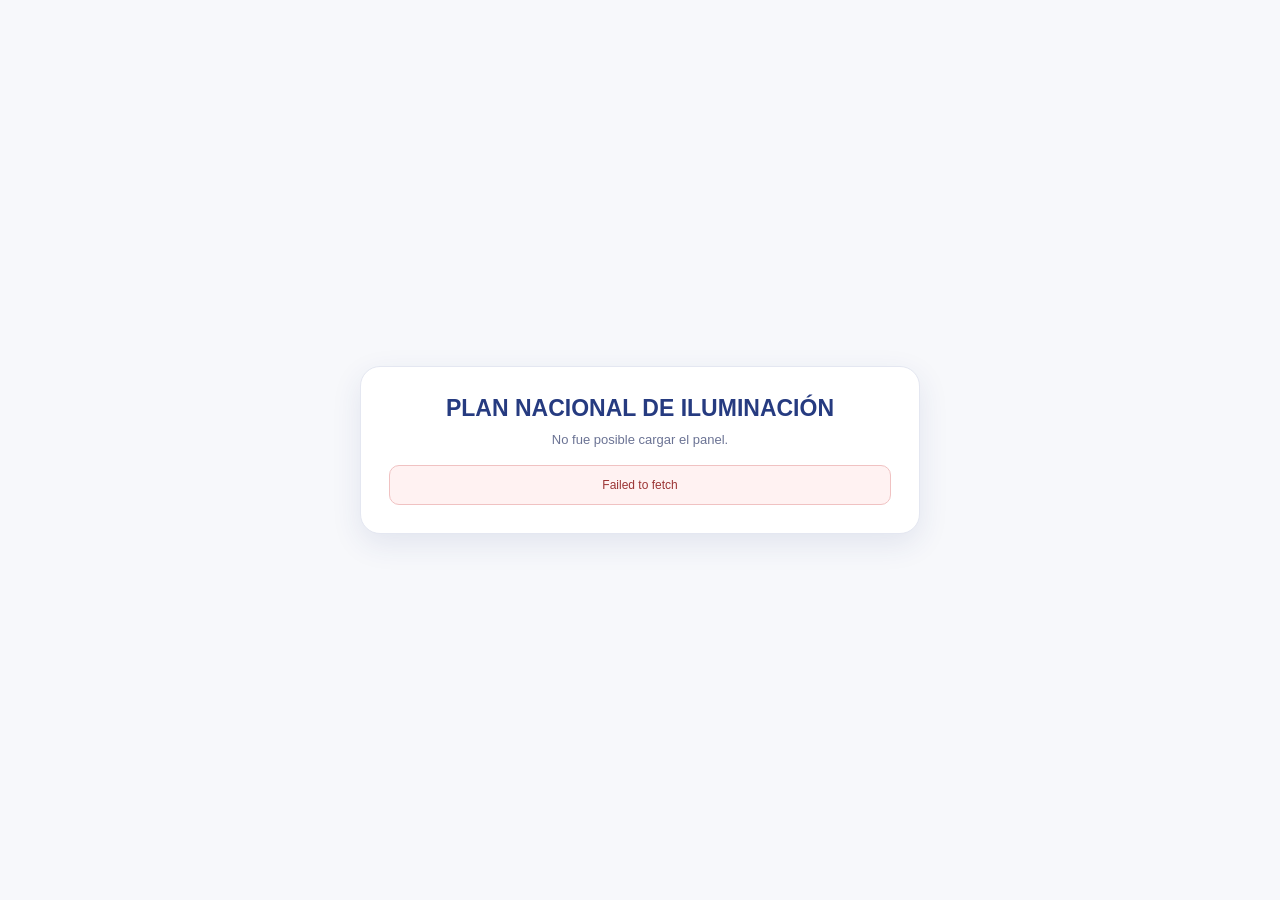
<file: admin.html>
<!doctype html>
<html lang="es">
<head>
<meta charset="utf-8">
<meta name="viewport" content="width=device-width,initial-scale=1">
<meta name="theme-color" content="#263B80">
<meta name="robots" content="noindex,nofollow">
<title>Administración · Plan Nacional de Iluminación</title>
<style>
:root{--navy:#263B80;--teal:#2CA58D;--bg:#F7F8FB;--text:#1B2340;--muted:#6B7394}*{box-sizing:border-box}body{margin:0;background:var(--bg);font-family:Inter,Segoe UI,Arial,sans-serif;color:var(--text);display:grid;place-items:center;min-height:100vh}.box{width:min(560px,calc(100% - 32px));background:#fff;border:1px solid #E4E7F1;border-radius:20px;padding:28px;text-align:center;box-shadow:0 10px 30px rgba(38,59,128,.10)}.mark{width:54px;height:54px;margin:0 auto 16px;border-radius:50%;border:7px solid #E9ECF7;border-top-color:var(--teal);animation:s .8s linear infinite}h1{font-size:23px;color:var(--navy);margin:0 0 8px;text-transform:uppercase}p{color:var(--muted);font-size:13px;line-height:1.5;margin:0}.err{display:none;color:#9c3434;background:#fff2f2;border:1px solid #f0c2c2;padding:12px;border-radius:10px;margin-top:15px;font-size:12px}@keyframes s{to{transform:rotate(360deg)}}
</style>
</head>
<body>
<div class="box"><div class="mark" id="spinner"></div><h1>Plan Nacional de Iluminación</h1><p id="msg">Cargando panel de administración…</p><div class="err" id="err"></div></div>
<script>
(async()=>{
 try{
  if(!('DecompressionStream' in window)) throw new Error('El navegador necesita una versión más reciente para abrir el tablero.');
  const files=['payload/admin-v9-01.b64','payload/admin-v9-02.b64','payload/admin-v9-03.b64','payload/admin-v9-04.b64','payload/admin-v9-05.b64','payload/admin-v9-06.b64','payload/admin-v9-07.b64','payload/admin-v9-08.b64'];
  const parts=await Promise.all(files.map(f=>fetch(f+'?v=9',{cache:'no-store'}).then(r=>{if(!r.ok)throw new Error('No se pudo cargar '+f);return r.text()})));
  const b64=parts.join('').replace(/\s/g,'');
  const bin=atob(b64);
  const bytes=new Uint8Array(bin.length);
  for(let i=0;i<bin.length;i++)bytes[i]=bin.charCodeAt(i);
  const stream=new Blob([bytes]).stream().pipeThrough(new DecompressionStream('gzip'));
  const html=await new Response(stream).text();
  document.open();document.write(html);document.close();
 }catch(e){
  document.getElementById('spinner').style.display='none';
  document.getElementById('msg').textContent='No fue posible cargar el panel.';
  const el=document.getElementById('err');el.style.display='block';el.textContent=e.message||String(e);
 }
})();
</script>
</body>
</html>
</file>
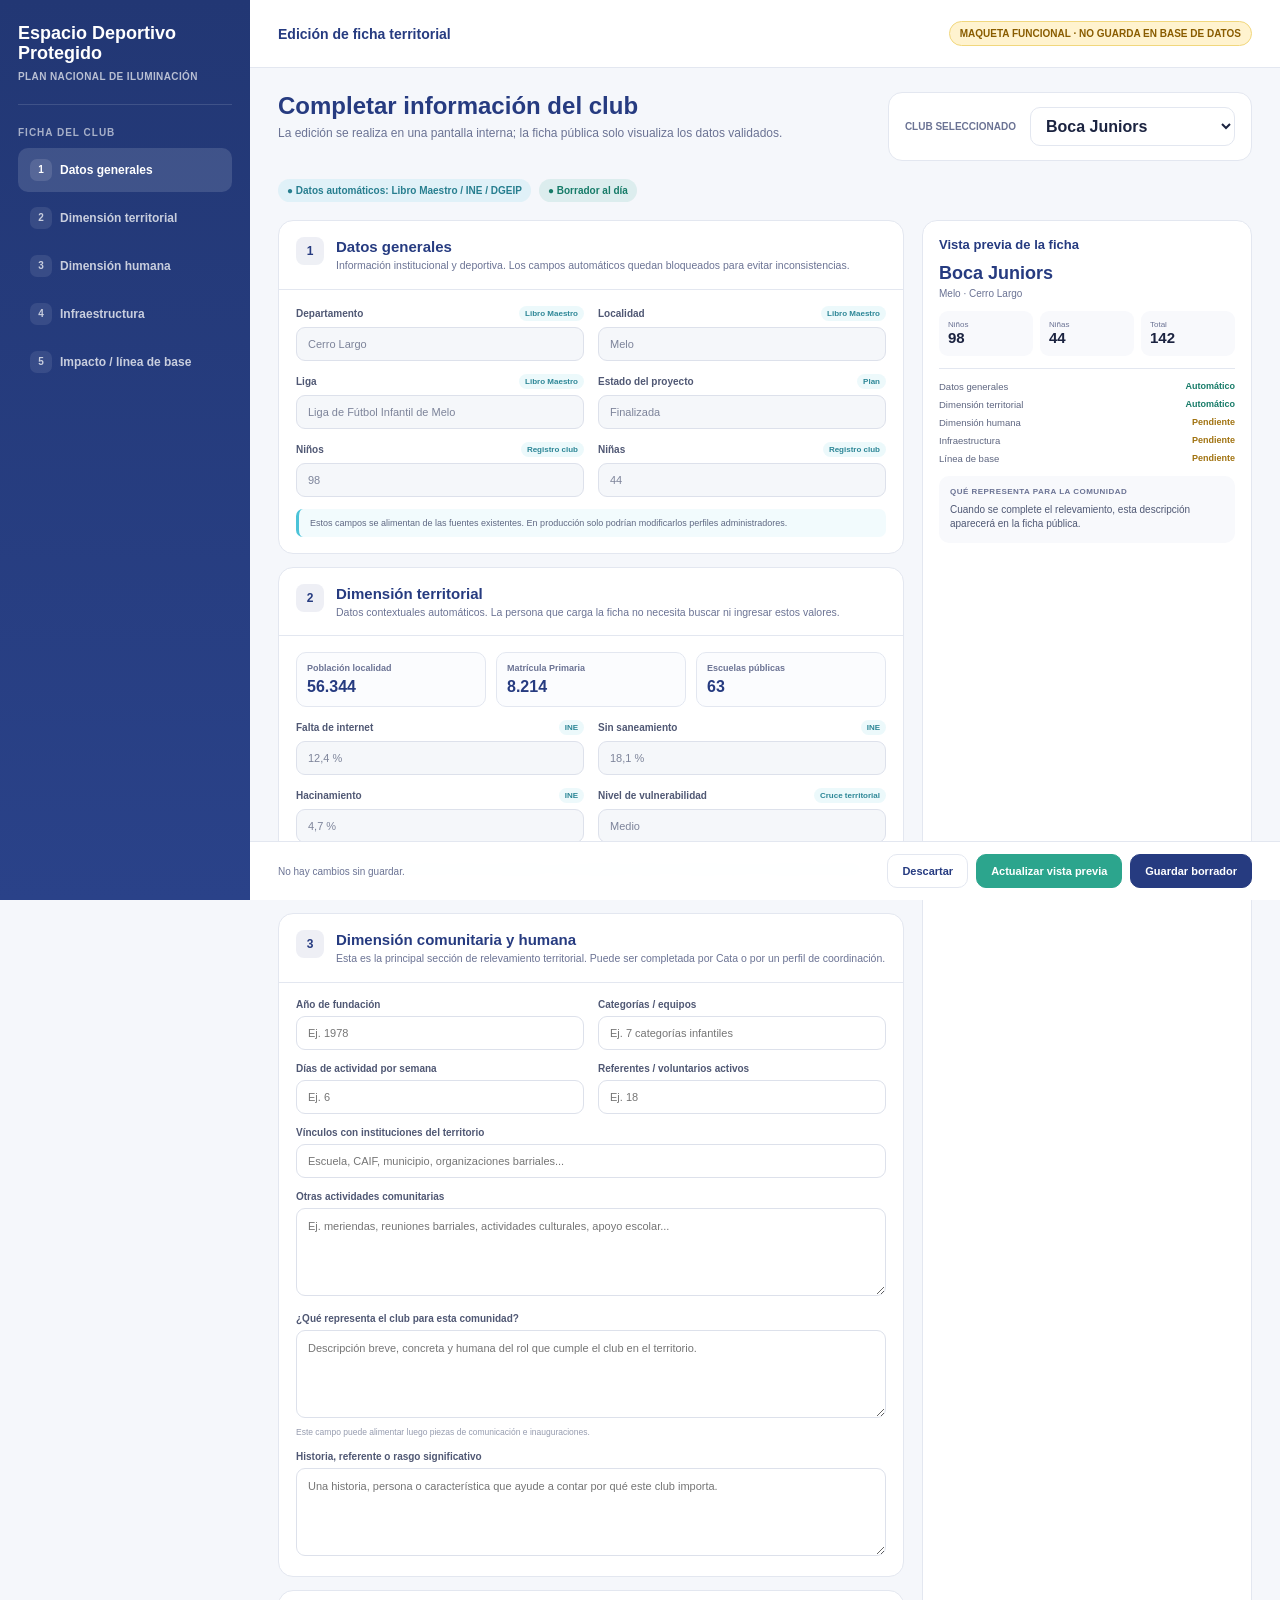
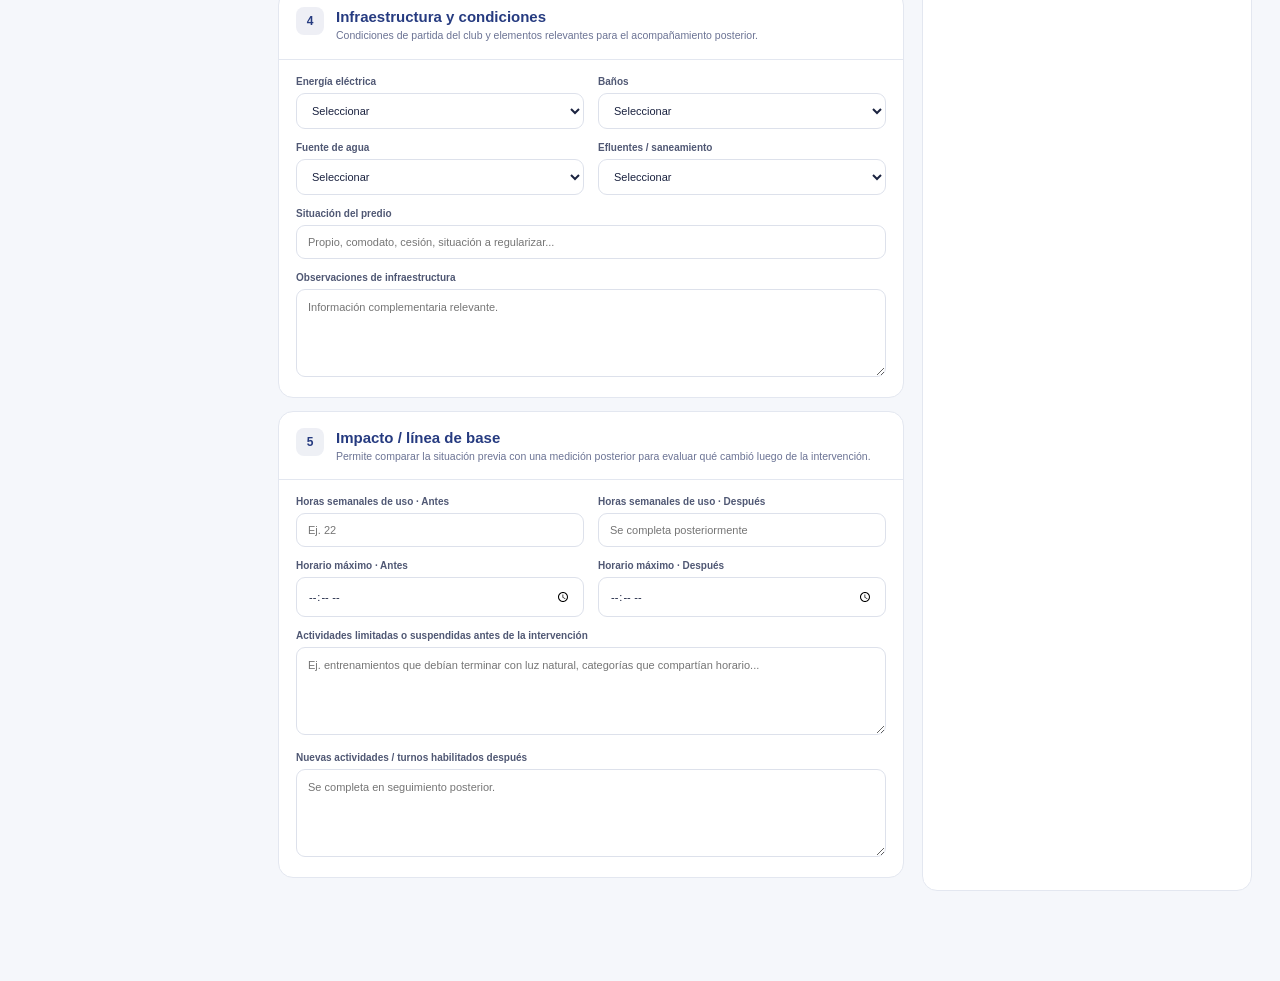
<file: territorial-edit.html>
<!doctype html>
<html lang="es">
<head>
<meta charset="utf-8">
<meta name="viewport" content="width=device-width,initial-scale=1">
<title>Maqueta · Edición territorial</title>
<style>
:root{--navy:#263B80;--teal:#2CA58D;--cyan:#4BC3D8;--bg:#F5F7FB;--card:#fff;--text:#1B2340;--muted:#6B7394;--border:#E3E7F0;--soft:#F8F9FC;--warn:#C48C18;--ok:#167B68}*{box-sizing:border-box}body{margin:0;font-family:Inter,Segoe UI,Arial,sans-serif;background:var(--bg);color:var(--text)}button,input,select,textarea{font:inherit}.shell{min-height:100vh;display:grid;grid-template-columns:250px 1fr}.side{background:linear-gradient(180deg,#223774,#2A4289);color:#fff;padding:24px 18px;position:sticky;top:0;height:100vh}.brand{font-weight:800;font-size:18px;line-height:1.1}.brand small{display:block;margin-top:7px;font-size:10px;font-weight:600;opacity:.68;letter-spacing:.04em}.side hr{border:0;border-top:1px solid rgba(255,255,255,.13);margin:22px 0}.side h4{font-size:10px;text-transform:uppercase;letter-spacing:.1em;opacity:.6;margin:0 0 8px}.navbtn{width:100%;border:0;background:transparent;color:#fff;text-align:left;padding:11px 12px;border-radius:10px;cursor:pointer;margin:2px 0;font-size:12px;font-weight:700;opacity:.75}.navbtn.active,.navbtn:hover{background:rgba(255,255,255,.13);opacity:1}.navbtn span{display:inline-grid;place-items:center;width:22px;height:22px;border-radius:7px;background:rgba(255,255,255,.12);margin-right:8px;font-size:10px}.main{min-width:0}.top{height:68px;background:#fff;border-bottom:1px solid var(--border);display:flex;align-items:center;justify-content:space-between;padding:0 28px;position:sticky;top:0;z-index:10}.top strong{font-size:14px;color:var(--navy)}.mock{font-size:10px;font-weight:800;color:#895C00;background:#FFF3CF;border:1px solid #F1D77D;border-radius:999px;padding:6px 10px}.content{padding:24px 28px 90px;max-width:1440px;margin:0 auto}.headline{display:flex;justify-content:space-between;align-items:flex-start;gap:20px;margin-bottom:18px}.headline h1{font-size:24px;color:var(--navy);margin:0 0 6px}.headline p{font-size:12px;color:var(--muted);margin:0}.clubbox{background:#fff;border:1px solid var(--border);border-radius:14px;padding:14px 16px;display:flex;gap:14px;align-items:center}.clubbox label{font-size:10px;font-weight:800;color:var(--muted);text-transform:uppercase}.clubbox select{border:1px solid var(--border);border-radius:10px;padding:9px 34px 9px 11px;color:var(--text);background:#fff;font-weight:700}.statusline{display:flex;gap:8px;flex-wrap:wrap;margin:0 0 18px}.pill{display:inline-flex;align-items:center;gap:6px;border-radius:999px;padding:6px 9px;font-size:10px;font-weight:800;background:#EDF0F7;color:#59617E}.pill.auto{background:rgba(75,195,216,.12);color:#277E8F}.pill.draft{background:rgba(232,201,60,.17);color:#80670B}.pill.saved{background:rgba(44,165,141,.12);color:#167B68}.grid{display:grid;grid-template-columns:minmax(0,1fr) 330px;gap:18px}.formcol{min-width:0}.section{background:#fff;border:1px solid var(--border);border-radius:15px;margin-bottom:13px;overflow:hidden}.sectionhead{display:flex;gap:12px;align-items:flex-start;padding:16px 17px;border-bottom:1px solid var(--border)}.num{width:28px;height:28px;border-radius:8px;display:grid;place-items:center;background:rgba(38,59,128,.08);color:var(--navy);font-size:12px;font-weight:800;flex:0 0 auto}.sectionhead h2{font-size:15px;margin:1px 0 3px;color:var(--navy)}.sectionhead p{font-size:10.5px;margin:0;color:var(--muted);line-height:1.4}.body{padding:16px 17px}.fields{display:grid;grid-template-columns:repeat(2,minmax(0,1fr));gap:13px 14px}.field{min-width:0}.field.full{grid-column:1/-1}.field label{display:flex;justify-content:space-between;gap:8px;align-items:center;font-size:10px;font-weight:800;color:#505874;margin-bottom:6px}.source{font-size:8px;font-weight:800;color:#2C8696;background:rgba(75,195,216,.1);padding:3px 6px;border-radius:999px}.field input,.field select,.field textarea{width:100%;border:1px solid #DDE1EB;border-radius:9px;padding:10px 11px;background:#fff;color:var(--text);font-size:11px;outline:none}.field textarea{min-height:88px;resize:vertical;line-height:1.45}.field input:focus,.field select:focus,.field textarea:focus{border-color:#8D9DCE;box-shadow:0 0 0 3px rgba(38,59,128,.08)}.field input[readonly],.field textarea[readonly]{background:#F5F7FA;color:#7D849A}.help{font-size:8.5px;color:#969CAF;margin-top:5px;line-height:1.3}.row3{display:grid;grid-template-columns:repeat(3,minmax(0,1fr));gap:10px}.mini{border:1px solid var(--border);border-radius:10px;padding:10px;background:#FBFCFE}.mini b{display:block;font-size:9px;color:var(--muted);margin-bottom:5px}.mini strong{font-size:16px;color:var(--navy)}.sourcebox{margin-top:12px;border-left:3px solid var(--cyan);background:rgba(75,195,216,.07);padding:9px 11px;border-radius:7px;font-size:9px;color:#5F6883}.sidecard{background:#fff;border:1px solid var(--border);border-radius:15px;padding:16px;position:sticky;top:87px}.sidecard h3{font-size:13px;color:var(--navy);margin:0 0 11px}.previewtitle{font-size:18px;font-weight:800;color:var(--navy);line-height:1.15}.previewsub{font-size:10px;color:var(--muted);margin-top:4px}.kpis{display:grid;grid-template-columns:repeat(3,1fr);gap:7px;margin:12px 0}.kpi{background:var(--soft);border-radius:9px;padding:9px}.kpi span{font-size:8px;color:var(--muted);display:block}.kpi b{font-size:15px;color:var(--text)}.checklist{display:grid;gap:7px;border-top:1px solid var(--border);padding-top:12px}.check{display:flex;justify-content:space-between;gap:8px;font-size:9.5px;color:#5E6680}.check b{font-size:9px;color:var(--ok)}.check b.pending{color:#A17311}.story{margin-top:12px;padding:11px;background:#F8F9FC;border-radius:10px}.story label{display:block;font-size:8px;text-transform:uppercase;letter-spacing:.06em;color:var(--muted);font-weight:800}.story p{font-size:10px;line-height:1.45;margin:7px 0 0;color:#4F5874}.actions{position:fixed;bottom:0;left:250px;right:0;background:rgba(255,255,255,.96);backdrop-filter:blur(7px);border-top:1px solid var(--border);padding:12px 28px;display:flex;justify-content:space-between;align-items:center;z-index:20}.changes{font-size:10px;color:var(--muted)}.buttons{display:flex;gap:8px}.btn{border:1px solid var(--border);background:#fff;color:var(--navy);font-weight:800;font-size:11px;padding:10px 14px;border-radius:10px;cursor:pointer}.btn.primary{background:var(--navy);border-color:var(--navy);color:#fff}.btn.teal{background:var(--teal);border-color:var(--teal);color:#fff}.toast{position:fixed;right:24px;bottom:76px;background:#17234A;color:#fff;padding:11px 14px;border-radius:10px;font-size:10px;box-shadow:0 8px 24px rgba(0,0,0,.18);opacity:0;transform:translateY(8px);pointer-events:none;transition:.2s}.toast.show{opacity:1;transform:translateY(0)}
@media(max-width:1050px){.shell{grid-template-columns:210px 1fr}.actions{left:210px}.grid{grid-template-columns:1fr}.sidecard{position:relative;top:auto}.side{padding-inline:14px}}
@media(max-width:760px){.shell{display:block}.side{display:none}.actions{left:0;padding:10px 12px}.content{padding:18px 12px 90px}.top{padding:0 14px}.headline{display:block}.clubbox{margin-top:12px;display:block}.clubbox select{width:100%;margin-top:6px}.fields{grid-template-columns:1fr}.field.full{grid-column:auto}.row3{grid-template-columns:1fr}.buttons .btn:first-child{display:none}}
</style>
</head>
<body>
<div class="shell">
<aside class="side">
  <div class="brand">Espacio Deportivo<br>Protegido<small>PLAN NACIONAL DE ILUMINACIÓN</small></div>
  <hr>
  <h4>Ficha del club</h4>
  <button class="navbtn active" data-go="general"><span>1</span>Datos generales</button>
  <button class="navbtn" data-go="territorial"><span>2</span>Dimensión territorial</button>
  <button class="navbtn" data-go="comunidad"><span>3</span>Dimensión humana</button>
  <button class="navbtn" data-go="infra"><span>4</span>Infraestructura</button>
  <button class="navbtn" data-go="impacto"><span>5</span>Impacto / línea de base</button>
</aside>
<main class="main">
  <div class="top"><strong>Edición de ficha territorial</strong><span class="mock">MAQUETA FUNCIONAL · NO GUARDA EN BASE DE DATOS</span></div>
  <div class="content">
    <div class="headline">
      <div><h1>Completar información del club</h1><p>La edición se realiza en una pantalla interna; la ficha pública solo visualiza los datos validados.</p></div>
      <div class="clubbox"><label for="club">Club seleccionado</label><select id="club"><option>Boca Juniors</option><option>José Pedro Varela</option><option>Ciudad del Plata</option><option>Club de prueba</option></select></div>
    </div>
    <div class="statusline"><span class="pill auto">● Datos automáticos: Libro Maestro / INE / DGEIP</span><span class="pill draft" id="draftState">● Sin cambios</span></div>
    <div class="grid">
      <div class="formcol">
        <section class="section" id="general"><div class="sectionhead"><span class="num">1</span><div><h2>Datos generales</h2><p>Información institucional y deportiva. Los campos automáticos quedan bloqueados para evitar inconsistencias.</p></div></div><div class="body"><div class="fields">
          <div class="field"><label>Departamento <span class="source">Libro Maestro</span></label><input readonly value="Cerro Largo"></div>
          <div class="field"><label>Localidad <span class="source">Libro Maestro</span></label><input readonly value="Melo"></div>
          <div class="field"><label>Liga <span class="source">Libro Maestro</span></label><input readonly value="Liga de Fútbol Infantil de Melo"></div>
          <div class="field"><label>Estado del proyecto <span class="source">Plan</span></label><input readonly value="Finalizada"></div>
          <div class="field"><label>Niños <span class="source">Registro club</span></label><input readonly value="98"></div>
          <div class="field"><label>Niñas <span class="source">Registro club</span></label><input readonly value="44"></div>
        </div><div class="sourcebox">Estos campos se alimentan de las fuentes existentes. En producción solo podrían modificarlos perfiles administradores.</div></div></section>

        <section class="section" id="territorial"><div class="sectionhead"><span class="num">2</span><div><h2>Dimensión territorial</h2><p>Datos contextuales automáticos. La persona que carga la ficha no necesita buscar ni ingresar estos valores.</p></div></div><div class="body"><div class="row3"><div class="mini"><b>Población localidad</b><strong>56.344</strong></div><div class="mini"><b>Matrícula Primaria</b><strong>8.214</strong></div><div class="mini"><b>Escuelas públicas</b><strong>63</strong></div></div><div class="fields" style="margin-top:13px">
          <div class="field"><label>Falta de internet <span class="source">INE</span></label><input readonly value="12,4 %"></div>
          <div class="field"><label>Sin saneamiento <span class="source">INE</span></label><input readonly value="18,1 %"></div>
          <div class="field"><label>Hacinamiento <span class="source">INE</span></label><input readonly value="4,7 %"></div>
          <div class="field"><label>Nivel de vulnerabilidad <span class="source">Cruce territorial</span></label><input readonly value="Medio"></div>
        </div><div class="sourcebox">Cada dato debería mostrar fuente y fecha de actualización. En esta maqueta los valores son ilustrativos para ver la experiencia de edición.</div></div></section>

        <section class="section" id="comunidad"><div class="sectionhead"><span class="num">3</span><div><h2>Dimensión comunitaria y humana</h2><p>Esta es la principal sección de relevamiento territorial. Puede ser completada por Cata o por un perfil de coordinación.</p></div></div><div class="body"><div class="fields">
          <div class="field"><label>Año de fundación</label><input data-edit name="fundacion" placeholder="Ej. 1978"></div>
          <div class="field"><label>Categorías / equipos</label><input data-edit name="categorias" placeholder="Ej. 7 categorías infantiles"></div>
          <div class="field"><label>Días de actividad por semana</label><input data-edit name="dias" type="number" min="0" max="7" placeholder="Ej. 6"></div>
          <div class="field"><label>Referentes / voluntarios activos</label><input data-edit name="voluntarios" type="number" min="0" placeholder="Ej. 18"></div>
          <div class="field full"><label>Vínculos con instituciones del territorio</label><input data-edit name="vinculos" placeholder="Escuela, CAIF, municipio, organizaciones barriales..."></div>
          <div class="field full"><label>Otras actividades comunitarias</label><textarea data-edit name="actividades" placeholder="Ej. meriendas, reuniones barriales, actividades culturales, apoyo escolar..."></textarea></div>
          <div class="field full"><label>¿Qué representa el club para esta comunidad?</label><textarea data-edit name="significado" placeholder="Descripción breve, concreta y humana del rol que cumple el club en el territorio."></textarea><div class="help">Este campo puede alimentar luego piezas de comunicación e inauguraciones.</div></div>
          <div class="field full"><label>Historia, referente o rasgo significativo</label><textarea data-edit name="historia" placeholder="Una historia, persona o característica que ayude a contar por qué este club importa."></textarea></div>
        </div></div></section>

        <section class="section" id="infra"><div class="sectionhead"><span class="num">4</span><div><h2>Infraestructura y condiciones</h2><p>Condiciones de partida del club y elementos relevantes para el acompañamiento posterior.</p></div></div><div class="body"><div class="fields">
          <div class="field"><label>Energía eléctrica</label><select data-edit name="energia"><option value="">Seleccionar</option><option>Sí</option><option>No</option><option>Parcial / precaria</option></select></div>
          <div class="field"><label>Baños</label><select data-edit name="banos"><option value="">Seleccionar</option><option>Buenos</option><option>Regulares</option><option>Malos</option><option>No dispone</option></select></div>
          <div class="field"><label>Fuente de agua</label><select data-edit name="agua"><option value="">Seleccionar</option><option>OSE</option><option>Pozo</option><option>Otra</option><option>No dispone</option></select></div>
          <div class="field"><label>Efluentes / saneamiento</label><select data-edit name="saneamiento"><option value="">Seleccionar</option><option>Red de saneamiento</option><option>Pozo negro</option><option>Otra solución</option><option>Sin solución</option></select></div>
          <div class="field full"><label>Situación del predio</label><input data-edit name="predio" placeholder="Propio, comodato, cesión, situación a regularizar..."></div>
          <div class="field full"><label>Observaciones de infraestructura</label><textarea data-edit name="obsinfra" placeholder="Información complementaria relevante."></textarea></div>
        </div></div></section>

        <section class="section" id="impacto"><div class="sectionhead"><span class="num">5</span><div><h2>Impacto / línea de base</h2><p>Permite comparar la situación previa con una medición posterior para evaluar qué cambió luego de la intervención.</p></div></div><div class="body"><div class="fields">
          <div class="field"><label>Horas semanales de uso · Antes</label><input data-edit name="horasAntes" type="number" min="0" placeholder="Ej. 22"></div>
          <div class="field"><label>Horas semanales de uso · Después</label><input data-edit name="horasDespues" type="number" min="0" placeholder="Se completa posteriormente"></div>
          <div class="field"><label>Horario máximo · Antes</label><input data-edit name="horarioAntes" type="time"></div>
          <div class="field"><label>Horario máximo · Después</label><input data-edit name="horarioDespues" type="time"></div>
          <div class="field full"><label>Actividades limitadas o suspendidas antes de la intervención</label><textarea data-edit name="limitaciones" placeholder="Ej. entrenamientos que debían terminar con luz natural, categorías que compartían horario..."></textarea></div>
          <div class="field full"><label>Nuevas actividades / turnos habilitados después</label><textarea data-edit name="nuevas" placeholder="Se completa en seguimiento posterior."></textarea></div>
        </div></div></section>
      </div>

      <aside class="sidecard">
        <h3>Vista previa de la ficha</h3><div class="previewtitle" id="prevClub">Boca Juniors</div><div class="previewsub">Melo · Cerro Largo</div>
        <div class="kpis"><div class="kpi"><span>Niños</span><b>98</b></div><div class="kpi"><span>Niñas</span><b>44</b></div><div class="kpi"><span>Total</span><b>142</b></div></div>
        <div class="checklist"><div class="check"><span>Datos generales</span><b>Automático</b></div><div class="check"><span>Dimensión territorial</span><b>Automático</b></div><div class="check"><span>Dimensión humana</span><b class="pending" id="humanCheck">Pendiente</b></div><div class="check"><span>Infraestructura</span><b class="pending" id="infraCheck">Pendiente</b></div><div class="check"><span>Línea de base</span><b class="pending" id="impactCheck">Pendiente</b></div></div>
        <div class="story"><label>Qué representa para la comunidad</label><p id="storyPreview">Cuando se complete el relevamiento, esta descripción aparecerá en la ficha pública.</p></div>
      </aside>
    </div>
  </div>
</main>
</div>
<div class="actions"><div class="changes" id="changes">No hay cambios sin guardar.</div><div class="buttons"><button class="btn" id="discard">Descartar</button><button class="btn teal" id="previewBtn">Actualizar vista previa</button><button class="btn primary" id="save">Guardar borrador</button></div></div>
<div class="toast" id="toast"></div>
<script>
(()=>{
 const STORAGE='pni_territorial_edit_mockup_v1';
 const inputs=[...document.querySelectorAll('[data-edit]')], draft=document.getElementById('draftState'), changes=document.getElementById('changes'), toast=document.getElementById('toast');
 let dirty=false;
 const key=()=>STORAGE+'_'+document.getElementById('club').value;
 const notify=t=>{toast.textContent=t;toast.classList.add('show');setTimeout(()=>toast.classList.remove('show'),1800)};
 const setDirty=v=>{dirty=v;draft.textContent=v?'● Cambios sin guardar':'● Borrador al día';draft.className='pill '+(v?'draft':'saved');changes.textContent=v?'Hay cambios sin guardar.':'No hay cambios sin guardar.'};
 const data=()=>Object.fromEntries(inputs.map(i=>[i.name,i.value]));
 const load=()=>{const raw=localStorage.getItem(key());const d=raw?JSON.parse(raw):{};inputs.forEach(i=>i.value=d[i.name]||'');setDirty(false);preview();};
 function preview(){
   document.getElementById('prevClub').textContent=document.getElementById('club').value;
   const d=data();
   document.getElementById('storyPreview').textContent=d.significado||'Cuando se complete el relevamiento, esta descripción aparecerá en la ficha pública.';
   const mark=(id,ok)=>{const e=document.getElementById(id);e.textContent=ok?'Completo':'Pendiente';e.className=ok?'':'pending'};
   mark('humanCheck',!!(d.fundacion||d.categorias||d.significado||d.historia));mark('infraCheck',!!(d.energia||d.banos||d.agua||d.saneamiento));mark('impactCheck',!!(d.horasAntes||d.horarioAntes||d.limitaciones));
 }
 inputs.forEach(i=>i.addEventListener('input',()=>{setDirty(true);if(i.name==='significado')preview()}));
 document.getElementById('save').onclick=()=>{localStorage.setItem(key(),JSON.stringify(data()));setDirty(false);preview();notify('Borrador guardado en este navegador')};
 document.getElementById('discard').onclick=()=>{if(dirty&&!confirm('¿Descartar los cambios no guardados?'))return;load();notify('Cambios descartados')};
 document.getElementById('previewBtn').onclick=()=>{preview();notify('Vista previa actualizada')};
 document.getElementById('club').onchange=()=>{load()};
 document.querySelectorAll('[data-go]').forEach(b=>b.onclick=()=>{document.querySelectorAll('.navbtn').forEach(x=>x.classList.remove('active'));b.classList.add('active');document.getElementById(b.dataset.go).scrollIntoView({behavior:'smooth',block:'start'})});
 window.addEventListener('beforeunload',e=>{if(dirty){e.preventDefault();e.returnValue=''}});
 load();
})();
</script>
</body>
</html>
</file>
<file: club-detail.css>
/* Ficha territorial por club — mejora aislada sobre el tablero público */
.pni-club-clickable{cursor:pointer!important;color:#263B80!important;font-weight:700!important;text-decoration:underline;text-decoration-color:rgba(38,59,128,.22);text-underline-offset:3px;border-radius:5px;outline:none}
.pni-club-clickable:focus{box-shadow:0 0 0 3px rgba(38,59,128,.18)}
@media (hover:hover) and (pointer:fine){.pni-club-clickable:hover{background:rgba(38,59,128,.06)!important;text-decoration-color:#263B80}}

.pni-club-backdrop{position:fixed;inset:0;z-index:999997;border:0;background:rgba(20,28,55,.28);opacity:0;visibility:hidden;transition:opacity .2s ease,visibility .2s ease;padding:0;margin:0}
.pni-club-backdrop.is-open{opacity:1;visibility:visible}
.pni-club-panel{--pni-navy:#263B80;--pni-teal:#2CA58D;--pni-cyan:#4BC3D8;--pni-red:#EA5455;--pni-yellow:#E8C93C;--pni-text:#1B2340;--pni-muted:#6B7394;--pni-border:#E4E7F1;position:fixed;z-index:999998;right:0;top:0;height:100%;width:min(760px,48vw);background:#fff;color:var(--pni-text);font-family:inherit;box-shadow:-18px 0 46px rgba(24,35,72,.18);transform:translateX(105%);transition:transform .26s ease;overflow:hidden}
.pni-club-panel.is-open{transform:translateX(0)}
.pni-panel-inner{height:100%;display:flex;flex-direction:column;min-width:0;background:#fff}
.pni-panel-header{display:flex;align-items:flex-start;gap:16px;justify-content:space-between;padding:22px 24px 14px;border-bottom:1px solid var(--pni-border);background:#fff}
.pni-panel-title-wrap{min-width:0}.pni-eyebrow{font-size:10px;font-weight:800;letter-spacing:.1em;text-transform:uppercase;color:var(--pni-teal);margin-bottom:5px}.pni-panel-header h2{margin:0;color:var(--pni-navy);font-size:22px;line-height:1.15;overflow-wrap:anywhere}.pni-panel-header p{margin:5px 0 0;color:var(--pni-muted);font-size:12px}.pni-close{flex:0 0 auto;width:42px;height:42px;border:1px solid var(--pni-border);border-radius:12px;background:#fff;color:var(--pni-navy);font-size:28px;line-height:1;cursor:pointer}.pni-close:hover{background:#F6F7FB}.pni-close:focus{outline:3px solid rgba(38,59,128,.18);outline-offset:2px}

.pni-summary-strip{display:grid;grid-template-columns:repeat(4,minmax(0,1fr));gap:0;border-bottom:1px solid var(--pni-border);background:#FBFCFE}.pni-summary-strip>div{padding:12px 16px;border-right:1px solid var(--pni-border);min-width:0}.pni-summary-strip>div:last-child{border-right:0}.pni-summary-strip span{display:block;color:var(--pni-muted);font-size:10px;text-transform:uppercase;letter-spacing:.05em}.pni-summary-strip strong{display:block;margin-top:2px;font-size:19px;color:var(--pni-text);white-space:nowrap;overflow:hidden;text-overflow:ellipsis}
.pni-tabs{display:flex;gap:4px;overflow-x:auto;padding:8px 12px;border-bottom:1px solid var(--pni-border);background:#fff;scrollbar-width:thin}.pni-tabs button{flex:0 0 auto;border:0;background:transparent;color:var(--pni-muted);font:inherit;font-size:11px;font-weight:700;padding:9px 10px;border-radius:8px;cursor:pointer}.pni-tabs button.is-active{background:rgba(38,59,128,.08);color:var(--pni-navy)}.pni-tabs button:focus{outline:2px solid rgba(38,59,128,.22);outline-offset:1px}
.pni-panel-scroll{flex:1;overflow-y:auto;overscroll-behavior:contain;padding:16px 18px 28px;background:#F8F9FC}.pni-detail-section{background:#fff;border:1px solid var(--pni-border);border-radius:14px;padding:16px;margin-bottom:12px}.pni-detail-section[hidden]{display:none!important}.pni-section-head{display:flex;align-items:flex-start;gap:10px;margin-bottom:14px}.pni-section-num{flex:0 0 auto;width:26px;height:26px;border-radius:8px;display:grid;place-items:center;background:rgba(38,59,128,.08);color:var(--pni-navy);font-size:12px;font-weight:800}.pni-section-head h3{margin:1px 0 0;font-size:15px;color:var(--pni-navy)}.pni-section-head p{margin:4px 0 0;color:var(--pni-muted);font-size:11px;line-height:1.4}

.pni-kv-grid{display:grid;grid-template-columns:repeat(2,minmax(0,1fr));gap:0 18px}.pni-kv{display:grid;grid-template-columns:minmax(118px,.78fr) minmax(0,1.22fr);gap:10px;padding:8px 0;border-bottom:1px solid #F0F2F7;min-width:0}.pni-kv-wide{grid-column:1/-1}.pni-kv dt{font-size:10.5px;color:var(--pni-muted);font-weight:700}.pni-kv dd{margin:0;font-size:11px;font-weight:650;color:var(--pni-text);overflow-wrap:anywhere}.pni-empty{color:#A0A6BA;font-style:italic;font-weight:500!important}
.pni-status{display:inline-flex;align-items:center;min-height:22px;padding:3px 8px;border-radius:999px;font-size:10px;font-weight:800;line-height:1.2}.pni-status-neutral{background:#EEF1F7;color:#5D6686}.pni-status-good{background:rgba(44,165,141,.13);color:#167B68}.pni-status-bad{background:rgba(234,84,85,.12);color:#B13F40}.pni-status-warn{background:rgba(232,201,60,.18);color:#856E0D}.pni-status-muted{background:#F0F1F5;color:#949AAD}

.pni-metrics-grid{display:grid;grid-template-columns:repeat(3,minmax(0,1fr));gap:9px;margin-bottom:11px}.pni-metric{border:1px solid var(--pni-border);border-radius:11px;padding:10px 11px;background:#FCFCFE;min-width:0}.pni-metric-label{font-size:9.5px;color:var(--pni-muted);line-height:1.25;min-height:24px}.pni-metric-value{margin-top:4px;font-size:18px;line-height:1.1;color:var(--pni-navy);font-weight:800;overflow-wrap:anywhere}.pni-metric-foot{margin-top:5px;color:#9298AB;font-size:8.5px;line-height:1.25}
.pni-territory-grid{display:grid;grid-template-columns:minmax(0,1.4fr) minmax(175px,.6fr);gap:10px}.pni-soft-card{border:1px solid var(--pni-border);border-radius:11px;padding:12px;background:#FBFCFE;min-width:0}.pni-soft-card h4{margin:0 0 10px;font-size:11px;color:var(--pni-text)}.pni-indicator{margin:9px 0}.pni-indicator-head{display:flex;justify-content:space-between;gap:10px;font-size:9.5px;color:var(--pni-muted)}.pni-indicator-head strong{color:var(--pni-text);font-size:9.5px}.pni-indicator-track{height:6px;border-radius:999px;background:#E9ECF3;overflow:hidden;margin-top:5px}.pni-indicator-track span{display:block;height:100%;border-radius:inherit;background:var(--pni-navy)}.pni-inline-note{margin-top:10px;padding-top:8px;border-top:1px dashed var(--pni-border);font-size:9px;color:var(--pni-muted)}.pni-location-card{text-align:center;display:flex;flex-direction:column;align-items:center;justify-content:center}.pni-location-card h4{align-self:flex-start;text-align:left}.pni-location-pin{width:44px;height:44px;border-radius:50%;display:grid;place-items:center;background:rgba(75,195,216,.13);color:var(--pni-navy);font-size:25px;margin:3px 0 7px}.pni-location-card strong{font-size:12px;color:var(--pni-navy)}.pni-location-card span{font-size:10px;color:var(--pni-muted);margin-top:2px}.pni-location-card p{font-size:9px;color:var(--pni-muted);line-height:1.35;margin:8px 0 2px}.pni-location-card small{font-size:8.5px;color:#8D94A9}.pni-dept-strip{display:flex;flex-wrap:wrap;gap:8px 18px;margin-top:10px;border-radius:9px;background:#F7F8FB;padding:9px 11px;font-size:9.5px;color:var(--pni-muted)}.pni-dept-strip b{color:var(--pni-text);margin-right:4px}
.pni-narrative-grid{display:grid;grid-template-columns:1fr 1fr;gap:10px;margin-top:11px}.pni-narrative{border:1px dashed #D9DDE9;border-radius:11px;padding:12px;background:#FCFCFE}.pni-narrative label{display:block;font-size:10px;font-weight:800;color:var(--pni-text);margin-bottom:7px}.pni-narrative p{margin:0;font-size:10px;line-height:1.5}
.pni-baseline-note{border-left:3px solid var(--pni-cyan);background:rgba(75,195,216,.08);padding:9px 11px;border-radius:7px;font-size:10px;color:#59617E;margin-bottom:11px}.pni-impact-list{display:grid;gap:8px}.pni-impact-row{display:grid;grid-template-columns:minmax(145px,1.35fr) minmax(100px,.8fr) minmax(100px,.8fr);gap:10px;align-items:center;border-bottom:1px solid #F0F2F7;padding:8px 0}.pni-impact-row>span{font-size:10.5px;color:var(--pni-text);font-weight:700}.pni-impact-row>div{display:grid;grid-template-columns:auto minmax(28px,1fr) auto;gap:6px;align-items:center}.pni-impact-row b{font-size:8.5px;color:var(--pni-muted)}.pni-impact-row i{height:5px;border-radius:99px;background:#E7EAF2}.pni-impact-row div:nth-child(3) i{background:rgba(38,59,128,.22)}.pni-impact-row em{font-style:normal;font-size:9px;color:var(--pni-muted)}.pni-impact-metrics{margin-top:12px;margin-bottom:0}
.pni-current-state{font-size:10px;color:var(--pni-muted);margin-bottom:12px}.pni-timeline{list-style:none;margin:0;padding:0;display:grid;grid-template-columns:repeat(5,minmax(0,1fr));gap:0}.pni-timeline li{position:relative;text-align:center;padding:0 5px}.pni-timeline li:not(:last-child)::after{content:"";position:absolute;top:13px;left:58%;right:-42%;height:2px;background:#E3E6EF}.pni-timeline li>span{position:relative;z-index:1;width:27px;height:27px;border-radius:50%;display:grid;place-items:center;margin:0 auto 7px;background:#EEF1F7;color:var(--pni-navy);border:1px solid #DDE1EC;font-size:10px;font-weight:800}.pni-timeline strong{display:block;font-size:9px;line-height:1.25;color:var(--pni-text)}.pni-timeline small{display:block;margin-top:4px;font-size:8px;color:#9AA0B3;line-height:1.25}

@media (min-width:981px){.pni-club-backdrop{display:none}}
@media (max-width:1180px){.pni-club-panel{width:min(780px,62vw)}.pni-metrics-grid{grid-template-columns:repeat(2,minmax(0,1fr))}}
@media (max-width:980px){.pni-club-panel{width:min(760px,82vw)}.pni-club-backdrop{display:block}.pni-kv-grid{grid-template-columns:1fr}.pni-kv-wide{grid-column:auto}.pni-territory-grid{grid-template-columns:1fr}.pni-narrative-grid{grid-template-columns:1fr}.pni-timeline{grid-template-columns:1fr;gap:6px}.pni-timeline li{text-align:left;display:grid;grid-template-columns:32px 1fr;gap:8px;padding:4px 0}.pni-timeline li>span{margin:0}.pni-timeline li:not(:last-child)::after{top:31px;left:13px;bottom:-7px;width:2px;height:auto;right:auto}}
@media (max-width:700px){.pni-club-panel{width:100vw;max-width:100vw}.pni-panel-header{padding:17px 16px 12px}.pni-panel-header h2{font-size:19px}.pni-summary-strip{grid-template-columns:repeat(2,1fr)}.pni-summary-strip>div:nth-child(2){border-right:0}.pni-summary-strip>div:nth-child(-n+2){border-bottom:1px solid var(--pni-border)}.pni-panel-scroll{padding:12px}.pni-detail-section{padding:13px}.pni-metrics-grid{grid-template-columns:repeat(2,minmax(0,1fr))}.pni-impact-row{grid-template-columns:1fr}.pni-impact-row>div{grid-template-columns:52px 1fr 20px}.pni-kv{grid-template-columns:110px minmax(0,1fr)}}
@media (max-width:420px){.pni-metrics-grid{grid-template-columns:1fr}.pni-summary-strip strong{font-size:17px}.pni-tabs{padding-inline:8px}.pni-kv{grid-template-columns:1fr;gap:3px}.pni-kv dt{font-size:9.5px}.pni-kv dd{font-size:11px}}
@media (prefers-reduced-motion:reduce){.pni-club-panel,.pni-club-backdrop{transition:none}}
</file>
